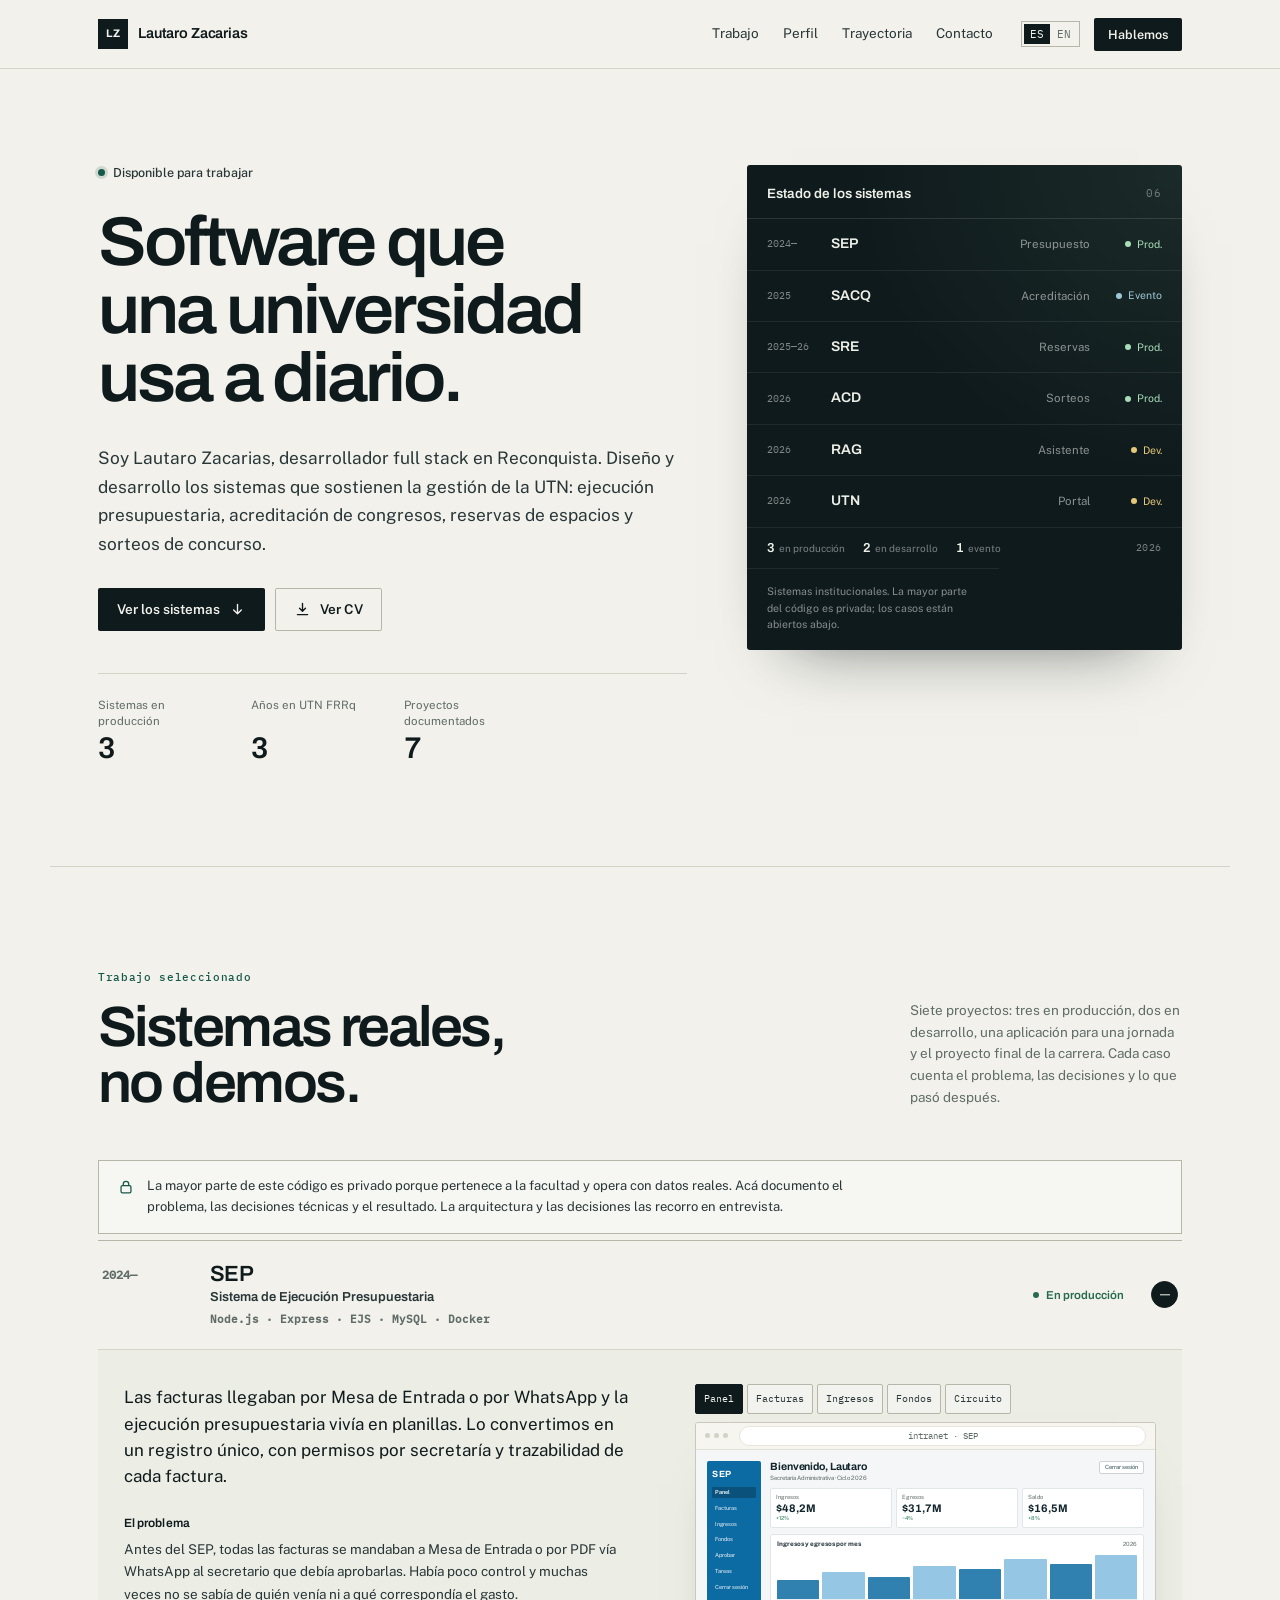
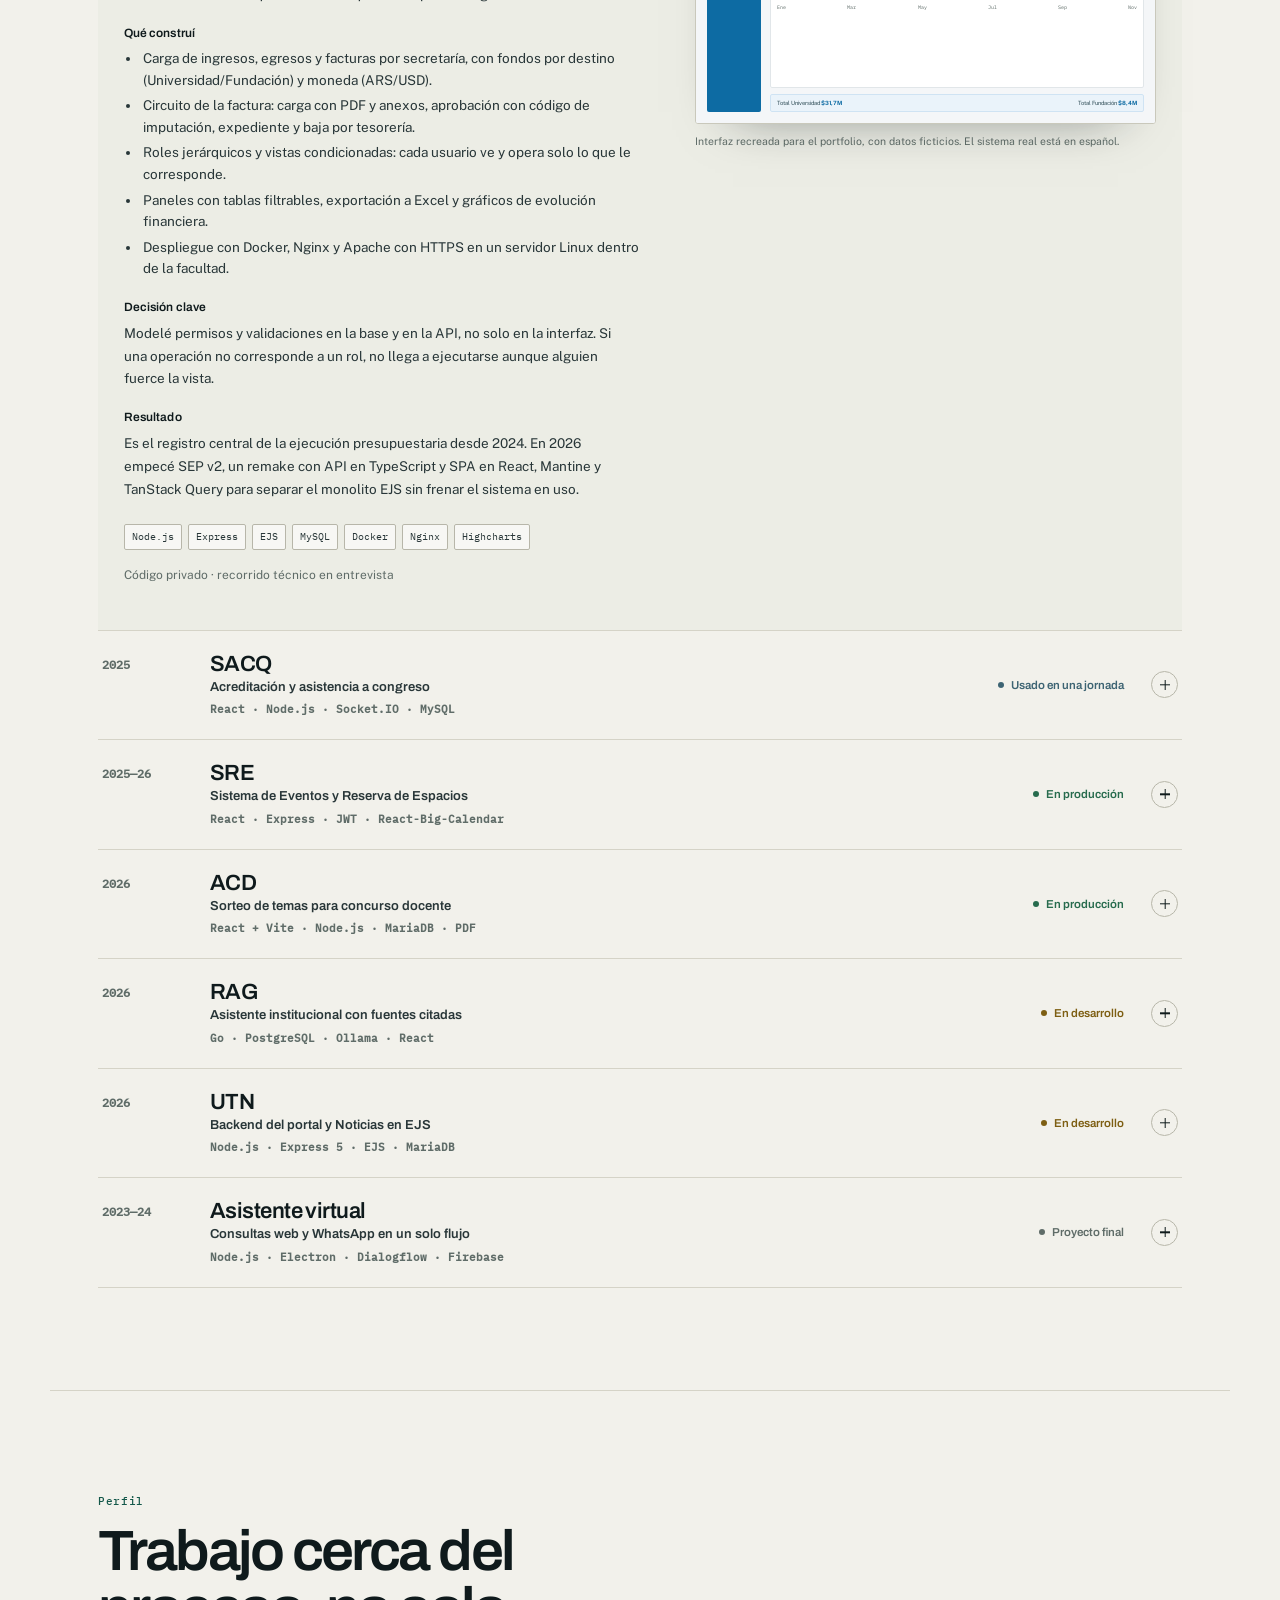
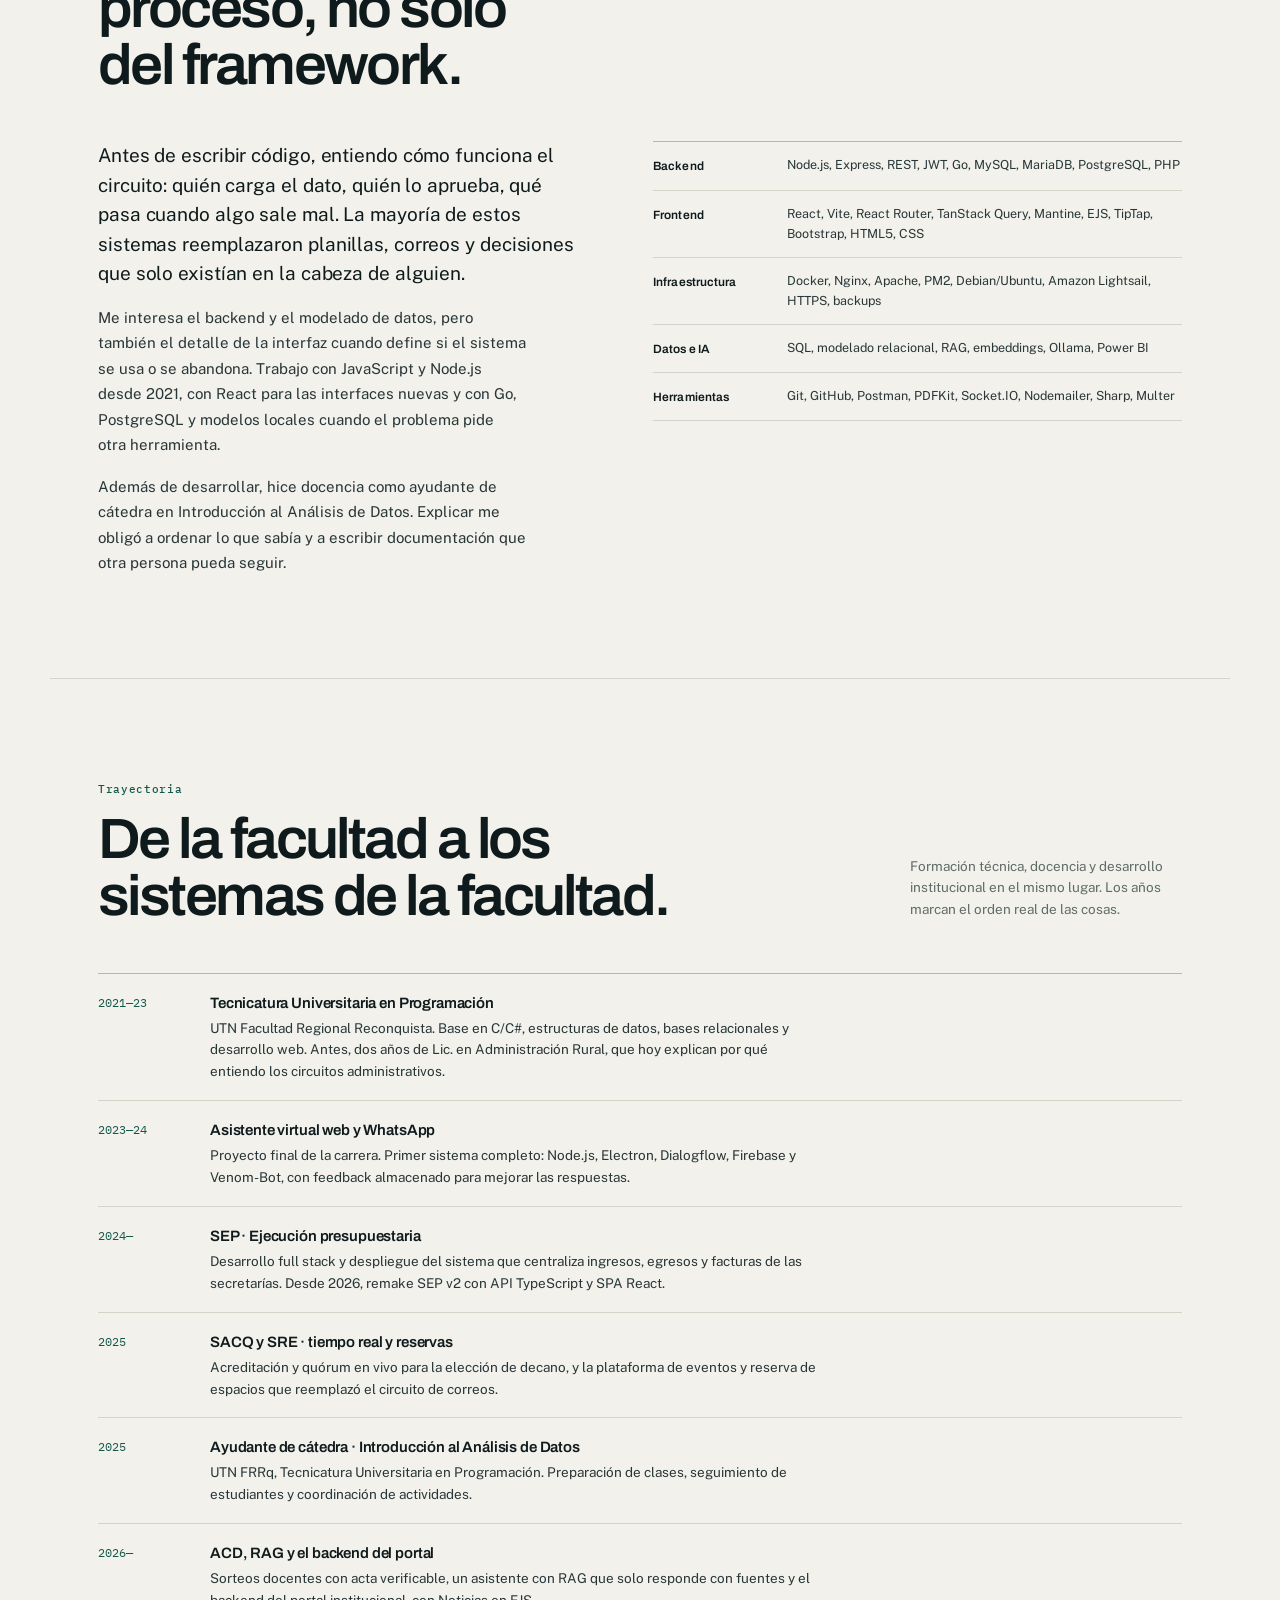
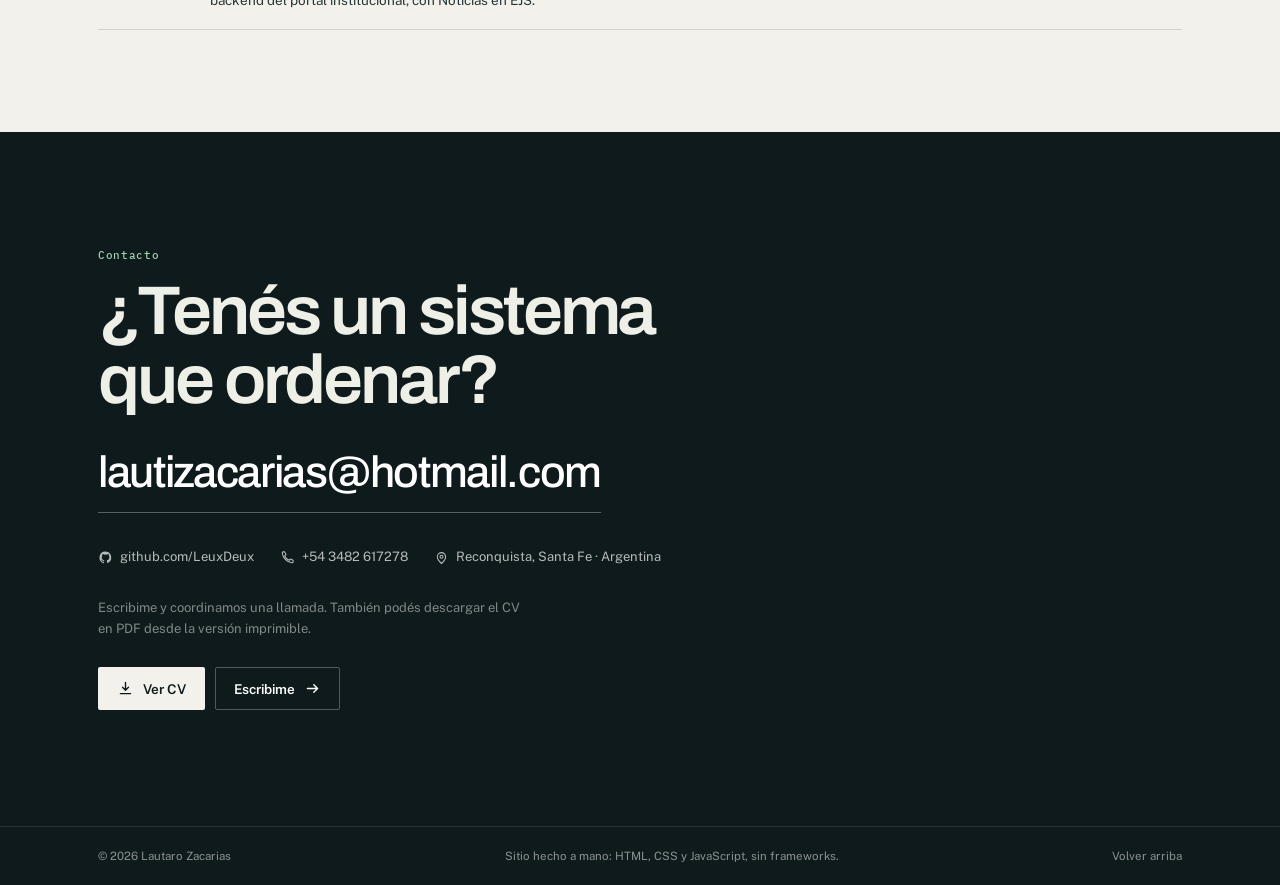
<file: index.html>
<!DOCTYPE html>
<html lang="es">
<head>
  <meta charset="utf-8">
  <meta name="viewport" content="width=device-width, initial-scale=1">
  <title>Lautaro Zacarias — Desarrollador full stack</title>
  <meta name="description" content="Desarrollador full stack en Reconquista, Argentina. Sistemas institucionales para la UTN: ejecución presupuestaria, reservas, sorteos, acreditación de congresos y un asistente con RAG.">
  <meta name="author" content="Lautaro Nahuel Zacarias">
  <meta name="theme-color" content="#f2f1eb">
  <meta property="og:type" content="website">
  <meta property="og:title" content="Lautaro Zacarias — Desarrollador full stack">
  <meta property="og:description" content="Sistemas institucionales: presupuesto, reservas, sorteos, acreditación de congresos y un asistente con RAG.">
  <meta property="og:locale" content="es_AR">
  <meta property="og:locale:alternate" content="en_US">
  <link rel="icon" href="assets/img/favicon.svg" type="image/svg+xml">
  <link rel="stylesheet" href="assets/css/fonts.css">
  <link rel="stylesheet" href="assets/css/styles.css">
  <noscript><style>.project__panel[hidden]{display:block}.project__toggle{display:none}</style></noscript>
  <script type="application/ld+json">
  {
    "@context": "https://schema.org",
    "@type": "Person",
    "name": "Lautaro Nahuel Zacarias",
    "jobTitle": "Desarrollador full stack",
    "email": "mailto:lautizacarias@hotmail.com",
    "telephone": "+54 3482 617278",
    "address": {
      "@type": "PostalAddress",
      "addressLocality": "Reconquista",
      "addressRegion": "Santa Fe",
      "addressCountry": "AR"
    },
    "sameAs": ["https://github.com/LeuxDeux"],
    "knowsAbout": ["Node.js", "React", "MySQL", "PostgreSQL", "Go", "Docker", "RAG"]
  }
  </script>
</head>
<body>
  <a class="skip-link" href="#trabajo" data-i18n="a11y.skip">Saltar al trabajo</a>

  <header class="site-header">
    <div class="wrap header__inner">
      <a class="brand" href="#top" aria-label="Lautaro Zacarias — inicio">
        <span class="brand__mark" aria-hidden="true">LZ</span>
        <span class="brand__name">Lautaro Zacarias</span>
      </a>

      <nav class="nav" aria-label="Secciones">
        <a href="#trabajo" data-i18n="nav.work">Trabajo</a>
        <a href="#perfil" data-i18n="nav.profile">Perfil</a>
        <a href="#trayectoria" data-i18n="nav.track">Trayectoria</a>
        <a href="#contacto" data-i18n="nav.contact">Contacto</a>
      </nav>

      <div class="header__tools">
        <div class="lang" role="group" aria-label="Idioma / Language">
          <button class="lang__btn is-active" type="button" data-lang="es" aria-pressed="true">ES</button>
          <button class="lang__btn" type="button" data-lang="en" aria-pressed="false">EN</button>
        </div>
        <a class="btn btn--small btn--dark" href="mailto:lautizacarias@hotmail.com">
          <span data-i18n="cta.talk">Hablemos</span>
        </a>
      </div>
    </div>
  </header>

  <main id="top">
    <section class="hero wrap">
      <div class="hero__copy">
        <p class="status">
          <span class="status__dot" aria-hidden="true"></span>
          <span data-i18n="hero.status">Disponible para trabajar</span>
        </p>

        <h1 data-i18n="hero.title">Software que una&nbsp;universidad usa a diario.</h1>

        <p class="hero__lead" data-i18n="hero.lead">Soy Lautaro Zacarias, desarrollador full stack en Reconquista. Diseño y desarrollo los sistemas que sostienen la gestión de la UTN: ejecución presupuestaria, acreditación de congresos, reservas de espacios y sorteos de concurso.</p>

        <div class="hero__actions">
          <a class="btn btn--dark" href="#trabajo">
            <span data-i18n="cta.work">Ver los sistemas</span>
            <svg class="icon" viewBox="0 0 20 20" aria-hidden="true"><path d="M10 4v11M5.5 10.5 10 15l4.5-4.5" fill="none" stroke="currentColor" stroke-width="1.6" stroke-linecap="round" stroke-linejoin="round"/></svg>
          </a>
          <a class="btn btn--ghost cv-link" href="cv/cv-es.html" target="_blank" rel="noopener noreferrer">
            <svg class="icon" viewBox="0 0 20 20" aria-hidden="true"><path d="M10 3v9m0 0 3.5-3.5M10 12 6.5 8.5M4 16h12" fill="none" stroke="currentColor" stroke-width="1.6" stroke-linecap="round" stroke-linejoin="round"/></svg>
            <span data-i18n="cta.cv">Ver CV</span>
          </a>
        </div>

        <dl class="hero__facts">
          <div>
            <dt data-i18n="fact.live.label">Sistemas en producción</dt>
            <dd>3</dd>
          </div>
          <div>
            <dt data-i18n="fact.years.label">Años en UTN FRRq</dt>
            <dd>3</dd>
          </div>
          <div>
            <dt data-i18n="fact.projects.label">Proyectos documentados</dt>
            <dd>7</dd>
          </div>
        </dl>
      </div>

      <aside class="board" aria-labelledby="board-title">
        <div class="board__head">
          <h2 class="board__title" id="board-title" data-i18n="board.title">Estado de los sistemas</h2>
          <span class="board__count" aria-hidden="true">06</span>
        </div>
        <ul class="board__list">
          <li>
            <a class="board__row" href="#sep">
              <span class="board__year">2024—</span>
              <span class="board__name">SEP</span>
              <span class="board__kind" data-i18n="board.sep">Presupuesto</span>
              <span class="board__state is-live"><i aria-hidden="true"></i><span data-i18n="state.live.short">Prod.</span></span>
            </a>
          </li>
          <li>
            <a class="board__row" href="#sacq">
              <span class="board__year">2025</span>
              <span class="board__name">SACQ</span>
              <span class="board__kind" data-i18n="board.sacq">Acreditación</span>
              <span class="board__state is-event"><i aria-hidden="true"></i><span data-i18n="state.event.short">Evento</span></span>
            </a>
          </li>
          <li>
            <a class="board__row" href="#sre">
              <span class="board__year">2025—26</span>
              <span class="board__name">SRE</span>
              <span class="board__kind" data-i18n="board.sre">Reservas</span>
              <span class="board__state is-live"><i aria-hidden="true"></i><span data-i18n="state.live.short">Prod.</span></span>
            </a>
          </li>
          <li>
            <a class="board__row" href="#acd">
              <span class="board__year">2026</span>
              <span class="board__name">ACD</span>
              <span class="board__kind" data-i18n="board.acd">Sorteos</span>
              <span class="board__state is-live"><i aria-hidden="true"></i><span data-i18n="state.live.short">Prod.</span></span>
            </a>
          </li>
          <li>
            <a class="board__row" href="#rag">
              <span class="board__year">2026</span>
              <span class="board__name">RAG</span>
              <span class="board__kind" data-i18n="board.rag">Asistente</span>
              <span class="board__state is-building"><i aria-hidden="true"></i><span data-i18n="state.dev.short">Dev.</span></span>
            </a>
          </li>
          <li>
            <a class="board__row" href="#portal">
              <span class="board__year">2026</span>
              <span class="board__name">UTN</span>
              <span class="board__kind" data-i18n="board.portal">Portal</span>
              <span class="board__state is-building"><i aria-hidden="true"></i><span data-i18n="state.dev.short">Dev.</span></span>
            </a>
          </li>
        </ul>
        <div class="board__stats">
          <span><b>3</b><span data-i18n="board.stats.live">en producción</span></span>
          <span><b>2</b><span data-i18n="board.stats.dev">en desarrollo</span></span>
          <span><b>1</b><span data-i18n="board.stats.event">evento</span></span>
          <span class="board__stamp" aria-hidden="true">2026</span>
        </div>
        <p class="board__note" data-i18n="board.note">Sistemas institucionales. La mayor parte del código es privada; los casos están abiertos abajo.</p>
      </aside>
    </section>

    <section class="section wrap" id="trabajo">
      <div class="section__head">
        <div>
          <p class="kicker" data-i18n="work.kicker">Trabajo seleccionado</p>
          <h2 data-i18n="work.title">Sistemas reales, no demos.</h2>
        </div>
        <p class="section__note" data-i18n="work.note">Siete proyectos: tres en producción, dos en desarrollo, una aplicación para una jornada y el proyecto final de la carrera. Cada caso cuenta el problema, las decisiones y lo que pasó después.</p>
      </div>

      <div class="privacy-note">
        <svg class="icon" viewBox="0 0 20 20" aria-hidden="true"><rect x="4.5" y="8.5" width="11" height="8" rx="1.5" fill="none" stroke="currentColor" stroke-width="1.4"/><path d="M7 8.5V6.8a3 3 0 0 1 6 0v1.7" fill="none" stroke="currentColor" stroke-width="1.4"/></svg>
        <p data-i18n="work.private">La mayor parte de este código es privado porque pertenece a la facultad y opera con datos reales. Acá documento el problema, las decisiones técnicas y el resultado. La arquitectura y las decisiones las recorro en entrevista.</p>
      </div>

      <div class="projects">
        <!-- SEP -->
        <article class="project" id="sep">
          <h3>
            <button class="project__trigger" type="button" aria-expanded="true" aria-controls="sep-panel">
              <span class="project__year">2024—</span>
              <span class="project__id">
                <span class="project__name">SEP</span>
                <span class="project__sub" data-i18n="p.sep.sub">Sistema de Ejecución Presupuestaria</span>
                <span class="project__meta">Node.js · Express · EJS · MySQL · Docker</span>
              </span>
              <span class="project__state is-live"><i aria-hidden="true"></i><span data-i18n="state.live">En producción</span></span>
              <span class="project__toggle" aria-hidden="true"></span>
            </button>
          </h3>
          <div class="project__panel" id="sep-panel">
            <div class="project__body">
              <div class="project__text">
                <p class="project__lead" data-i18n="p.sep.lead">Las facturas llegaban por Mesa de Entrada o por WhatsApp y la ejecución presupuestaria vivía en planillas. Lo convertimos en un registro único, con permisos por secretaría y trazabilidad de cada factura.</p>

                <div class="case">
                  <h4 data-i18n="case.problem">El problema</h4>
                  <p data-i18n="p.sep.problem">Antes del SEP, todas las facturas se mandaban a Mesa de Entrada o por PDF vía WhatsApp al secretario que debía aprobarlas. Había poco control y muchas veces no se sabía de quién venía ni a qué correspondía el gasto.</p>
                </div>

                <div class="case">
                  <h4 data-i18n="case.built">Qué construí</h4>
                  <ul>
                    <li data-i18n="p.sep.b1">Carga de ingresos, egresos y facturas por secretaría, con fondos por destino (Universidad/Fundación) y moneda (ARS/USD).</li>
                    <li data-i18n="p.sep.b2">Circuito de la factura: carga con PDF y anexos, aprobación con código de imputación, expediente y baja por tesorería.</li>
                    <li data-i18n="p.sep.b3">Roles jerárquicos y vistas condicionadas: cada usuario ve y opera solo lo que le corresponde.</li>
                    <li data-i18n="p.sep.b4">Paneles con tablas filtrables, exportación a Excel y gráficos de evolución financiera.</li>
                    <li data-i18n="p.sep.b5">Despliegue con Docker, Nginx y Apache con HTTPS en un servidor Linux dentro de la facultad.</li>
                  </ul>
                </div>

                <div class="case">
                  <h4 data-i18n="case.decision">Decisión clave</h4>
                  <p data-i18n="p.sep.decision">Modelé permisos y validaciones en la base y en la API, no solo en la interfaz. Si una operación no corresponde a un rol, no llega a ejecutarse aunque alguien fuerce la vista.</p>
                </div>

                <div class="case">
                  <h4 data-i18n="case.result">Resultado</h4>
                  <p data-i18n="p.sep.result">Es el registro central de la ejecución presupuestaria desde 2024. En 2026 empecé SEP v2, un remake con API en TypeScript y SPA en React, Mantine y TanStack Query para separar el monolito EJS sin frenar el sistema en uso.</p>
                </div>

                <ul class="tags">
                  <li>Node.js</li><li>Express</li><li>EJS</li><li>MySQL</li><li>Docker</li><li>Nginx</li><li>Highcharts</li>
                </ul>
                <p class="project__repo"><span class="lock" data-i18n="repo.private">Código privado · recorrido técnico en entrevista</span></p>
              </div>

              <figure class="project__visual">
                <div class="shots" data-shots>
                  <div class="shots__tabs" role="tablist" aria-label="Módulos del SEP">
                    <button class="shots__tab is-active" type="button" role="tab" id="sep-tab-overview" aria-selected="true" aria-controls="sep-shot-overview" tabindex="0" data-i18n="shots.sep.overview">Panel</button>
                    <button class="shots__tab" type="button" role="tab" id="sep-tab-invoices" aria-selected="false" aria-controls="sep-shot-invoices" tabindex="-1" data-i18n="shots.sep.invoices">Facturas</button>
                    <button class="shots__tab" type="button" role="tab" id="sep-tab-income" aria-selected="false" aria-controls="sep-shot-income" tabindex="-1" data-i18n="shots.sep.income">Ingresos</button>
                    <button class="shots__tab" type="button" role="tab" id="sep-tab-funds" aria-selected="false" aria-controls="sep-shot-funds" tabindex="-1" data-i18n="shots.sep.funds">Fondos</button>
                    <button class="shots__tab" type="button" role="tab" id="sep-tab-flow" aria-selected="false" aria-controls="sep-shot-flow" tabindex="-1" data-i18n="shots.sep.flow">Circuito</button>
                  </div>
                  <div class="shots__stage">
                    <div class="screen" id="sep-shot-overview" role="tabpanel" aria-labelledby="sep-tab-overview" aria-hidden="true">
                      <div class="screen__bar"><i></i><i></i><i></i><span class="screen__url">intranet · SEP</span></div>
                      <div class="m m--sep">
                        <aside class="m-side">
                          <b>SEP</b>
                          <span class="is-on">Panel</span>
                          <span>Facturas</span>
                          <span>Ingresos</span>
                          <span>Fondos</span>
                          <span>Aprobar</span>
                          <span>Tareas</span>
                          <span>Cerrar sesión</span>
                        </aside>
                        <div class="m-main">
                          <div class="m-head">
                            <div><b>Bienvenido, Lautaro</b><small>Secretaría Administrativa · Ciclo 2026</small></div>
                            <span class="m-btn">Cerrar sesión</span>
                          </div>
                          <div class="m-kpis">
                            <div><small>Ingresos</small><strong>$48,2M</strong><em>+12%</em></div>
                            <div><small>Egresos</small><strong>$31,7M</strong><em>−4%</em></div>
                            <div><small>Saldo</small><strong>$16,5M</strong><em>+8%</em></div>
                          </div>
                          <div class="m-chart">
                            <div class="m-chart__head"><b>Ingresos y egresos por mes</b><span>2026</span></div>
                            <div class="m-bars">
                              <span style="--h:42%"></span><span style="--h:58%"></span><span style="--h:48%"></span><span style="--h:72%"></span><span style="--h:64%"></span><span style="--h:86%"></span><span style="--h:76%"></span><span style="--h:94%"></span>
                            </div>
                            <div class="m-axis"><span>Ene</span><span>Mar</span><span>May</span><span>Jul</span><span>Sep</span><span>Nov</span></div>
                          </div>
                          <div class="m-totals"><span>Total Universidad <b>$31,7M</b></span><span>Total Fundación <b>$8,4M</b></span></div>
                        </div>
                      </div>
                    </div>

                    <div class="screen" id="sep-shot-invoices" role="tabpanel" aria-labelledby="sep-tab-invoices" aria-hidden="true" hidden>
                      <div class="screen__bar"><i></i><i></i><i></i><span class="screen__url">intranet · SEP</span></div>
                      <div class="m m--sep">
                        <aside class="m-side">
                          <b>SEP</b>
                          <span>Panel</span>
                          <span class="is-on">Facturas</span>
                          <span>Ingresos</span>
                          <span>Fondos</span>
                          <span>Aprobar</span>
                          <span>Tareas</span>
                          <span>Cerrar sesión</span>
                        </aside>
                        <div class="m-main">
                          <div class="m-head">
                            <div><b>Facturas</b><small>Carga y revisión de estados</small></div>
                            <span class="m-btn m-btn--primary">+ Cargar factura</span>
                          </div>
                          <div class="m-filters">
                            <span class="m-select">Estado: Todos</span>
                            <span class="m-search">Buscar factura…</span>
                            <span class="m-link">Aprobar / Rechazar</span>
                          </div>
                          <table class="m-table">
                            <thead><tr><th>Fecha de carga</th><th>Proveedor</th><th>N° Factura</th><th>Monto</th><th>Estado</th></tr></thead>
                            <tbody>
                              <tr><td>18/11</td><td>Gráfica Norte</td><td>0001-000124</td><td>$1.240.000</td><td><span class="m-chip m-chip--ok">Aceptada</span></td></tr>
                              <tr><td>18/11</td><td>Insumos Sur</td><td>0001-000125</td><td>$860.000</td><td><span class="m-chip m-chip--wait">En proceso</span></td></tr>
                              <tr><td>17/11</td><td>Office Total</td><td>0001-000123</td><td>$2.310.000</td><td><span class="m-chip m-chip--muted">Pagada</span></td></tr>
                              <tr><td>15/11</td><td>Servicios RQ</td><td>0001-000122</td><td>$390.000</td><td><span class="m-chip m-chip--bad">Denegada</span></td></tr>
                            </tbody>
                            <tfoot><tr><td colspan="3">Total general</td><td>$4.800.000</td><td></td></tr></tfoot>
                          </table>
                          <div class="m-foot"><span>Total Universidad $3,6M</span><span>Total Fundación $1,2M</span><span>12 facturas</span></div>
                        </div>
                      </div>
                    </div>

                    <div class="screen" id="sep-shot-income" role="tabpanel" aria-labelledby="sep-tab-income" aria-hidden="true" hidden>
                      <div class="screen__bar"><i></i><i></i><i></i><span class="screen__url">intranet · SEP</span></div>
                      <div class="m m--sep">
                        <aside class="m-side">
                          <b>SEP</b>
                          <span>Panel</span>
                          <span>Facturas</span>
                          <span class="is-on">Ingresos</span>
                          <span>Fondos</span>
                          <span>Aprobar</span>
                          <span>Tareas</span>
                          <span>Cerrar sesión</span>
                        </aside>
                        <div class="m-main">
                          <div class="m-head">
                            <div><b>Ingresos</b><small>Carga según categorías · Ciclo 2026</small></div>
                            <span class="m-btn m-btn--primary">+ Nuevo ingreso</span>
                          </div>
                          <div class="m-filters">
                            <span class="m-select">Categoría: Todas</span>
                            <span class="m-search">Buscar ingreso…</span>
                            <span class="m-link">Exportar</span>
                          </div>
                          <table class="m-table">
                            <thead><tr><th>Fecha de ingreso</th><th>Nombre del ingreso</th><th>Categoría</th><th>Monto</th></tr></thead>
                            <tbody>
                              <tr><td>04/11</td><td>Aportes provinciales</td><td>Transferencias</td><td>$12.000.000</td></tr>
                              <tr><td>12/11</td><td>Convenio municipio</td><td>Convenios</td><td>$8.500.000</td></tr>
                              <tr><td>18/11</td><td>Cursos y capacitaciones</td><td>Recursos propios</td><td>$3.200.000</td></tr>
                              <tr><td>20/11</td><td>Alquiler de auditorio</td><td>Servicios</td><td>$1.450.000</td></tr>
                            </tbody>
                            <tfoot><tr><td colspan="3">Total ingresos</td><td>$25.150.000</td></tr></tfoot>
                          </table>
                          <div class="m-foot"><span>5 ingresos cargados</span><span>Usuario: L. Zacarias</span><span>Ciclo 2026</span></div>
                        </div>
                      </div>
                    </div>

                    <div class="screen" id="sep-shot-funds" role="tabpanel" aria-labelledby="sep-tab-funds" aria-hidden="true" hidden>
                      <div class="screen__bar"><i></i><i></i><i></i><span class="screen__url">intranet · SEP</span></div>
                      <div class="m m--sep">
                        <aside class="m-side">
                          <b>SEP</b>
                          <span>Panel</span>
                          <span>Facturas</span>
                          <span>Ingresos</span>
                          <span class="is-on">Fondos</span>
                          <span>Aprobar</span>
                          <span>Tareas</span>
                          <span>Cerrar sesión</span>
                        </aside>
                        <div class="m-main">
                          <div class="m-head">
                            <div><b>Fondos disponibles</b><small>Semanales · actualizado 18/11/2026</small></div>
                            <span class="m-btn m-btn--primary">+ Cargar fondos</span>
                          </div>
                          <div class="m-funds">
                            <div><small>Universidad · ARS</small><strong>$12,4M</strong></div>
                            <div><small>Universidad · USD</small><strong>US$ 8.200</strong></div>
                            <div><small>Fundación · ARS</small><strong>$4,1M</strong></div>
                            <div><small>Fundación · USD</small><strong>US$ 2.400</strong></div>
                          </div>
                          <table class="m-table">
                            <thead><tr><th>Categoría</th><th>Universidad</th><th>Fundación</th><th>Fecha de carga</th></tr></thead>
                            <tbody>
                              <tr><td>Funcionamiento</td><td>$3.200.000</td><td>$1.100.000</td><td>18/11</td></tr>
                              <tr><td>Servicios</td><td>$2.400.000</td><td>$800.000</td><td>18/11</td></tr>
                              <tr><td>Mantenimiento</td><td>$1.800.000</td><td>$600.000</td><td>18/11</td></tr>
                            </tbody>
                          </table>
                          <div class="m-foot"><span>4 categorías de fondos</span><span>Moneda ARS + USD</span><span>Ciclo 2026</span></div>
                        </div>
                      </div>
                    </div>

                    <div class="screen" id="sep-shot-flow" role="tabpanel" aria-labelledby="sep-tab-flow" aria-hidden="true" hidden>
                      <div class="screen__bar"><i></i><i></i><i></i><span class="screen__url">intranet · SEP</span></div>
                      <div class="m m--flow">
                        <div class="m-head">
                          <div><b>Circuito de la factura</b><small>De la carga a la baja contable</small></div>
                          <span class="m-chip m-chip--info">5 etapas</span>
                        </div>
                        <div class="m-flow">
                          <div class="m-step"><span class="m-step__n">1</span><div><b>Carga</b><small>Secretaría · PDF + hasta 4 anexos</small></div><span class="m-chip m-chip--wait">en proceso</span></div>
                          <div class="m-step"><span class="m-step__n">2</span><div><b>Analíticas</b><small>Administración · revisa cada factura</small></div><span class="m-chip m-chip--wait">en proceso</span></div>
                          <div class="m-step"><span class="m-step__n">3</span><div><b>Decisión</b><small>Administración · código de imputación</small></div><span class="m-chip m-chip--ok">aceptada</span></div>
                          <div class="m-step"><span class="m-step__n">4</span><div><b>Expediente</b><small>Mesa de Entrada · número de 8 dígitos</small></div><span class="m-chip m-chip--info">asignado</span></div>
                          <div class="m-step"><span class="m-step__n">5</span><div><b>Baja</b><small>Tesorería · baja lógica de pago</small></div><span class="m-chip m-chip--muted">pagada</span></div>
                        </div>
                        <div class="m-decision">
                          <div class="m-decision__field"><small>Código de imputación</small><b>51702005</b></div>
                          <div class="m-decision__actions"><span class="m-btn m-btn--primary">Aceptar</span><span class="m-btn m-btn--danger">Rechazar</span></div>
                        </div>
                        <p class="m-rule">Sin código no se aprueba. Sin expediente no se paga. El rechazo es terminal.</p>
                      </div>
                    </div>
                  </div>
                </div>
                <figcaption data-i18n="mock.note">Interfaz recreada para el portfolio, con datos ficticios. El sistema real está en español.</figcaption>
</figure>
            </div>
          </div>
        </article>

        <!-- SACQ -->
        <article class="project" id="sacq">
          <h3>
            <button class="project__trigger" type="button" aria-expanded="false" aria-controls="sacq-panel">
              <span class="project__year">2025</span>
              <span class="project__id">
                <span class="project__name">SACQ</span>
                <span class="project__sub" data-i18n="p.sacq.sub">Acreditación y asistencia a congreso</span>
                <span class="project__meta">React · Node.js · Socket.IO · MySQL</span>
              </span>
              <span class="project__state is-event"><i aria-hidden="true"></i><span data-i18n="state.event">Usado en una jornada</span></span>
              <span class="project__toggle" aria-hidden="true"></span>
            </button>
          </h3>
          <div class="project__panel" id="sacq-panel" hidden>
            <div class="project__body">
              <div class="project__text">
                <p class="project__lead" data-i18n="p.sacq.lead">Una elección de decano y vicedecano se define en un día. El sistema tenía que acreditar consejeros, registrar entradas y salidas y mostrar el quórum en vivo sin margen para errores.</p>

                <div class="case">
                  <h4 data-i18n="case.problem">El problema</h4>
                  <p data-i18n="p.sacq.problem">La acreditación se hacía en papel y el conteo se actualizaba a mano. Autoridades, operadores y consejeros necesitaban mirar el mismo número al mismo tiempo.</p>
                </div>

                <div class="case">
                  <h4 data-i18n="case.built">Qué construí</h4>
                  <ul>
                    <li data-i18n="p.sacq.b1">Acceso por QR a la aplicación; acreditación por documento contra el padrón de participantes.</li>
                    <li data-i18n="p.sacq.b2">Registro de entrada y salida del recinto, con historial por consejero.</li>
                    <li data-i18n="p.sacq.b3">Dashboards públicos y privados que se actualizan por WebSockets en cuanto cambia la asistencia.</li>
                    <li data-i18n="p.sacq.b4">Roles operativos: carga de votos para el escrutinio y control de asistencia para el resto de los usuarios.</li>
                    <li data-i18n="p.sacq.b5">Registro de eventos del cliente y datos del dispositivo para trazabilidad.</li>
                  </ul>
                </div>

                <div class="case">
                  <h4 data-i18n="case.decision">Decisión clave</h4>
                  <p data-i18n="p.sacq.decision">El estado de asistencia se deriva del último registro, no de un contador que se pueda desincronizar. Cada movimiento emite un evento y todos los tableros recalculan desde la misma fuente.</p>
                </div>

                <div class="case">
                  <h4 data-i18n="case.result">Resultado</h4>
                  <p data-i18n="p.sacq.result">Se usó en la jornada electoral de septiembre de 2025. El quórum y la acreditación se siguieron en pantallas dentro del recinto, sin conteos paralelos.</p>
                </div>

                <ul class="tags">
                  <li>React</li><li>Node.js</li><li>Express</li><li>Socket.IO</li><li>MySQL</li><li>Apache</li><li>Lightsail</li>
                </ul>
                <p class="project__repo">
                  <a class="text-link" href="https://github.com/LeuxDeux/congreso-asistencia" target="_blank" rel="noopener noreferrer">
                    <span data-i18n="repo.public">Ver repositorio</span>
                    <svg class="icon" viewBox="0 0 20 20" aria-hidden="true"><path d="M7 13 13 7M8 7h5v5" fill="none" stroke="currentColor" stroke-width="1.5" stroke-linecap="round" stroke-linejoin="round"/></svg>
                  </a>
                </p>
              </div>

              <figure class="project__visual">
                <div class="screen" aria-hidden="true">
                  <div class="screen__bar"><i></i><i></i><i></i><span class="screen__url">intranet · SACQ</span></div>
                  <div class="ui ui--sacq" aria-hidden="true">
                    <div class="sacq__head">
                      <span>Acreditación · Congreso 2025</span>
                      <span class="sacq__meta">
                        <span class="sacq__qr">
                          <svg viewBox="0 0 9 9" aria-hidden="true">
                            <rect width="9" height="9" fill="#fff"/>
                            <g fill="#0f1a1c">
                              <path d="M0 0h3v3H0zm1 1v1h1V1zM6 0h3v3H6zm1 1v1h1V1zM0 6h3v3H0zm1 1v1h1V1z"/>
                              <path d="M4 1h1v1H4zM4 2h1v1H4zM4 4h1v1H4zM2 4h1v1H2zM6 4h1v1H6zM8 4h1v1H8zM4 6h1v1H4zM4 7h1v1H4zM7 6h1v1H7zM6 8h1v1H6zM8 7h1v1H8z"/>
                            </g>
                          </svg>
                          Acceso
                        </span>
                        <span class="live"><i></i>En vivo</span>
                      </span>
                    </div>
                    <div class="sacq__count">
                      <strong>412</strong><span>/ 480 consejeros</span>
                    </div>
                    <div class="progress"><span style="--w:86%"></span></div>
                    <div class="sacq__legend"><span>Presentes 412</span><span>Acreditados 428</span><span>Quórum 86%</span></div>
                    <div class="sacq__list">
                      <div class="scan"><span class="avatar">MR</span><span class="scan__name">M. Rodríguez<small>Acreditada 09:12</small></span><span class="chip chip--ok">Dentro</span></div>
                      <div class="scan"><span class="avatar">LG</span><span class="scan__name">L. Gómez<small>Salida 09:31</small></span><span class="chip chip--out">Fuera</span></div>
                      <div class="scan"><span class="avatar">AB</span><span class="scan__name">A. Benítez<small>Acreditado 09:34</small></span><span class="chip chip--ok">Dentro</span></div>
                    </div>
                  </div>
                </div>
                <figcaption data-i18n="mock.note">Interfaz recreada para el portfolio, con datos ficticios. El sistema real está en español.</figcaption>
              </figure>
            </div>
          </div>
        </article>

        <!-- SRE -->
        <article class="project" id="sre">
          <h3>
            <button class="project__trigger" type="button" aria-expanded="false" aria-controls="sre-panel">
              <span class="project__year">2025—26</span>
              <span class="project__id">
                <span class="project__name">SRE</span>
                <span class="project__sub" data-i18n="p.sre.sub">Sistema de Eventos y Reserva de Espacios</span>
                <span class="project__meta">React · Express · JWT · React-Big-Calendar</span>
              </span>
              <span class="project__state is-live"><i aria-hidden="true"></i><span data-i18n="state.live">En producción</span></span>
              <span class="project__toggle" aria-hidden="true"></span>
            </button>
          </h3>
          <div class="project__panel" id="sre-panel" hidden>
            <div class="project__body">
              <div class="project__text">
                <p class="project__lead" data-i18n="p.sre.lead">Reservar un aula o un laboratorio dependía de un Excel compartido y correos cruzados. SRE separó dos necesidades que se pisaban: comunicar eventos y reservar espacios con reglas claras.</p>

                <div class="case">
                  <h4 data-i18n="case.problem">El problema</h4>
                  <p data-i18n="p.sre.problem">Antes de SRE, las reservas se manejaban en un Excel compartido entre mucha gente que podía reservar espacios. Cualquiera podía editarlo y era difícil saber qué espacio estaba realmente libre.</p>
                </div>

                <div class="case">
                  <h4 data-i18n="case.built">Qué construí</h4>
                  <ul>
                    <li data-i18n="p.sre.b1">Módulos separados de eventos a comunicar y reservas de espacios, con calendario mensual, semanal y diario.</li>
                    <li data-i18n="p.sre.b2">Aprobación automática o condicional por espacio, con bandeja única de solicitudes de eventos y reservas.</li>
                    <li data-i18n="p.sre.b3">Gestión de espacios con capacidad, recursos asignados y disponibilidad en tiempo real.</li>
                    <li data-i18n="p.sre.b4">Auditoría de cada acción, notificaciones por correo y paneles de usuarios, categorías y recursos.</li>
                  </ul>
                </div>

                <div class="case">
                  <h4 data-i18n="case.decision">Decisión clave</h4>
                  <p data-i18n="p.sre.decision">La validación de superposición corre en el backend antes de confirmar, no solo en el calendario. La interfaz puede mostrarse desactualizada; la reserva no puede quedar duplicada.</p>
                </div>

                <div class="case">
                  <h4 data-i18n="case.result">Resultado</h4>
                  <p data-i18n="p.sre.result">Reemplazó el circuito de correos para reservas y eventos. Hoy se usa para asignar espacios y comunicar actividades, con historial y estados de aprobación.</p>
                </div>

                <ul class="tags">
                  <li>React 19</li><li>Express 5</li><li>JWT</li><li>MySQL</li><li>Nodemailer</li><li>Apache</li>
                </ul>
                <p class="project__repo">
                  <a class="text-link" href="https://github.com/LeuxDeux/SRE" target="_blank" rel="noopener noreferrer">
                    <span data-i18n="repo.public">Ver repositorio</span>
                    <svg class="icon" viewBox="0 0 20 20" aria-hidden="true"><path d="M7 13 13 7M8 7h5v5" fill="none" stroke="currentColor" stroke-width="1.5" stroke-linecap="round" stroke-linejoin="round"/></svg>
                  </a>
                </p>
              </div>

              <figure class="project__visual">
                <div class="shots" data-shots>
                  <div class="shots__tabs" role="tablist" aria-label="Módulos de SRE">
                    <button class="shots__tab is-active" type="button" role="tab" id="sre-tab-events" aria-selected="true" aria-controls="sre-shot-events" tabindex="0" data-i18n="shots.sre.events">Eventos</button>
                    <button class="shots__tab" type="button" role="tab" id="sre-tab-calendar" aria-selected="false" aria-controls="sre-shot-calendar" tabindex="-1" data-i18n="shots.sre.calendar">Reservas</button>
                    <button class="shots__tab" type="button" role="tab" id="sre-tab-approvals" aria-selected="false" aria-controls="sre-shot-approvals" tabindex="-1" data-i18n="shots.sre.approvals">Aprobaciones</button>
                    <button class="shots__tab" type="button" role="tab" id="sre-tab-spaces" aria-selected="false" aria-controls="sre-shot-spaces" tabindex="-1" data-i18n="shots.sre.spaces">Espacios</button>
                    <button class="shots__tab" type="button" role="tab" id="sre-tab-audit" aria-selected="false" aria-controls="sre-shot-audit" tabindex="-1" data-i18n="shots.sre.audit">Auditoría</button>
                  </div>
                  <div class="shots__stage">
                    <div class="screen" id="sre-shot-events" role="tabpanel" aria-labelledby="sre-tab-events" aria-hidden="true">
                      <div class="screen__bar"><i></i><i></i><i></i><span class="screen__url">intranet · SRE</span></div>
                      <div class="m m--sre">
                        <div class="m-topbar"><b>SRE <span>· UTN FRRq</span></b><span>Bienvenido, M. Gómez · Secretaría</span></div>
                        <div class="m-head">
                          <div><b>Gestión de Eventos</b><small>Eventos a comunicar</small></div>
                          <div class="m-head__actions"><span class="m-btn">Auditoría</span><span class="m-btn m-btn--primary">+ Nuevo evento</span></div>
                        </div>
                        <div class="m-filters"><span class="m-search">Buscar por nombre, categoría…</span><span class="m-link">5 eventos</span></div>
                        <table class="m-table">
                          <thead><tr><th>Nombre</th><th>Fecha</th><th>Categoría</th><th>Secretaría</th><th>Estado</th></tr></thead>
                          <tbody>
                            <tr><td>Charla de IA</td><td>28/11</td><td>Charla</td><td>Académica</td><td><span class="m-chip m-chip--wait">pendiente</span></td></tr>
                            <tr><td>Muestra de carreras</td><td>02/12</td><td>Difusión</td><td>General</td><td><span class="m-chip m-chip--ok">aprobado</span></td></tr>
                            <tr><td>Taller de robótica</td><td>05/12</td><td>Taller</td><td>Extensión</td><td><span class="m-chip m-chip--ok">aprobado</span></td></tr>
                            <tr><td>Concierto de fin de año</td><td>12/12</td><td>Cultural</td><td>Extensión</td><td><span class="m-chip m-chip--wait">pendiente</span></td></tr>
                          </tbody>
                        </table>
                        <div class="m-foot"><span>2 pendientes</span><span>2 aprobados</span><span>1 evento con archivos</span></div>
                      </div>
                    </div>

                    <div class="screen" id="sre-shot-calendar" role="tabpanel" aria-labelledby="sre-tab-calendar" aria-hidden="true" hidden>
                      <div class="screen__bar"><i></i><i></i><i></i><span class="screen__url">intranet · SRE</span></div>
                      <div class="m m--sre">
                        <div class="m-topbar"><b>SRE <span>· UTN FRRq</span></b><span>Bienvenido, M. Gómez · Secretaría</span></div>
                        <div class="m-head">
                          <div><b>Calendario de Reservas</b><small>Semana del 23 al 27 de noviembre</small></div>
                          <div class="m-head__actions">
                            <span class="m-seg"><span>Mes</span><span class="is-on">Semana</span><span>Día</span></span>
                            <span class="m-btn m-btn--primary">+ Nueva reserva</span>
                          </div>
                        </div>
                        <div class="cal">
                          <span class="cal__corner"></span>
                          <span class="cal__day">Lun 23</span><span class="cal__day">Mar 24</span><span class="cal__day">Mié 25</span><span class="cal__day">Jue 26</span><span class="cal__day">Vie 27</span>
                          <span class="cal__time">08:00</span><span class="cal__slot"></span><span class="cal__slot"></span><span class="ev ev--a">Aula 3<br>Física II</span><span class="cal__slot"></span><span class="cal__slot"></span>
                          <span class="cal__time">10:00</span><span class="ev ev--b">Lab. Redes<br>Práctica</span><span class="cal__slot"></span><span class="cal__slot"></span><span class="ev ev--a">Aula 7<br>Consejo</span><span class="cal__slot"></span>
                          <span class="cal__time">12:00</span><span class="cal__slot"></span><span class="ev ev--c">Sum<br>Charla</span><span class="cal__slot"></span><span class="cal__slot"></span><span class="ev ev--b">Aula 2<br>Examen</span>
                          <span class="cal__time">14:00</span><span class="cal__slot"></span><span class="cal__slot"></span><span class="ev ev--b">Lab. Info<br>Taller</span><span class="cal__slot"></span><span class="cal__slot"></span>
                        </div>
                        <div class="cal__foot"><span class="dot dot--a"></span>Confirmada <span class="dot dot--b"></span>Pendiente <span class="dot dot--c"></span>Evento</div>
                        <div class="m-foot"><span>8 confirmadas</span><span>3 pendientes</span><span>2 espacios</span></div>
                      </div>
                    </div>

                    <div class="screen" id="sre-shot-approvals" role="tabpanel" aria-labelledby="sre-tab-approvals" aria-hidden="true" hidden>
                      <div class="screen__bar"><i></i><i></i><i></i><span class="screen__url">intranet · SRE</span></div>
                      <div class="m m--sre">
                        <div class="m-topbar"><b>SRE <span>· UTN FRRq</span></b><span>Bienvenido, M. Gómez · Secretaría</span></div>
                        <div class="m-head">
                          <div><b>Solicitudes de aprobación</b><small>Eventos y reservas que esperan revisión</small></div>
                          <span class="m-chip m-chip--wait">4 pendientes</span>
                        </div>
                        <div class="m-seg"><span class="is-on">Todos</span><span>Eventos</span><span>Reservas</span></div>
                        <div class="m-approval">
                          <div class="m-approval__head"><b>RES-2026-038</b><span class="m-chip m-chip--wait">pendiente</span></div>
                          <div class="m-approval__meta">Aula 7 · 25/11 · 10:00–12:00 · M. Rodríguez</div>
                          <div class="m-approval__meta">Requiere aprobación · 2 recursos solicitados</div>
                          <div class="m-approval__actions"><span class="m-btn m-btn--primary">Aprobar</span><span class="m-btn m-btn--danger">Rechazar</span></div>
                        </div>
                        <div class="m-approval">
                          <div class="m-approval__head"><b>Evento #12</b><span class="m-chip m-chip--wait">pendiente</span></div>
                          <div class="m-approval__meta">Charla de IA · 28/11 · Auditorio · Secretaría Académica</div>
                          <div class="m-approval__meta">Evento a comunicar · archivos adjuntos: 2</div>
                          <div class="m-approval__actions"><span class="m-btn m-btn--primary">Aprobar y publicar</span><span class="m-btn m-btn--danger">Rechazar</span></div>
                        </div>
                        <p class="m-rule">Si el evento viene de una reserva, primero se aprueba la reserva.</p>
                      </div>
                    </div>

                    <div class="screen" id="sre-shot-spaces" role="tabpanel" aria-labelledby="sre-tab-spaces" aria-hidden="true" hidden>
                      <div class="screen__bar"><i></i><i></i><i></i><span class="screen__url">intranet · SRE</span></div>
                      <div class="m m--sre">
                        <div class="m-topbar"><b>SRE <span>· UTN FRRq</span></b><span>Bienvenido, M. Gómez · Secretaría</span></div>
                        <div class="m-head">
                          <div><b>Gestión de Espacios</b><small>Capacidad, aprobación y recursos</small></div>
                          <div class="m-head__actions"><span class="m-btn">Asignar recursos</span><span class="m-btn m-btn--primary">+ Nuevo espacio</span></div>
                        </div>
                        <table class="m-table m-table--spaces">
                          <thead><tr><th>Espacio</th><th>Capacidad</th><th>Aprobación</th><th>Recursos</th></tr></thead>
                          <tbody>
                            <tr><td>Aula 3</td><td>40</td><td><span class="m-chip m-chip--wait">requiere</span></td><td>Proyector + PC</td></tr>
                            <tr><td>Laboratorio de Redes</td><td>20</td><td><span class="m-chip m-chip--ok">automática</span></td><td>12 PC + switch</td></tr>
                            <tr><td>Auditorio</td><td>120</td><td><span class="m-chip m-chip--wait">requiere</span></td><td>Sonido + 4 micrófonos</td></tr>
                          </tbody>
                        </table>
                        <div class="m-foot"><span>3 espacios</span><span>17 recursos asignados</span><span>2 requieren aprobación</span></div>
                      </div>
                    </div>

                    <div class="screen" id="sre-shot-audit" role="tabpanel" aria-labelledby="sre-tab-audit" aria-hidden="true" hidden>
                      <div class="screen__bar"><i></i><i></i><i></i><span class="screen__url">intranet · SRE</span></div>
                      <div class="m m--sre">
                        <div class="m-topbar"><b>SRE <span>· UTN FRRq</span></b><span>Bienvenido, M. Gómez · Secretaría</span></div>
                        <div class="m-head">
                          <div><b>Auditoría del módulo</b><small>Reservas y eventos</small></div>
                          <span class="m-chip m-chip--info">18 acciones</span>
                        </div>
                        <div class="m-filters"><span class="m-select">Acción: Todas</span><span class="m-select">Desde 01/11</span><span class="m-select">Hasta 24/11</span></div>
                        <table class="m-table m-table--audit">
                          <thead><tr><th>Fecha y hora</th><th>Actor</th><th>Acción</th><th>Elemento</th><th>Detalle</th></tr></thead>
                          <tbody>
                            <tr><td>24/11 09:12</td><td>M. Gómez</td><td><span class="m-chip m-chip--ok">Aprobación</span></td><td>RES-2026-038</td><td>Reserva confirmada</td></tr>
                            <tr><td>24/11 08:55</td><td>Sistema</td><td><span class="m-chip m-chip--info">Automática</span></td><td>RES-2026-037</td><td>Sin aprobación</td></tr>
                            <tr><td>23/11 17:20</td><td>L. Zacarias</td><td><span class="m-chip m-chip--muted">Recursos</span></td><td>Lab. Redes</td><td>+2 micrófonos</td></tr>
                            <tr><td>23/11 16:04</td><td>M. Gómez</td><td><span class="m-chip m-chip--bad">Rechazo</span></td><td>Evento #11</td><td>Falta de espacio</td></tr>
                          </tbody>
                        </table>
                        <div class="m-foot"><span>Mostrando 1–4 de 18</span><span>‹ 1 2 3 ›</span></div>
                      </div>
                    </div>
                  </div>
                </div>
                <figcaption data-i18n="mock.note">Interfaz recreada para el portfolio, con datos ficticios. El sistema real está en español.</figcaption>
</figure>
            </div>
          </div>
        </article>

        <!-- ACD -->
        <article class="project" id="acd">
          <h3>
            <button class="project__trigger" type="button" aria-expanded="false" aria-controls="acd-panel">
              <span class="project__year">2026</span>
              <span class="project__id">
                <span class="project__name">ACD</span>
                <span class="project__sub" data-i18n="p.acd.sub">Sorteo de temas para concurso docente</span>
                <span class="project__meta">React + Vite · Node.js · MariaDB · PDF</span>
              </span>
              <span class="project__state is-live"><i aria-hidden="true"></i><span data-i18n="state.live">En producción</span></span>
              <span class="project__toggle" aria-hidden="true"></span>
            </button>
          </h3>
          <div class="project__panel" id="acd-panel" hidden>
            <div class="project__body">
              <div class="project__text">
                <p class="project__lead" data-i18n="p.acd.lead">El sorteo de temas de un concurso docente se hacía a mano y el acta dependía de los testigos. ACD lo hace reproducible: misma semilla, mismo resultado, acta verificable.</p>

                <div class="case">
                  <h4 data-i18n="case.problem">El problema</h4>
                  <p data-i18n="p.acd.problem">Había que garantizar que el sorteo fuera transparente y que el acta reflejara exactamente lo que pasó. Un sorteo manual no deja forma de reconstruirlo después.</p>
                </div>

                <div class="case">
                  <h4 data-i18n="case.built">Qué construí</h4>
                  <ul>
                    <li data-i18n="p.acd.b1">Carga de temas, postulantes y metadatos, con validación previa al sorteo.</li>
                    <li data-i18n="p.acd.b2">Sorteo con semilla reproducible y animación tipo ruleta para la instancia pública.</li>
                    <li data-i18n="p.acd.b3">Acta PDF con los datos del sorteo y un QR de verificación pública.</li>
                    <li data-i18n="p.acd.b4">Auditoría de cada acción y resguardo automático de las actas en el servidor.</li>
                  </ul>
                </div>

                <div class="case">
                  <h4 data-i18n="case.decision">Decisión clave</h4>
                  <p data-i18n="p.acd.decision">La semilla se guarda con el sorteo y alimenta el mismo algoritmo determinístico que la animación. Cualquiera puede repetir el cálculo y compararlo con el acta; la transparencia no depende de confiar en la pantalla.</p>
                </div>

                <div class="case">
                  <h4 data-i18n="case.result">Resultado</h4>
                  <p data-i18n="p.acd.result">Se usa en los concursos de la facultad. El acta se genera y verifica en el momento, y queda archivada con su traza de auditoría.</p>
                </div>

                <ul class="tags">
                  <li>React 18</li><li>Vite</li><li>Express</li><li>MariaDB</li><li>PDFKit</li><li>JWT</li><li>PM2</li>
                </ul>
                <p class="project__repo"><span class="lock" data-i18n="repo.private">Código privado · recorrido técnico en entrevista</span></p>
              </div>

              <figure class="project__visual">
                <div class="screen" aria-hidden="true">
                  <div class="screen__bar"><i></i><i></i><i></i><span class="screen__url">intranet · ACD</span></div>
                  <div class="ui ui--acd" aria-hidden="true">
                    <div class="acd__main">
                      <div class="acd__head"><b>Sorteo · Concurso docente</b><span class="pill">Acta 042/2026</span></div>
                      <div class="acd__grid">
                        <span class="tema">01</span><span class="tema">02</span><span class="tema">03</span>
                        <span class="tema">04</span><span class="tema is-drawn">05</span><span class="tema">06</span>
                        <span class="tema">07</span><span class="tema">08</span><span class="tema">09</span>
                        <span class="tema">10</span><span class="tema">11</span><span class="tema">12</span>
                      </div>
                      <p class="acd__seed">semilla <b>7f3a-91c2</b></p>
                    </div>
                    <div class="acta">
                      <span class="acta__tag">Acta</span>
                      <b>Tema 05</b>
                      <span class="acta__line"></span>
                      <span class="acta__line acta__line--short"></span>
                      <span class="acta__line"></span>
                      <div class="acta__foot">
                        <svg class="qr" viewBox="0 0 21 21" aria-hidden="true">
                          <rect width="21" height="21" fill="#fff"/>
                          <g fill="#0f1a1c">
                            <path d="M1 1h7v7H1zm2 2v3h3V3zM13 1h7v7h-7zm2 2v3h3V3zM1 13h7v7H1zm2 2v3h3v-3z"/>
                            <path d="M10 1h1v2h-1zM10 4h1v1h-1zM10 6h1v2h-1zM11 2h1v1h-1zM12 4h1v1h-1zM10 10h2v1h-2zM13 9h1v2h-1zM15 10h1v1h-1zM17 9h1v1h-1zM19 10h1v2h-1zM9 12h1v1H9zM11 12h2v1h-2zM14 12h1v1h-1zM16 12h1v1h-1zM18 12h1v1h-1zM10 14h1v1h-1zM12 14h1v2h-1zM14 14h2v1h-2zM17 14h1v1h-1zM19 14h1v1h-1zM10 16h1v2h-1zM12 17h1v1h-1zM14 16h1v1h-1zM16 16h1v2h-1zM18 17h2v1h-2zM10 19h2v1h-2zM14 19h1v1h-1zM17 19h1v1h-1z"/>
                          </g>
                        </svg>
                        <small>Verificar resultado</small>
                      </div>
                    </div>
                  </div>
                </div>
                <figcaption data-i18n="mock.note">Interfaz recreada para el portfolio, con datos ficticios. El sistema real está en español.</figcaption>
              </figure>
            </div>
          </div>
        </article>

        <!-- RAG -->
        <article class="project" id="rag">
          <h3>
            <button class="project__trigger" type="button" aria-expanded="false" aria-controls="rag-panel">
              <span class="project__year">2026</span>
              <span class="project__id">
                <span class="project__name">RAG</span>
                <span class="project__sub" data-i18n="p.rag.sub">Asistente institucional con fuentes citadas</span>
                <span class="project__meta">Go · PostgreSQL · Ollama · React</span>
              </span>
              <span class="project__state is-building"><i aria-hidden="true"></i><span data-i18n="state.dev">En desarrollo</span></span>
              <span class="project__toggle" aria-hidden="true"></span>
            </button>
          </h3>
          <div class="project__panel" id="rag-panel" hidden>
            <div class="project__body">
              <div class="project__text">
                <p class="project__lead" data-i18n="p.rag.lead">Un asistente que responde sobre carreras, trámites y calendario usando solo el corpus oficial, y cita la fuente de cada respuesta. Si no encuentra respaldo, no inventa.</p>

                <div class="case">
                  <h4 data-i18n="case.problem">El problema</h4>
                  <p data-i18n="p.rag.problem">La información estaba repartida entre el sitio, PDFs y normativa. Recepción respondía las mismas preguntas todo el día y cada respuesta dependía de quién atendiera.</p>
                </div>

                <div class="case">
                  <h4 data-i18n="case.built">Qué construí</h4>
                  <ul>
                    <li data-i18n="p.rag.b1">Motor en Go con búsqueda híbrida sobre ~4.000 fragmentos y generación con modelos locales de Ollama.</li>
                    <li data-i18n="p.rag.b2">Validación estricta de citas: una respuesta sin fuentes se descarta y se muestra como «sin respuesta».</li>
                    <li data-i18n="p.rag.b3">Panel de operación para probar, revisar conversaciones, aprobar correcciones y correr el set de evaluación.</li>
                    <li data-i18n="p.rag.b4">Widget embebible con autorización por origen y cupo diario de LLM.</li>
                  </ul>
                </div>

                <div class="case">
                  <h4 data-i18n="case.decision">Decisión clave</h4>
                  <p data-i18n="p.rag.decision">El contenido vive en Markdown y YAML, separado del código. Cambiar una respuesta no requiere un deploy: se reindexa el corpus. Las correcciones humanas solo reemplazan la respuesta si están aprobadas.</p>
                </div>

                <div class="case">
                  <h4 data-i18n="case.result">Resultado</h4>
                  <p data-i18n="p.rag.result">Está en desarrollo con un corpus curado y un set de evaluación propio. La prioridad no es que responda más, sino que no responda lo que no puede sostener.</p>
                </div>

                <ul class="tags">
                  <li>Go 1.27</li><li>PostgreSQL 18</li><li>Ollama</li><li>Embeddings</li><li>React + Mantine</li><li>Docker</li>
                </ul>
                <p class="project__repo"><span class="lock" data-i18n="repo.private">Código privado · recorrido técnico en entrevista</span></p>
              </div>

              <figure class="project__visual">
                <div class="screen" aria-hidden="true">
                  <div class="screen__bar"><i></i><i></i><i></i><span class="screen__url">asistente · interno</span></div>
                  <div class="ui ui--rag" aria-hidden="true">
                    <div class="rag__head"><b>Asistente FRRq</b><span class="live live--soft"><i></i>En línea</span></div>
                    <div class="bubble bubble--user">¿Hasta cuándo puedo inscribirme a las mesas de diciembre?</div>
                    <div class="bubble bubble--bot">
                      <p>La inscripción cierra el <b>28 de noviembre</b>. Después de esa fecha solo se aceptan cambios por error de carga.</p>
                      <span class="cite">[1] Calendario académico 2026</span>
                      <span class="cite">[2] Resolución 118/26</span>
                    </div>
                    <div class="rag__sources">
                      <span>Fuentes</span>
                      <small>Calendario académico · sitio institucional</small>
                      <small>Resolución 118/26 · normativa</small>
                    </div>
                    <div class="rag__input"><span>Escribí tu pregunta…</span><b>↑</b></div>
                  </div>
                </div>
                <figcaption data-i18n="mock.note">Interfaz recreada para el portfolio, con datos ficticios. El sistema real está en español.</figcaption>
              </figure>
            </div>
          </div>
        </article>

        <!-- Portal UTN -->
                <article class="project" id="portal">
          <h3>
            <button class="project__trigger" type="button" aria-expanded="false" aria-controls="portal-panel">
              <span class="project__year">2026</span>
              <span class="project__id">
                <span class="project__name">UTN</span>
                <span class="project__sub" data-i18n="p.portal.sub">Backend del portal y Noticias en EJS</span>
                <span class="project__meta">Node.js · Express 5 · EJS · MariaDB</span>
              </span>
              <span class="project__state is-building"><i aria-hidden="true"></i><span data-i18n="state.dev">En desarrollo</span></span>
              <span class="project__toggle" aria-hidden="true"></span>
            </button>
          </h3>
          <div class="project__panel" id="portal-panel" hidden>
            <div class="project__body">
              <div class="project__text">
                <p class="project__lead" data-i18n="p.portal.lead">El sitio público y el generador estático en Python fueron un entregable de otro integrante. Yo construí todo el backend del portal y las vistas EJS de Noticias, y tomé el HTML/CSS existente para integrarlo con Node.</p>

                <div class="case">
                  <h4 data-i18n="case.problem">El problema</h4>
                  <p data-i18n="p.portal.problem">El sitio era estático: publicar una noticia obligaba a editar datos y regenerar todo. El panel de demostración no guardaba nada. La facultad necesitaba publicar sin depender de un programador.</p>
                </div>

                <div class="case">
                  <h4 data-i18n="case.built">Qué construí</h4>
                  <ul>
                    <li data-i18n="p.portal.b1">Backend completo del portal en Node.js/Express 5 + MariaDB: noticias, oportunidades internacionales, búsqueda, imágenes y sesiones.</li>
                    <li data-i18n="p.portal.b2">Panel de administración con login, listado, borradores, publicación/despublicación y vista previa.</li>
                    <li data-i18n="p.portal.b3">Editor TipTap con cuerpo enriquecido, imágenes intercaladas y portada; HTML sanitizado y texto de búsqueda generados en el servidor.</li>
                    <li data-i18n="p.portal.b4">Vistas EJS públicas de listado y detalle con URL propia, filtros, paginación y galería.</li>
                    <li data-i18n="p.portal.b5">Pipeline de imágenes con Multer/Sharp (WebP, tamaños, metadatos) e integración con el diseño del sitio estático.</li>
                  </ul>
                </div>

                <div class="case">
                  <h4 data-i18n="case.decision">Decisión clave</h4>
                  <p data-i18n="p.portal.decision">El sitio público sigue estático; solo Noticias pasa por Node. La portada no se regenera en cada publicación y el módulo puede crecer sin rediseñar el HTML/CSS entregado.</p>
                </div>

                <div class="case">
                  <h4 data-i18n="case.result">Resultado</h4>
                  <p data-i18n="p.portal.result">Quedó desplegado en un VPS de prueba: el listado, las notas y las oportunidades se sirven desde Node, el panel queda en un acceso privado y las imágenes se sirven desde el backend. La portada sigue estática. Está en revisión antes de pasar al dominio institucional.</p>
                </div>

                <ul class="tags">
                  <li>Node.js</li><li>Express 5</li><li>EJS</li><li>MariaDB</li><li>TipTap</li><li>Sharp</li><li>PM2</li>
                </ul>
                <p class="project__repo"><span class="lock" data-i18n="repo.private">Código privado · recorrido técnico en entrevista</span></p>
              </div>

              <figure class="project__visual">
                <div class="shots" data-shots>
                  <p class="shots__credit" data-i18n="shots.utn.credit">Portal público y generador estático: otro integrante · Backend + EJS: noticias, panel y editor.</p>
                  <div class="shots__tabs" role="tablist" aria-label="Módulos del portal">
                    <button class="shots__tab is-active" type="button" role="tab" id="utn-tab-news" aria-selected="true" aria-controls="utn-shot-news" tabindex="0" data-i18n="shots.utn.news">Noticias</button>
                    <button class="shots__tab" type="button" role="tab" id="utn-tab-article" aria-selected="false" aria-controls="utn-shot-article" tabindex="-1" data-i18n="shots.utn.article">Nota</button>
                    <button class="shots__tab" type="button" role="tab" id="utn-tab-admin" aria-selected="false" aria-controls="utn-shot-admin" tabindex="-1" data-i18n="shots.utn.admin">Panel</button>
                    <button class="shots__tab" type="button" role="tab" id="utn-tab-editor" aria-selected="false" aria-controls="utn-shot-editor" tabindex="-1" data-i18n="shots.utn.editor">Editor</button>
                    <button class="shots__tab" type="button" role="tab" id="utn-tab-portal" aria-selected="false" aria-controls="utn-shot-portal" tabindex="-1" data-i18n="shots.utn.portal">Portal</button>
                  </div>
                  <div class="shots__stage">
                    <div class="screen" id="utn-shot-news" role="tabpanel" aria-labelledby="utn-tab-news" aria-hidden="true">
                      <div class="screen__bar"><i></i><i></i><i></i><span class="screen__url">sitio público · noticias</span></div>
                      <div class="m m--utn">
                        <div class="u-pagehero">
                          <small>Inicio / Noticias</small>
                          <h1>Noticias y agenda</h1>
                          <p>Novedades institucionales, académicas y de extensión, y las próximas fechas de la Facultad.</p>
                        </div>
                        <div class="u-filters">
                          <span class="u-filter-label">Mostrar</span>
                          <span class="u-filter is-on">Todo</span><span class="u-filter">Noticias</span><span class="u-filter">Agenda</span>
                          <span class="u-filter-label">Categoría</span><span class="u-select">Todas</span>
                          <span class="u-search">Buscar por título o copete</span>
                          <span class="u-btn u-btn--navy">Buscar</span>
                        </div>
                        <div class="u-list-meta"><span>9 publicaciones</span><span>Página 1 de 2</span></div>
                        <div class="u-news-grid">
                          <article class="u-card">
                            <div class="u-cover"><span class="u-chip">Institucional</span></div>
                            <div class="u-card__body"><span class="u-tag">Noticia</span><b>Seminario Universitario 2027</b><small>12/11/2026</small></div>
                          </article>
                          <article class="u-card">
                            <div class="u-cover u-cover--academica"><span class="u-chip">Académica</span></div>
                            <div class="u-card__body"><span class="u-tag">Noticia</span><b>Inscripción a las carreras 2027</b><small>08/11/2026</small></div>
                          </article>
                          <article class="u-card">
                            <div class="u-cover u-cover--extension"><span class="u-chip">Extensión</span></div>
                            <div class="u-card__body"><span class="u-tag">Noticia</span><b>La FRRq en la Expo Regional</b><small>03/11/2026</small></div>
                          </article>
                          <article class="u-card">
                            <div class="u-cover u-cover--agenda"><span class="u-chip">Comunidad</span></div>
                            <div class="u-card__body"><span class="u-tag">Agenda</span><b>Agenda de noviembre</b><small>01/11/2026</small></div>
                          </article>
                          <article class="u-card">
                            <div class="u-cover u-cover--academica"><span class="u-chip">Académica</span></div>
                            <div class="u-card__body"><span class="u-tag">Noticia</span><b>Becas 2027: convocatoria abierta</b><small>28/10/2026</small></div>
                          </article>
                          <article class="u-card">
                            <div class="u-cover u-cover--extension"><span class="u-chip">Extensión</span></div>
                            <div class="u-card__body"><span class="u-tag">Noticia</span><b>Taller de oficios para la comunidad</b><small>20/10/2026</small></div>
                          </article>
                        </div>
                        <div class="u-pagination">‹ 1 2 3 ›</div>
                      </div>
                    </div>

                    <div class="screen" id="utn-shot-article" role="tabpanel" aria-labelledby="utn-tab-article" aria-hidden="true" hidden>
                      <div class="screen__bar"><i></i><i></i><i></i><span class="screen__url">sitio público · nota</span></div>
                      <div class="m m--utn">
                        <div class="u-article">
                          <div class="u-breadcrumb">Inicio / Noticias / Seminario Universitario 2027</div>
                          <span class="u-tag">Noticia</span>
                          <h1>Inicia el Seminario Universitario 2027</h1>
                          <p class="u-lead">El Seminario Universitario comienza el 1 de febrero y acompaña a los ingresantes durante las primeras semanas.</p>
                          <div class="u-meta">12 de noviembre de 2026 · Prensa FRRq</div>
                          <div class="u-cover u-cover--wide"><span class="u-chip">Institucional</span></div>
                          <div class="u-body">
                            <p>La Facultad organiza una nueva edición del Seminario Universitario, el espacio de ingreso que articula matemática, lectura y orientación vocacional.</p>
                            <h2>Una instancia de acompañamiento</h2>
                            <p>El recorrido incluye encuentros presenciales, materiales de estudio y un equipo de tutores que sigue el avance de cada grupo.</p>
                            <blockquote>“Buscamos que cada ingresante llegue al primer día con herramientas y con un grupo.”</blockquote>
                          </div>
                          <div class="u-gallery"><b>Galería</b><div class="u-gallery__grid"><span></span><span></span><span></span></div></div>
                        </div>
                        <div class="u-latest">
                          <b>Últimas noticias</b>
                          <div class="u-latest__grid">
                            <div class="u-latest__card"><span></span><small>Inscripción a carreras 2027</small></div>
                            <div class="u-latest__card"><span></span><small>Agenda de noviembre</small></div>
                            <div class="u-latest__card"><span></span><small>Expo Regional 2026</small></div>
                            <div class="u-latest__card"><span></span><small>Becas y convocatorias</small></div>
                          </div>
                        </div>
                      </div>
                    </div>

                    <div class="screen" id="utn-shot-admin" role="tabpanel" aria-labelledby="utn-tab-admin" aria-hidden="true" hidden>
                      <div class="screen__bar"><i></i><i></i><i></i><span class="screen__url">acceso interno · noticias</span></div>
                      <div class="m m--utn">
                        <div class="u-admin-top"><b>UTN <span>FRRQ</span></b><span>Gestión de contenidos</span><span class="u-user">Lautaro · Salir</span></div>
                        <div class="u-admin-wrap">
                          <span class="u-kicker">CONTENIDO</span>
                          <div class="u-admin-head"><h1>Noticias</h1><span class="u-btn u-btn--navy">Nueva noticia</span></div>
                          <p class="u-admin-sub">Listado de todas las publicaciones cargadas.</p>
                          <table class="m-table u-table">
                            <thead><tr><th>Título</th><th>Tipo</th><th>Categoría</th><th>Estado</th><th>Publicación</th><th></th></tr></thead>
                            <tbody>
                              <tr><td>Seminario Universitario 2027</td><td>Noticia</td><td>Institucional</td><td><span class="u-badge u-badge--ok">Publicada</span></td><td>12/11/2026</td><td>Editar · Ver</td></tr>
                              <tr><td>Inscripción a carreras 2027</td><td>Noticia</td><td>Académica</td><td><span class="u-badge u-badge--wait">Borrador</span></td><td>—</td><td>Editar</td></tr>
                              <tr><td>Agenda de noviembre</td><td>Agenda</td><td>Comunidad</td><td><span class="u-badge u-badge--ok">Publicada</span></td><td>08/11/2026</td><td>Editar · Ver</td></tr>
                              <tr><td>Expo Regional 2026</td><td>Noticia</td><td>Extensión</td><td><span class="u-badge u-badge--muted">Despublicada</span></td><td>03/11/2026</td><td>Editar</td></tr>
                              <tr><td>Becas 2027: convocatoria abierta</td><td>Noticia</td><td>Comunidad</td><td><span class="u-badge u-badge--ok">Publicada</span></td><td>01/11/2026</td><td>Editar · Ver</td></tr>
                              <tr><td>Convocatoria docente 2027</td><td>Noticia</td><td>Académica</td><td><span class="u-badge u-badge--wait">Borrador</span></td><td>—</td><td>Editar</td></tr>
                              <tr><td>Taller de oficios</td><td>Noticia</td><td>Extensión</td><td><span class="u-badge u-badge--ok">Publicada</span></td><td>20/10/2026</td><td>Editar · Ver</td></tr>
                              <tr><td>Programa de movilidad</td><td>Noticia</td><td>Internacionales</td><td><span class="u-badge u-badge--ok">Publicada</span></td><td>18/10/2026</td><td>Editar · Ver</td></tr>
                            </tbody>
                          </table>
                          <div class="u-pagination">Anterior · Página 1 de 2 · Siguiente</div>
                        </div>
                      </div>
                    </div>

                    <div class="screen" id="utn-shot-editor" role="tabpanel" aria-labelledby="utn-tab-editor" aria-hidden="true" hidden>
                      <div class="screen__bar"><i></i><i></i><i></i><span class="screen__url">acceso interno · editor</span></div>
                      <div class="m m--utn">
                        <div class="u-admin-top"><b>UTN <span>FRRQ</span></b><span>Gestión de contenidos</span><span class="u-user">Lautaro · Salir</span></div>
                        <div class="u-editor-wrap">
                          <div class="u-editor-head">
                            <div><span class="u-kicker">NOTICIAS</span><h1>Editar noticia</h1></div>
                            <span class="u-btn">Volver al listado</span>
                          </div>
                          <div class="u-status">
                            <span class="u-badge u-badge--ok">Publicada</span>
                            <span class="u-btn">Despublicar</span><span class="u-btn">Vista previa</span><span class="u-btn">Ver en el sitio</span>
                          </div>
                          <div class="u-editor-grid">
                            <div class="u-form">
                              <div class="u-fields">
                                <label class="u-field">Tipo<span class="u-input">Noticia</span></label>
                                <label class="u-field">Categoría<span class="u-input">Institucional</span></label>
                              </div>
                              <label class="u-field">Título<span class="u-input">Inicia el Seminario Universitario 2027</span></label>
                              <label class="u-field">Copete<span class="u-textarea">El Seminario Universitario comienza el 1 de febrero y acompaña a los ingresantes.</span></label>
                              <span class="u-label">Cuerpo</span>
                              <div class="u-toolbar"><span>Párrafo ▾</span><b>N</b><i>I</i><span>Color ▾</span><span>Enlace</span><span>• Lista</span><span>Cita</span><span>Imagen</span></div>
                              <div class="u-editor-body"><p>La Facultad organiza una nueva edición del Seminario Universitario, el espacio de ingreso que articula matemática, lectura y orientación vocacional.</p></div>
                              <div class="u-fields">
                                <label class="u-field">Título SEO<span class="u-input">Seminario Universitario 2027</span></label>
                                <label class="u-field">Descripción SEO<span class="u-input">Inicio y acompañamiento para ingresantes.</span></label>
                              </div>
                              <label class="u-check"><span>✓</span> Destacar esta publicación</label>
                              <div class="u-actions"><span class="u-btn u-btn--teal">Guardar cambios</span><span class="u-btn">Cancelar</span></div>
                            </div>
                            <aside class="u-aside">
                              <div class="u-aside-card">
                                <b>Imagen de portada</b>
                                <div class="u-cover-preview"></div>
                                <span class="u-btn">Reemplazar portada</span>
                                <small>JPG, PNG o WebP · 8 MB</small>
                              </div>
                              <div class="u-aside-card">
                                <b>Imágenes adicionales</b>
                                <div class="u-thumbs"><span></span><span></span><span></span></div>
                                <span class="u-btn">Agregar imágenes</span>
                              </div>
                            </aside>
                          </div>
                        </div>
                      </div>
                    </div>

                    <div class="screen" id="utn-shot-portal" role="tabpanel" aria-labelledby="utn-tab-portal" aria-hidden="true" hidden>
                      <div class="screen__bar"><i></i><i></i><i></i><span class="screen__url">sitio público</span></div>
                      <div class="m m--utn">
                        <div class="u-topbar"><span>Ingresantes</span><span>Sistemas de Gestión</span><span>Campus Virtual</span><span>Contacto</span></div>
                        <div class="u-brand"><b>UTN <span>FRRq</span></b><span class="u-search">Buscar</span></div>
                        <div class="u-nav"><span>La Facultad</span><span>Estudiá en UTN</span><span>Comunidad</span><span>Ciencia y Tecnología</span><span>Extensión</span><span>Internacionales</span><span>Noticias</span><span>Contacto</span></div>
                        <div class="u-hero">
                          <div class="u-hero__copy">
                            <span class="u-kicker">Ingreso 2027</span>
                            <h1>Educación que impulsa el desarrollo</h1>
                            <p>Universidad pública, tecnología y oportunidades para transformar la región.</p>
                            <div class="u-cta"><span class="u-btn u-btn--teal">Conocé nuestras carreras</span><span class="u-btn u-btn--ghost">Ingreso 2027</span></div>
                          </div>
                          <div class="u-hero__mark">40</div>
                        </div>
                        <div class="u-section">
                          <div class="u-section__head"><b>Noticias y agenda</b><span>Ver todas →</span></div>
                          <div class="u-news">
                            <article class="u-card"><div class="u-cover"><span class="u-chip">Institucional</span></div><div class="u-card__body"><span class="u-tag">Noticia</span><b>Seminario Universitario 2027</b><small>12/11/2026</small></div></article>
                            <article class="u-card"><div class="u-cover u-cover--academica"><span class="u-chip">Académica</span></div><div class="u-card__body"><span class="u-tag">Noticia</span><b>Inscripción a las carreras 2027</b><small>08/11/2026</small></div></article>
                            <article class="u-card"><div class="u-cover u-cover--extension"><span class="u-chip">Extensión</span></div><div class="u-card__body"><span class="u-tag">Noticia</span><b>La FRRq en la Expo Regional</b><small>03/11/2026</small></div></article>
                          </div>
                        </div>
                        <div class="u-stats"><span>1.000+ estudiantes</span><span>600+ graduados</span><span>200+ docentes</span></div>
                      </div>
                    </div>
                  </div>
                </div>
                <figcaption data-i18n="mock.note">Interfaz recreada para el portfolio, con datos ficticios. El sistema real está en español.</figcaption>
              </figure>
            </div>
          </div>
        </article>

        <!-- Asistente final -->
        <article class="project" id="asistente">
          <h3>
            <button class="project__trigger" type="button" aria-expanded="false" aria-controls="asistente-panel">
              <span class="project__year">2023—24</span>
              <span class="project__id">
                <span class="project__name">Asistente virtual</span>
                <span class="project__sub" data-i18n="p.bot.sub">Consultas web y WhatsApp en un solo flujo</span>
                <span class="project__meta">Node.js · Electron · Dialogflow · Firebase</span>
              </span>
              <span class="project__state is-final"><i aria-hidden="true"></i><span data-i18n="state.final">Proyecto final</span></span>
              <span class="project__toggle" aria-hidden="true"></span>
            </button>
          </h3>
          <div class="project__panel" id="asistente-panel" hidden>
            <div class="project__body">
              <div class="project__text">
                <p class="project__lead" data-i18n="p.bot.lead">Mi proyecto final de la Tecnicatura: un asistente que unificó las consultas de la web y de WhatsApp, respondió con Dialogflow y guardó el feedback para mejorar el modelo.</p>

                <div class="case">
                  <h4 data-i18n="case.problem">El problema</h4>
                  <p data-i18n="p.bot.problem">Recepción respondía las mismas consultas básicas por dos canales distintos, sin registro de qué se preguntaba ni de qué respuestas servían.</p>
                </div>

                <div class="case">
                  <h4 data-i18n="case.built">Qué construí</h4>
                  <ul>
                    <li data-i18n="p.bot.b1">Backend con UI mínima en Electron que conecta la web, WhatsApp (Venom-Bot) y Dialogflow ES.</li>
                    <li data-i18n="p.bot.b2">Un único flujo de consultas con respuestas vía API y almacenamiento de archivos en Firebase Storage.</li>
                    <li data-i18n="p.bot.b3">Registro de conversaciones y feedback en MySQL para revisar y mejorar el asistente.</li>
                    <li data-i18n="p.bot.b4">Automatización de las consultas básicas para liberar tiempo de atención.</li>
                  </ul>
                </div>

                <div class="case">
                  <h4 data-i18n="case.decision">Decisión clave</h4>
                  <p data-i18n="p.bot.decision">Separé la lógica de conversación del canal. El mismo motor responde por web o WhatsApp, y cada conversación deja datos para evaluar la calidad de las respuestas.</p>
                </div>

                <div class="case">
                  <h4 data-i18n="case.result">Resultado</h4>
                  <p data-i18n="p.bot.result">Aprobado como proyecto final de la Tecnicatura Universitaria en Programación. Fue mi primer sistema completo en producción interna y el punto de partida para el asistente con RAG que desarrollo hoy.</p>
                </div>

                <ul class="tags">
                  <li>Node.js</li><li>Express</li><li>MySQL</li><li>Electron</li><li>Dialogflow</li><li>Firebase</li><li>Venom-Bot</li>
                </ul>
                <p class="project__repo"><span class="lock" data-i18n="repo.academic">Proyecto académico · código disponible a pedido</span></p>
              </div>

              <figure class="project__visual">
                <div class="screen" aria-hidden="true">
                  <div class="screen__bar"><i></i><i></i><i></i><span class="screen__url">asistente · WhatsApp</span></div>
                  <div class="ui ui--bot" aria-hidden="true">
                    <div class="bot__chat">
                      <div class="bot__head"><span class="avatar">FR</span><span><b>Asistente FRRq</b><small>en línea</small></span></div>
                      <div class="bubble bubble--user bubble--small">Hola, ¿cómo pido una constancia de alumno regular?</div>
                      <div class="bubble bubble--bot bubble--small">Podés pedirla en Autogestión → Trámites. Se genera al instante y queda en tu correo institucional.</div>
                      <div class="bubble bubble--user bubble--small">¿Y si no me aparece?</div>
                      <span class="typing"><i></i><i></i><i></i></span>
                    </div>
                    <div class="bot__flow">
                      <span class="node">WhatsApp</span>
                      <span class="node__line"></span>
                      <span class="node node--accent">Dialogflow</span>
                      <span class="node__line"></span>
                      <span class="node">MySQL</span>
                    </div>
                  </div>
                </div>
                <figcaption data-i18n="mock.note">Interfaz recreada para el portfolio, con datos ficticios. El sistema real está en español.</figcaption>
              </figure>
            </div>
          </div>
        </article>
      </div>
    </section>

    <section class="section wrap" id="perfil">
      <div class="section__head">
        <div>
          <p class="kicker" data-i18n="profile.kicker">Perfil</p>
          <h2 data-i18n="profile.title">Trabajo cerca del proceso, no solo del framework.</h2>
        </div>
      </div>

      <div class="profile">
        <div class="profile__prose">
          <p data-i18n="profile.p1">Antes de escribir código, entiendo cómo funciona el circuito: quién carga el dato, quién lo aprueba, qué pasa cuando algo sale mal. La mayoría de estos sistemas reemplazaron planillas, correos y decisiones que solo existían en la cabeza de alguien.</p>
          <p data-i18n="profile.p2">Me interesa el backend y el modelado de datos, pero también el detalle de la interfaz cuando define si el sistema se usa o se abandona. Trabajo con JavaScript y Node.js desde 2021, con React para las interfaces nuevas y con Go, PostgreSQL y modelos locales cuando el problema pide otra herramienta.</p>
          <p data-i18n="profile.p3">Además de desarrollar, hice docencia como ayudante de cátedra en Introducción al Análisis de Datos. Explicar me obligó a ordenar lo que sabía y a escribir documentación que otra persona pueda seguir.</p>
        </div>

        <div class="skills">
          <div class="skills__row">
            <h3 data-i18n="skills.backend">Backend</h3>
            <p>Node.js, Express, REST, JWT, Go, MySQL, MariaDB, PostgreSQL, PHP</p>
          </div>
          <div class="skills__row">
            <h3 data-i18n="skills.frontend">Frontend</h3>
            <p>React, Vite, React Router, TanStack Query, Mantine, EJS, TipTap, Bootstrap, HTML5, CSS</p>
          </div>
          <div class="skills__row">
            <h3 data-i18n="skills.infra">Infraestructura</h3>
            <p>Docker, Nginx, Apache, PM2, Debian/Ubuntu, Amazon Lightsail, HTTPS, backups</p>
          </div>
          <div class="skills__row">
            <h3 data-i18n="skills.data">Datos e IA</h3>
            <p>SQL, modelado relacional, RAG, embeddings, Ollama, Power BI</p>
          </div>
          <div class="skills__row">
            <h3 data-i18n="skills.tools">Herramientas</h3>
            <p>Git, GitHub, Postman, PDFKit, Socket.IO, Nodemailer, Sharp, Multer</p>
          </div>
        </div>
      </div>
    </section>

    <section class="section wrap" id="trayectoria">
      <div class="section__head">
        <div>
          <p class="kicker" data-i18n="track.kicker">Trayectoria</p>
          <h2 data-i18n="track.title">De la facultad a los sistemas de la facultad.</h2>
        </div>
        <p class="section__note" data-i18n="track.note">Formación técnica, docencia y desarrollo institucional en el mismo lugar. Los años marcan el orden real de las cosas.</p>
      </div>

      <ol class="timeline">
        <li class="timeline__item">
          <span class="timeline__year">2021—23</span>
          <div class="timeline__body">
            <h3 data-i18n="track.edu.title">Tecnicatura Universitaria en Programación</h3>
            <p data-i18n="track.edu.text">UTN Facultad Regional Reconquista. Base en C/C#, estructuras de datos, bases relacionales y desarrollo web. Antes, dos años de Lic. en Administración Rural, que hoy explican por qué entiendo los circuitos administrativos.</p>
          </div>
        </li>
        <li class="timeline__item">
          <span class="timeline__year">2023—24</span>
          <div class="timeline__body">
            <h3 data-i18n="track.bot.title">Asistente virtual web y WhatsApp</h3>
            <p data-i18n="track.bot.text">Proyecto final de la carrera. Primer sistema completo: Node.js, Electron, Dialogflow, Firebase y Venom-Bot, con feedback almacenado para mejorar las respuestas.</p>
          </div>
        </li>
        <li class="timeline__item">
          <span class="timeline__year">2024—</span>
          <div class="timeline__body">
            <h3 data-i18n="track.sep.title">SEP · Ejecución presupuestaria</h3>
            <p data-i18n="track.sep.text">Desarrollo full stack y despliegue del sistema que centraliza ingresos, egresos y facturas de las secretarías. Desde 2026, remake SEP v2 con API TypeScript y SPA React.</p>
          </div>
        </li>
        <li class="timeline__item">
          <span class="timeline__year">2025</span>
          <div class="timeline__body">
            <h3 data-i18n="track.sacq.title">SACQ y SRE · tiempo real y reservas</h3>
            <p data-i18n="track.sacq.text">Acreditación y quórum en vivo para la elección de decano, y la plataforma de eventos y reserva de espacios que reemplazó el circuito de correos.</p>
          </div>
        </li>
        <li class="timeline__item">
          <span class="timeline__year">2025</span>
          <div class="timeline__body">
            <h3 data-i18n="track.teach.title">Ayudante de cátedra · Introducción al Análisis de Datos</h3>
            <p data-i18n="track.teach.text">UTN FRRq, Tecnicatura Universitaria en Programación. Preparación de clases, seguimiento de estudiantes y coordinación de actividades.</p>
          </div>
        </li>
        <li class="timeline__item">
          <span class="timeline__year">2026—</span>
          <div class="timeline__body">
            <h3 data-i18n="track.now.title">ACD, RAG y el backend del portal</h3>
            <p data-i18n="track.now.text">Sorteos docentes con acta verificable, un asistente con RAG que solo responde con fuentes y el backend del portal institucional, con Noticias en EJS.</p>
          </div>
        </li>
      </ol>
    </section>

    <section class="contact" id="contacto">
      <div class="wrap">
        <p class="kicker kicker--light" data-i18n="contact.kicker">Contacto</p>
        <h2 data-i18n="contact.title">¿Tenés un sistema que ordenar?</h2>
        <a class="contact__mail" href="mailto:lautizacarias@hotmail.com">lautizacarias@hotmail.com</a>
        <div class="contact__links">
          <a href="https://github.com/LeuxDeux" target="_blank" rel="noopener noreferrer">
            <svg class="icon" viewBox="0 0 20 20" aria-hidden="true"><path d="M10 2a8 8 0 0 0-2.5 15.6c.4.1.5-.2.5-.4v-1.4c-2.2.5-2.7-1-2.7-1-.4-.9-.9-1.2-.9-1.2-.7-.5.1-.5.1-.5.8.1 1.3.9 1.3.9.7 1.2 1.9.9 2.3.7.1-.5.3-.9.5-1.1-1.8-.2-3.6-.9-3.6-3.9 0-.9.3-1.6.8-2.1-.1-.2-.4-1 .1-2.1 0 0 .7-.2 2.2.8a7.5 7.5 0 0 1 4 0c1.5-1 2.2-.8 2.2-.8.4 1.1.2 1.9.1 2.1.5.5.8 1.2.8 2.1 0 3-1.8 3.7-3.6 3.9.3.2.5.7.5 1.5V17c0 .2.1.5.5.4A8 8 0 0 0 10 2z" fill="currentColor"/></svg>
            <span>github.com/LeuxDeux</span>
          </a>
          <a href="tel:+543482617278">
            <svg class="icon" viewBox="0 0 20 20" aria-hidden="true"><path d="M6.3 2.5 8 6.1 6.2 7.7a10 10 0 0 0 6.1 6.1l1.6-1.8 3.6 1.7v2.1c0 .8-.7 1.4-1.5 1.3C9.3 16.2 3.8 10.7 3 4c-.1-.8.5-1.5 1.3-1.5h2z" fill="none" stroke="currentColor" stroke-width="1.4" stroke-linejoin="round"/></svg>
            <span>+54 3482 617278</span>
          </a>
          <span class="contact__place">
            <svg class="icon" viewBox="0 0 20 20" aria-hidden="true"><path d="M10 18s5.5-5 5.5-9a5.5 5.5 0 0 0-11 0c0 4 5.5 9 5.5 9z" fill="none" stroke="currentColor" stroke-width="1.4"/><circle cx="10" cy="9" r="2" fill="none" stroke="currentColor" stroke-width="1.4"/></svg>
            <span data-i18n="contact.place">Reconquista, Santa Fe · Argentina</span>
          </span>
        </div>
        <p class="contact__note" data-i18n="contact.note">Escribime y coordinamos una llamada. También podés descargar el CV en PDF desde la versión imprimible.</p>
        <div class="contact__actions">
          <a class="btn btn--light cv-link" href="cv/cv-es.html" target="_blank" rel="noopener noreferrer">
            <svg class="icon" viewBox="0 0 20 20" aria-hidden="true"><path d="M10 3v9m0 0 3.5-3.5M10 12 6.5 8.5M4 16h12" fill="none" stroke="currentColor" stroke-width="1.6" stroke-linecap="round" stroke-linejoin="round"/></svg>
            <span data-i18n="cta.cv">Ver CV</span>
          </a>
          <a class="btn btn--outline-light" href="mailto:lautizacarias@hotmail.com">
            <span data-i18n="cta.mail">Escribime</span>
            <svg class="icon" viewBox="0 0 20 20" aria-hidden="true"><path d="M4 10h12M11.5 5.5 16 10l-4.5 4.5" fill="none" stroke="currentColor" stroke-width="1.6" stroke-linecap="round" stroke-linejoin="round"/></svg>
          </a>
        </div>
      </div>
    </section>
  </main>

  <footer class="site-footer">
    <div class="wrap footer__inner">
      <p>© <span id="year">2026</span> Lautaro Zacarias</p>
      <p data-i18n="footer.note">Sitio hecho a mano: HTML, CSS y JavaScript, sin frameworks.</p>
      <a href="#top" data-i18n="footer.top">Volver arriba</a>
    </div>
  </footer>

  <script src="assets/js/i18n.js"></script>
  <script src="assets/js/app.js"></script>
</body>
</html>
</file>
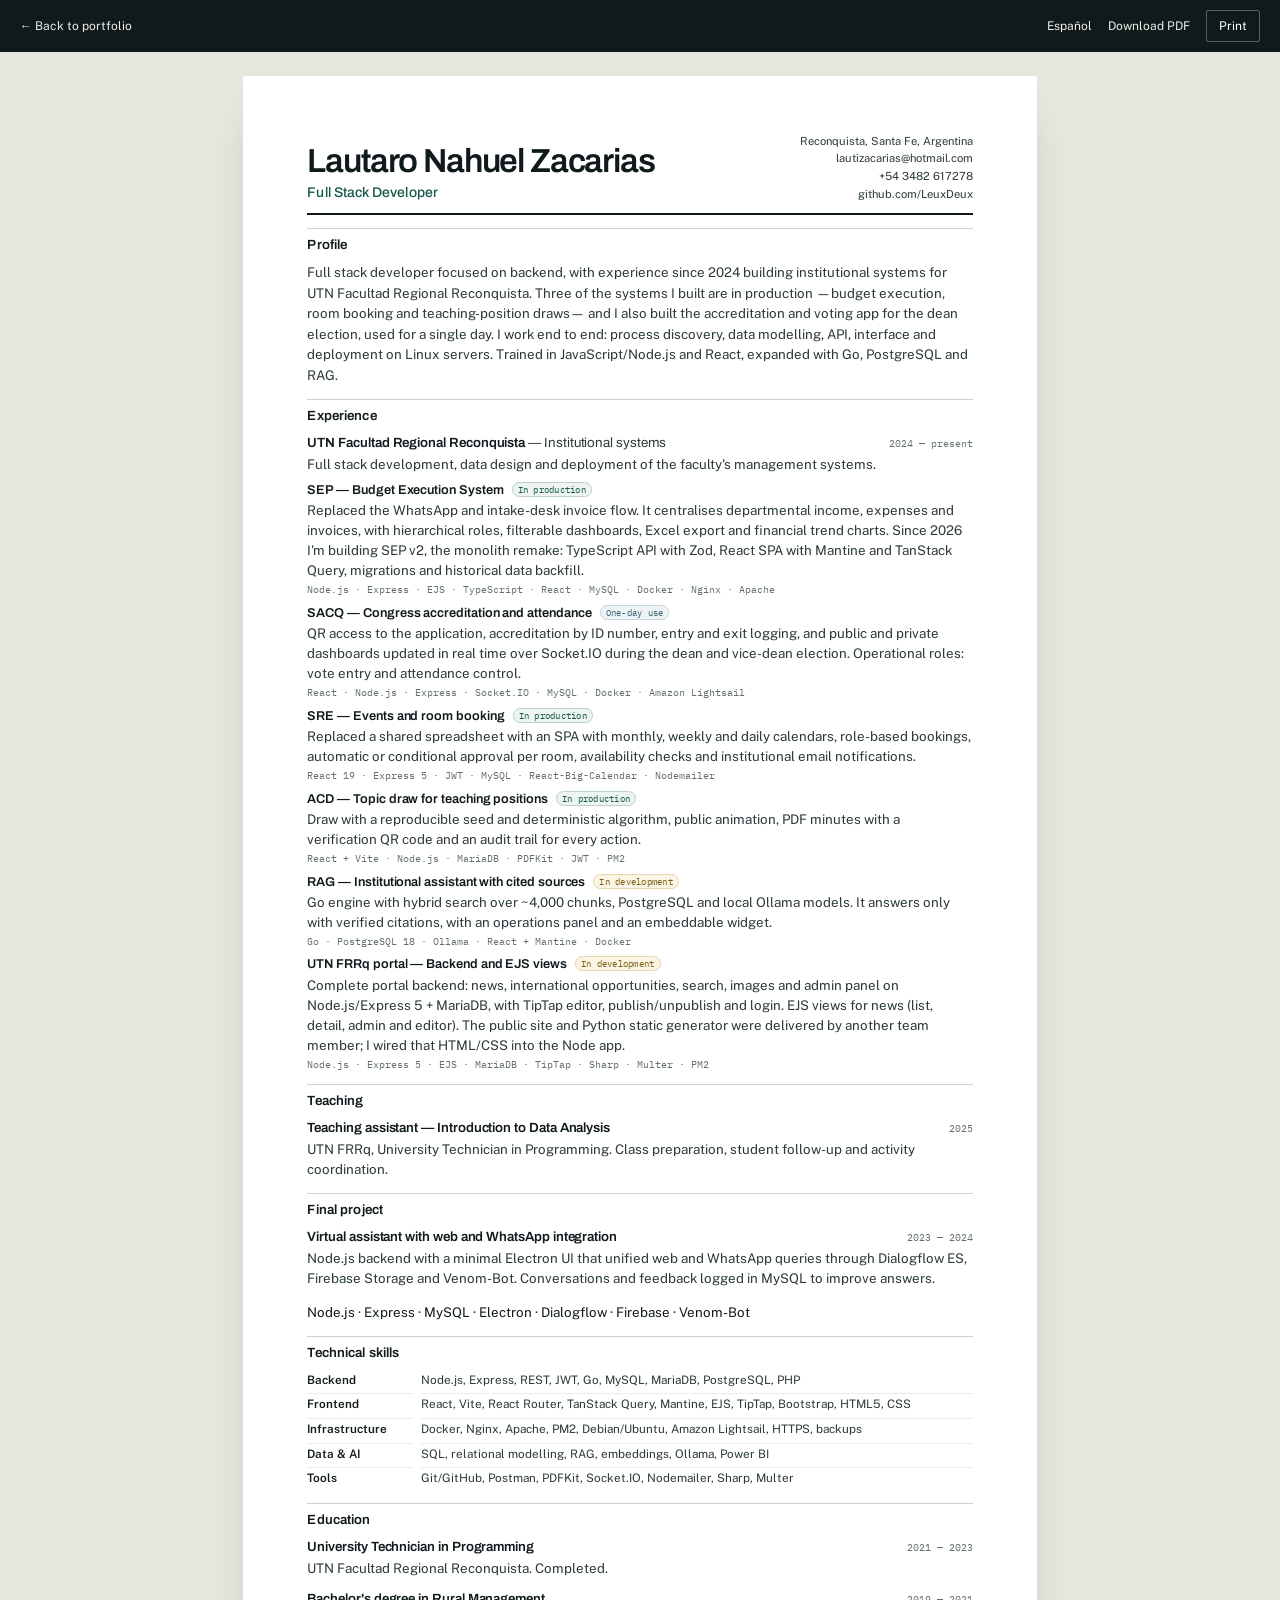
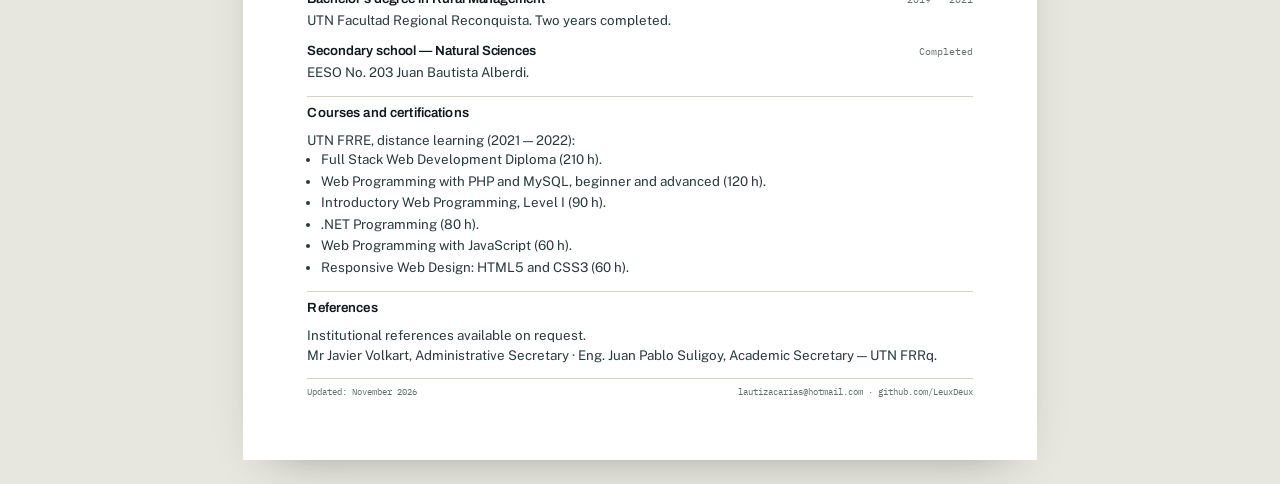
<file: cv/cv-en.html>
<!DOCTYPE html>
<html lang="en">
<head>
  <meta charset="utf-8">
  <meta name="viewport" content="width=device-width, initial-scale=1">
  <title>CV — Lautaro Zacarias · Full Stack Developer</title>
  <meta name="description" content="CV of Lautaro Nahuel Zacarias, full stack developer based in Reconquista, Argentina.">
  <link rel="icon" href="../assets/img/favicon.svg" type="image/svg+xml">
  <link rel="stylesheet" href="../assets/css/fonts.css">
  <link rel="stylesheet" href="cv.css">
</head>
<body>
  <div class="toolbar">
    <a href="../index.html">← Back to portfolio</a>
    <div class="toolbar__group">
      <a href="cv-es.html">Español</a>
      <a href="CV-Lautaro-Zacarias-EN.pdf" download>Download PDF</a>
      <button type="button" onclick="window.print()">Print</button>
    </div>
  </div>

  <main class="page">
    <header class="cv-head">
      <div>
        <h1 class="cv-name">Lautaro Nahuel Zacarias</h1>
        <p class="cv-role">Full Stack Developer</p>
      </div>
      <ul class="cv-contact">
        <li>Reconquista, Santa Fe, Argentina</li>
        <li><a href="mailto:lautizacarias@hotmail.com">lautizacarias@hotmail.com</a></li>
        <li><a href="tel:+543482617278">+54 3482 617278</a></li>
        <li><a href="https://github.com/LeuxDeux" target="_blank" rel="noopener noreferrer">github.com/LeuxDeux</a></li>
      </ul>
    </header>

    <section class="cv-section">
      <h2>Profile</h2>
      <p class="cv-lead">Full stack developer focused on backend, with experience since 2024 building institutional systems for UTN Facultad Regional Reconquista. Three of the systems I built are in production —budget execution, room booking and teaching-position draws— and I also built the accreditation and voting app for the dean election, used for a single day. I work end to end: process discovery, data modelling, API, interface and deployment on Linux servers. Trained in JavaScript/Node.js and React, expanded with Go, PostgreSQL and RAG.</p>
    </section>

    <section class="cv-section">
      <h2>Experience</h2>

      <div class="entry">
        <div class="entry__head">
          <h3 class="entry__title">UTN Facultad Regional Reconquista <span>— Institutional systems</span></h3>
          <span class="entry__date">2024 — present</span>
        </div>
        <p class="entry__intro">Full stack development, data design and deployment of the faculty's management systems.</p>

        <div class="project-cv">
          <h3>SEP — Budget Execution System <span class="badge">In production</span></h3>
          <p>Replaced the WhatsApp and intake-desk invoice flow. It centralises departmental income, expenses and invoices, with hierarchical roles, filterable dashboards, Excel export and financial trend charts. Since 2026 I'm building SEP v2, the monolith remake: TypeScript API with Zod, React SPA with Mantine and TanStack Query, migrations and historical data backfill.</p>
          <p class="stack">Node.js · Express · EJS · TypeScript · React · MySQL · Docker · Nginx · Apache</p>
        </div>

        <div class="project-cv">
          <h3>SACQ — Congress accreditation and attendance <span class="badge badge--event">One-day use</span></h3>
          <p>QR access to the application, accreditation by ID number, entry and exit logging, and public and private dashboards updated in real time over Socket.IO during the dean and vice-dean election. Operational roles: vote entry and attendance control.</p>
          <p class="stack">React · Node.js · Express · Socket.IO · MySQL · Docker · Amazon Lightsail</p>
        </div>

        <div class="project-cv">
          <h3>SRE — Events and room booking <span class="badge">In production</span></h3>
          <p>Replaced a shared spreadsheet with an SPA with monthly, weekly and daily calendars, role-based bookings, automatic or conditional approval per room, availability checks and institutional email notifications.</p>
          <p class="stack">React 19 · Express 5 · JWT · MySQL · React-Big-Calendar · Nodemailer</p>
        </div>

        <div class="project-cv">
          <h3>ACD — Topic draw for teaching positions <span class="badge">In production</span></h3>
          <p>Draw with a reproducible seed and deterministic algorithm, public animation, PDF minutes with a verification QR code and an audit trail for every action.</p>
          <p class="stack">React + Vite · Node.js · MariaDB · PDFKit · JWT · PM2</p>
        </div>

        <div class="project-cv">
          <h3>RAG — Institutional assistant with cited sources <span class="badge badge--dev">In development</span></h3>
          <p>Go engine with hybrid search over ~4,000 chunks, PostgreSQL and local Ollama models. It answers only with verified citations, with an operations panel and an embeddable widget.</p>
          <p class="stack">Go · PostgreSQL 18 · Ollama · React + Mantine · Docker</p>
        </div>

        <div class="project-cv">
          <h3>UTN FRRq portal — Backend and EJS views <span class="badge badge--dev">In development</span></h3>
          <p>Complete portal backend: news, international opportunities, search, images and admin panel on Node.js/Express 5 + MariaDB, with TipTap editor, publish/unpublish and login. EJS views for news (list, detail, admin and editor). The public site and Python static generator were delivered by another team member; I wired that HTML/CSS into the Node app.</p>
          <p class="stack">Node.js · Express 5 · EJS · MariaDB · TipTap · Sharp · Multer · PM2</p>
        </div>
      </div>
    </section>

    <section class="cv-section">
      <h2>Teaching</h2>
      <div class="entry">
        <div class="entry__head">
          <h3 class="entry__title">Teaching assistant — Introduction to Data Analysis</h3>
          <span class="entry__date">2025</span>
        </div>
        <p class="entry__intro">UTN FRRq, University Technician in Programming. Class preparation, student follow-up and activity coordination.</p>
      </div>
    </section>

    <section class="cv-section">
      <h2>Final project</h2>
      <div class="entry">
        <div class="entry__head">
          <h3 class="entry__title">Virtual assistant with web and WhatsApp integration</h3>
          <span class="entry__date">2023 — 2024</span>
        </div>
        <p class="entry__intro">Node.js backend with a minimal Electron UI that unified web and WhatsApp queries through Dialogflow ES, Firebase Storage and Venom-Bot. Conversations and feedback logged in MySQL to improve answers.</p>
        <p class="stack">Node.js · Express · MySQL · Electron · Dialogflow · Firebase · Venom-Bot</p>
      </div>
    </section>

    <section class="cv-section">
      <h2>Technical skills</h2>
      <dl class="skills">
        <dt>Backend</dt>
        <dd>Node.js, Express, REST, JWT, Go, MySQL, MariaDB, PostgreSQL, PHP</dd>
        <dt>Frontend</dt>
        <dd>React, Vite, React Router, TanStack Query, Mantine, EJS, TipTap, Bootstrap, HTML5, CSS</dd>
        <dt>Infrastructure</dt>
        <dd>Docker, Nginx, Apache, PM2, Debian/Ubuntu, Amazon Lightsail, HTTPS, backups</dd>
        <dt>Data &amp; AI</dt>
        <dd>SQL, relational modelling, RAG, embeddings, Ollama, Power BI</dd>
        <dt>Tools</dt>
        <dd>Git/GitHub, Postman, PDFKit, Socket.IO, Nodemailer, Sharp, Multer</dd>
      </dl>
    </section>

    <section class="cv-section">
      <h2>Education</h2>
      <div class="entry">
        <div class="entry__head">
          <h3 class="entry__title">University Technician in Programming</h3>
          <span class="entry__date">2021 — 2023</span>
        </div>
        <p class="entry__intro">UTN Facultad Regional Reconquista. Completed.</p>
      </div>
      <div class="entry">
        <div class="entry__head">
          <h3 class="entry__title">Bachelor's degree in Rural Management</h3>
          <span class="entry__date">2019 — 2021</span>
        </div>
        <p class="entry__intro">UTN Facultad Regional Reconquista. Two years completed.</p>
      </div>
      <div class="entry">
        <div class="entry__head">
          <h3 class="entry__title">Secondary school — Natural Sciences</h3>
          <span class="entry__date">Completed</span>
        </div>
        <p class="entry__intro">EESO No. 203 Juan Bautista Alberdi.</p>
      </div>
    </section>

    <section class="cv-section">
      <h2>Courses and certifications</h2>
      <p class="cv-lead">UTN FRRE, distance learning (2021 — 2022):</p>
      <ul class="plain">
        <li>Full Stack Web Development Diploma (210 h).</li>
        <li>Web Programming with PHP and MySQL, beginner and advanced (120 h).</li>
        <li>Introductory Web Programming, Level I (90 h).</li>
        <li>.NET Programming (80 h).</li>
        <li>Web Programming with JavaScript (60 h).</li>
        <li>Responsive Web Design: HTML5 and CSS3 (60 h).</li>
      </ul>
    </section>

    <section class="cv-section">
      <h2>References</h2>
      <p class="cv-lead">Institutional references available on request.<br>
      Mr Javier Volkart, Administrative Secretary · Eng. Juan Pablo Suligoy, Academic Secretary — UTN FRRq.</p>
    </section>

    <footer class="cv-foot">
      <span>Updated: November 2026</span>
      <span>lautizacarias@hotmail.com · github.com/LeuxDeux</span>
    </footer>
  </main>
</body>
</html>
</file>
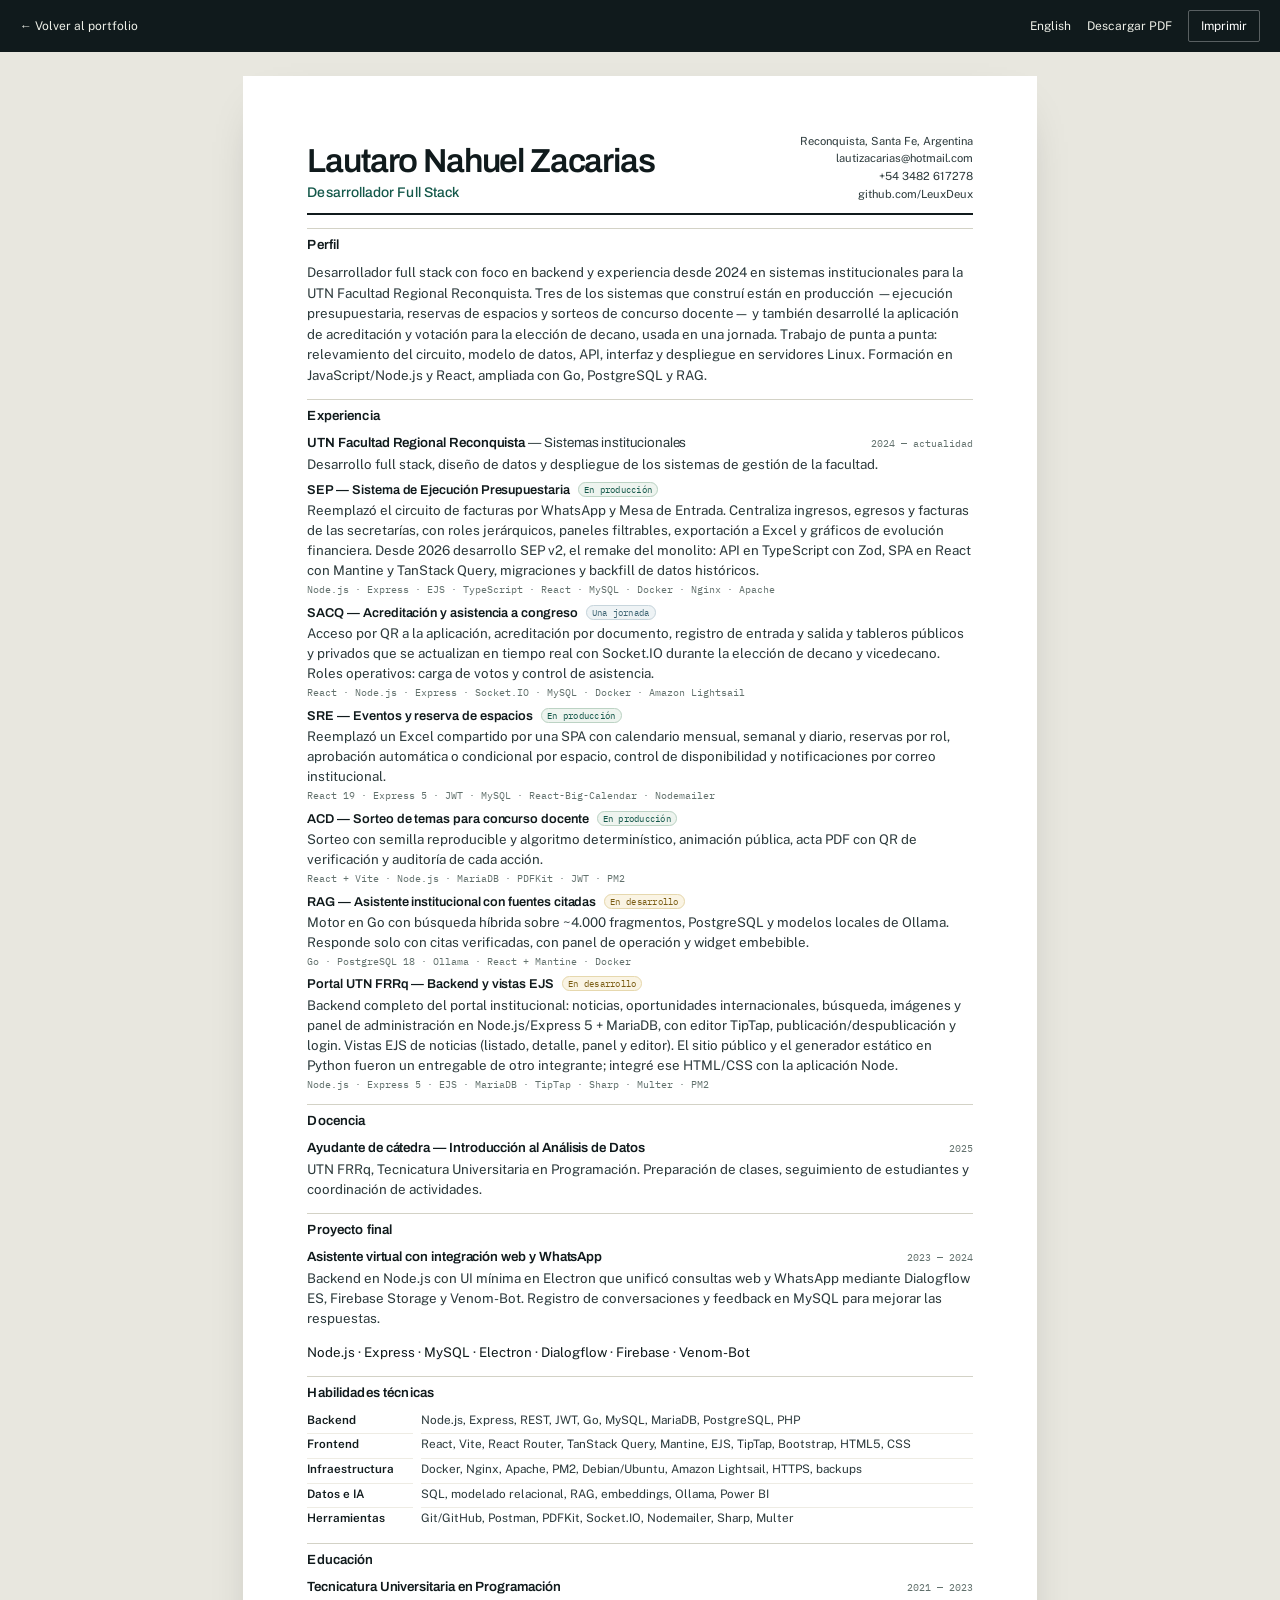
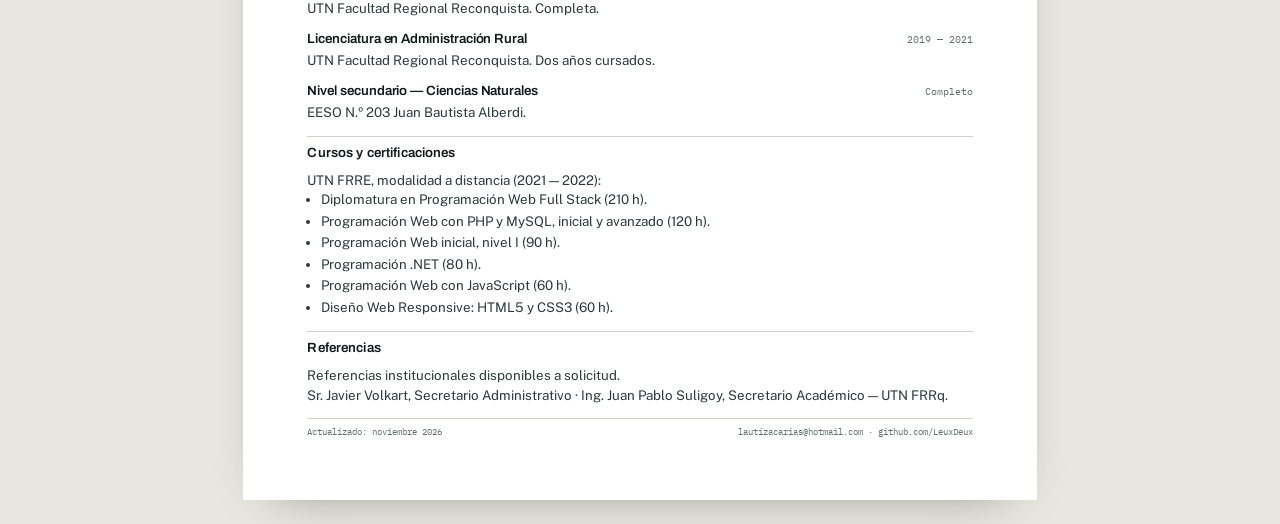
<file: cv/cv-es.html>
<!DOCTYPE html>
<html lang="es">
<head>
  <meta charset="utf-8">
  <meta name="viewport" content="width=device-width, initial-scale=1">
  <title>CV — Lautaro Zacarias · Desarrollador Full Stack</title>
  <meta name="description" content="CV de Lautaro Nahuel Zacarias, desarrollador full stack en Reconquista, Argentina.">
  <link rel="icon" href="../assets/img/favicon.svg" type="image/svg+xml">
  <link rel="stylesheet" href="../assets/css/fonts.css">
  <link rel="stylesheet" href="cv.css">
</head>
<body>
  <div class="toolbar">
    <a href="../index.html">← Volver al portfolio</a>
    <div class="toolbar__group">
      <a href="cv-en.html">English</a>
      <a href="CV-Lautaro-Zacarias-ES.pdf" download>Descargar PDF</a>
      <button type="button" onclick="window.print()">Imprimir</button>
    </div>
  </div>

  <main class="page">
    <header class="cv-head">
      <div>
        <h1 class="cv-name">Lautaro Nahuel Zacarias</h1>
        <p class="cv-role">Desarrollador Full Stack</p>
      </div>
      <ul class="cv-contact">
        <li>Reconquista, Santa Fe, Argentina</li>
        <li><a href="mailto:lautizacarias@hotmail.com">lautizacarias@hotmail.com</a></li>
        <li><a href="tel:+543482617278">+54 3482 617278</a></li>
        <li><a href="https://github.com/LeuxDeux" target="_blank" rel="noopener noreferrer">github.com/LeuxDeux</a></li>
      </ul>
    </header>

    <section class="cv-section">
      <h2>Perfil</h2>
      <p class="cv-lead">Desarrollador full stack con foco en backend y experiencia desde 2024 en sistemas institucionales para la UTN Facultad Regional Reconquista. Tres de los sistemas que construí están en producción —ejecución presupuestaria, reservas de espacios y sorteos de concurso docente— y también desarrollé la aplicación de acreditación y votación para la elección de decano, usada en una jornada. Trabajo de punta a punta: relevamiento del circuito, modelo de datos, API, interfaz y despliegue en servidores Linux. Formación en JavaScript/Node.js y React, ampliada con Go, PostgreSQL y RAG.</p>
    </section>

    <section class="cv-section">
      <h2>Experiencia</h2>

      <div class="entry">
        <div class="entry__head">
          <h3 class="entry__title">UTN Facultad Regional Reconquista <span>— Sistemas institucionales</span></h3>
          <span class="entry__date">2024 — actualidad</span>
        </div>
        <p class="entry__intro">Desarrollo full stack, diseño de datos y despliegue de los sistemas de gestión de la facultad.</p>

        <div class="project-cv">
          <h3>SEP — Sistema de Ejecución Presupuestaria <span class="badge">En producción</span></h3>
          <p>Reemplazó el circuito de facturas por WhatsApp y Mesa de Entrada. Centraliza ingresos, egresos y facturas de las secretarías, con roles jerárquicos, paneles filtrables, exportación a Excel y gráficos de evolución financiera. Desde 2026 desarrollo SEP v2, el remake del monolito: API en TypeScript con Zod, SPA en React con Mantine y TanStack Query, migraciones y backfill de datos históricos.</p>
          <p class="stack">Node.js · Express · EJS · TypeScript · React · MySQL · Docker · Nginx · Apache</p>
        </div>

        <div class="project-cv">
          <h3>SACQ — Acreditación y asistencia a congreso <span class="badge badge--event">Una jornada</span></h3>
          <p>Acceso por QR a la aplicación, acreditación por documento, registro de entrada y salida y tableros públicos y privados que se actualizan en tiempo real con Socket.IO durante la elección de decano y vicedecano. Roles operativos: carga de votos y control de asistencia.</p>
          <p class="stack">React · Node.js · Express · Socket.IO · MySQL · Docker · Amazon Lightsail</p>
        </div>

        <div class="project-cv">
          <h3>SRE — Eventos y reserva de espacios <span class="badge">En producción</span></h3>
          <p>Reemplazó un Excel compartido por una SPA con calendario mensual, semanal y diario, reservas por rol, aprobación automática o condicional por espacio, control de disponibilidad y notificaciones por correo institucional.</p>
          <p class="stack">React 19 · Express 5 · JWT · MySQL · React-Big-Calendar · Nodemailer</p>
        </div>

        <div class="project-cv">
          <h3>ACD — Sorteo de temas para concurso docente <span class="badge">En producción</span></h3>
          <p>Sorteo con semilla reproducible y algoritmo determinístico, animación pública, acta PDF con QR de verificación y auditoría de cada acción.</p>
          <p class="stack">React + Vite · Node.js · MariaDB · PDFKit · JWT · PM2</p>
        </div>

        <div class="project-cv">
          <h3>RAG — Asistente institucional con fuentes citadas <span class="badge badge--dev">En desarrollo</span></h3>
          <p>Motor en Go con búsqueda híbrida sobre ~4.000 fragmentos, PostgreSQL y modelos locales de Ollama. Responde solo con citas verificadas, con panel de operación y widget embebible.</p>
          <p class="stack">Go · PostgreSQL 18 · Ollama · React + Mantine · Docker</p>
        </div>

        <div class="project-cv">
          <h3>Portal UTN FRRq — Backend y vistas EJS <span class="badge badge--dev">En desarrollo</span></h3>
          <p>Backend completo del portal institucional: noticias, oportunidades internacionales, búsqueda, imágenes y panel de administración en Node.js/Express 5 + MariaDB, con editor TipTap, publicación/despublicación y login. Vistas EJS de noticias (listado, detalle, panel y editor). El sitio público y el generador estático en Python fueron un entregable de otro integrante; integré ese HTML/CSS con la aplicación Node.</p>
          <p class="stack">Node.js · Express 5 · EJS · MariaDB · TipTap · Sharp · Multer · PM2</p>
        </div>
      </div>
    </section>

    <section class="cv-section">
      <h2>Docencia</h2>
      <div class="entry">
        <div class="entry__head">
          <h3 class="entry__title">Ayudante de cátedra — Introducción al Análisis de Datos</h3>
          <span class="entry__date">2025</span>
        </div>
        <p class="entry__intro">UTN FRRq, Tecnicatura Universitaria en Programación. Preparación de clases, seguimiento de estudiantes y coordinación de actividades.</p>
      </div>
    </section>

    <section class="cv-section">
      <h2>Proyecto final</h2>
      <div class="entry">
        <div class="entry__head">
          <h3 class="entry__title">Asistente virtual con integración web y WhatsApp</h3>
          <span class="entry__date">2023 — 2024</span>
        </div>
        <p class="entry__intro">Backend en Node.js con UI mínima en Electron que unificó consultas web y WhatsApp mediante Dialogflow ES, Firebase Storage y Venom-Bot. Registro de conversaciones y feedback en MySQL para mejorar las respuestas.</p>
        <p class="stack">Node.js · Express · MySQL · Electron · Dialogflow · Firebase · Venom-Bot</p>
      </div>
    </section>

    <section class="cv-section">
      <h2>Habilidades técnicas</h2>
      <dl class="skills">
        <dt>Backend</dt>
        <dd>Node.js, Express, REST, JWT, Go, MySQL, MariaDB, PostgreSQL, PHP</dd>
        <dt>Frontend</dt>
        <dd>React, Vite, React Router, TanStack Query, Mantine, EJS, TipTap, Bootstrap, HTML5, CSS</dd>
        <dt>Infraestructura</dt>
        <dd>Docker, Nginx, Apache, PM2, Debian/Ubuntu, Amazon Lightsail, HTTPS, backups</dd>
        <dt>Datos e IA</dt>
        <dd>SQL, modelado relacional, RAG, embeddings, Ollama, Power BI</dd>
        <dt>Herramientas</dt>
        <dd>Git/GitHub, Postman, PDFKit, Socket.IO, Nodemailer, Sharp, Multer</dd>
      </dl>
    </section>

    <section class="cv-section">
      <h2>Educación</h2>
      <div class="entry">
        <div class="entry__head">
          <h3 class="entry__title">Tecnicatura Universitaria en Programación</h3>
          <span class="entry__date">2021 — 2023</span>
        </div>
        <p class="entry__intro">UTN Facultad Regional Reconquista. Completa.</p>
      </div>
      <div class="entry">
        <div class="entry__head">
          <h3 class="entry__title">Licenciatura en Administración Rural</h3>
          <span class="entry__date">2019 — 2021</span>
        </div>
        <p class="entry__intro">UTN Facultad Regional Reconquista. Dos años cursados.</p>
      </div>
      <div class="entry">
        <div class="entry__head">
          <h3 class="entry__title">Nivel secundario — Ciencias Naturales</h3>
          <span class="entry__date">Completo</span>
        </div>
        <p class="entry__intro">EESO N.º 203 Juan Bautista Alberdi.</p>
      </div>
    </section>

    <section class="cv-section">
      <h2>Cursos y certificaciones</h2>
      <p class="cv-lead">UTN FRRE, modalidad a distancia (2021 — 2022):</p>
      <ul class="plain">
        <li>Diplomatura en Programación Web Full Stack (210 h).</li>
        <li>Programación Web con PHP y MySQL, inicial y avanzado (120 h).</li>
        <li>Programación Web inicial, nivel I (90 h).</li>
        <li>Programación .NET (80 h).</li>
        <li>Programación Web con JavaScript (60 h).</li>
        <li>Diseño Web Responsive: HTML5 y CSS3 (60 h).</li>
      </ul>
    </section>

    <section class="cv-section">
      <h2>Referencias</h2>
      <p class="cv-lead">Referencias institucionales disponibles a solicitud.<br>
      Sr. Javier Volkart, Secretario Administrativo · Ing. Juan Pablo Suligoy, Secretario Académico — UTN FRRq.</p>
    </section>

    <footer class="cv-foot">
      <span>Actualizado: noviembre 2026</span>
      <span>lautizacarias@hotmail.com · github.com/LeuxDeux</span>
    </footer>
  </main>
</body>
</html>
</file>
<file: assets/css/fonts.css>
/* Tipografías OFL alojadas localmente. Origen: Google Fonts.
   Archivo, Public Sans e IBM Plex Mono. Licencias en esta carpeta. */

@font-face {
  font-family: "Archivo";
  font-style: normal;
  font-weight: 400 700;
  font-stretch: 75% 125%;
  font-display: swap;
  src: url("../fonts/archivo-400-700-latin-ext.woff2") format("woff2");
  unicode-range: U+0100-02BA, U+02BD-02C5, U+02C7-02CC, U+02CE-02D7, U+02DD-02FF, U+0304, U+0308, U+0329, U+1D00-1DBF, U+1E00-1E9F, U+1EF2-1EFF, U+2020, U+20A0-20AB, U+20AD-20C4, U+2113, U+2C60-2C7F, U+A720-A7FF;
}

@font-face {
  font-family: "Archivo";
  font-style: normal;
  font-weight: 400 700;
  font-stretch: 75% 125%;
  font-display: swap;
  src: url("../fonts/archivo-400-700-latin.woff2") format("woff2");
  unicode-range: U+0000-00FF, U+0131, U+0152-0153, U+02BB-02BC, U+02C6, U+02DA, U+02DC, U+0304, U+0308, U+0329, U+2000-206F, U+20AC, U+2122, U+2191, U+2193, U+2212, U+2215, U+FEFF, U+FFFD;
}

@font-face {
  font-family: "IBM Plex Mono";
  font-style: normal;
  font-weight: 400;
  font-display: swap;
  src: url("../fonts/ibm-plex-mono-400-latin-ext.woff2") format("woff2");
  unicode-range: U+0100-02BA, U+02BD-02C5, U+02C7-02CC, U+02CE-02D7, U+02DD-02FF, U+0304, U+0308, U+0329, U+1D00-1DBF, U+1E00-1E9F, U+1EF2-1EFF, U+2020, U+20A0-20AB, U+20AD-20C4, U+2113, U+2C60-2C7F, U+A720-A7FF;
}

@font-face {
  font-family: "IBM Plex Mono";
  font-style: normal;
  font-weight: 400;
  font-display: swap;
  src: url("../fonts/ibm-plex-mono-400-latin.woff2") format("woff2");
  unicode-range: U+0000-00FF, U+0131, U+0152-0153, U+02BB-02BC, U+02C6, U+02DA, U+02DC, U+0304, U+0308, U+0329, U+2000-206F, U+20AC, U+2122, U+2191, U+2193, U+2212, U+2215, U+FEFF, U+FFFD;
}

@font-face {
  font-family: "IBM Plex Mono";
  font-style: normal;
  font-weight: 500;
  font-display: swap;
  src: url("../fonts/ibm-plex-mono-500-latin-ext.woff2") format("woff2");
  unicode-range: U+0100-02BA, U+02BD-02C5, U+02C7-02CC, U+02CE-02D7, U+02DD-02FF, U+0304, U+0308, U+0329, U+1D00-1DBF, U+1E00-1E9F, U+1EF2-1EFF, U+2020, U+20A0-20AB, U+20AD-20C4, U+2113, U+2C60-2C7F, U+A720-A7FF;
}

@font-face {
  font-family: "IBM Plex Mono";
  font-style: normal;
  font-weight: 500;
  font-display: swap;
  src: url("../fonts/ibm-plex-mono-500-latin.woff2") format("woff2");
  unicode-range: U+0000-00FF, U+0131, U+0152-0153, U+02BB-02BC, U+02C6, U+02DA, U+02DC, U+0304, U+0308, U+0329, U+2000-206F, U+20AC, U+2122, U+2191, U+2193, U+2212, U+2215, U+FEFF, U+FFFD;
}

@font-face {
  font-family: "Public Sans";
  font-style: normal;
  font-weight: 300 700;
  font-display: swap;
  src: url("../fonts/public-sans-300-700-latin-ext.woff2") format("woff2");
  unicode-range: U+0100-02BA, U+02BD-02C5, U+02C7-02CC, U+02CE-02D7, U+02DD-02FF, U+0304, U+0308, U+0329, U+1D00-1DBF, U+1E00-1E9F, U+1EF2-1EFF, U+2020, U+20A0-20AB, U+20AD-20C4, U+2113, U+2C60-2C7F, U+A720-A7FF;
}

@font-face {
  font-family: "Public Sans";
  font-style: normal;
  font-weight: 300 700;
  font-display: swap;
  src: url("../fonts/public-sans-300-700-latin.woff2") format("woff2");
  unicode-range: U+0000-00FF, U+0131, U+0152-0153, U+02BB-02BC, U+02C6, U+02DA, U+02DC, U+0304, U+0308, U+0329, U+2000-206F, U+20AC, U+2122, U+2191, U+2193, U+2212, U+2215, U+FEFF, U+FFFD;
}

@font-face {
  font-family: "Fraunces";
  font-style: normal;
  font-weight: 400 700;
  font-display: swap;
  src: url("../fonts/fraunces-400-700-latin-ext.woff2") format("woff2");
  unicode-range: U+0100-02BA, U+02BD-02C5, U+02C7-02CC, U+02CE-02D7, U+02DD-02FF, U+0304, U+0308, U+0329, U+1D00-1DBF, U+1E00-1E9F, U+1EF2-1EFF, U+2020, U+20A0-20AB, U+20AD-20C4, U+2113, U+2C60-2C7F, U+A720-A7FF;
}

@font-face {
  font-family: "Fraunces";
  font-style: normal;
  font-weight: 400 700;
  font-display: swap;
  src: url("../fonts/fraunces-400-700-latin.woff2") format("woff2");
  unicode-range: U+0000-00FF, U+0131, U+0152-0153, U+02BB-02BC, U+02C6, U+02DA, U+02DC, U+0304, U+0308, U+0329, U+2000-206F, U+20AC, U+2122, U+2191, U+2193, U+2212, U+2215, U+FEFF, U+FFFD;
}

@font-face {
  font-family: "Inter";
  font-style: normal;
  font-weight: 400 700;
  font-display: swap;
  src: url("../fonts/inter-400-700-latin-ext.woff2") format("woff2");
  unicode-range: U+0100-02BA, U+02BD-02C5, U+02C7-02CC, U+02CE-02D7, U+02DD-02FF, U+0304, U+0308, U+0329, U+1D00-1DBF, U+1E00-1E9F, U+1EF2-1EFF, U+2020, U+20A0-20AB, U+20AD-20C4, U+2113, U+2C60-2C7F, U+A720-A7FF;
}

@font-face {
  font-family: "Inter";
  font-style: normal;
  font-weight: 400 700;
  font-display: swap;
  src: url("../fonts/inter-400-700-latin.woff2") format("woff2");
  unicode-range: U+0000-00FF, U+0131, U+0152-0153, U+02BB-02BC, U+02C6, U+02DA, U+02DC, U+0304, U+0308, U+0329, U+2000-206F, U+20AC, U+2122, U+2191, U+2193, U+2212, U+2215, U+FEFF, U+FFFD;
}
</file>
<file: assets/css/styles.css>
/* ==========================================================================
   Lautaro Zacarias — portfolio
   Un solo archivo, sin frameworks. Tema claro, tipografía Archivo / Public Sans.
   ========================================================================== */

:root {
  --paper: #f2f1eb;
  --paper-2: #e9e8e0;
  --panel: #ecede5;
  --ink: #0f1a1c;
  --ink-2: #283638;
  --muted: #5f6c68;
  --line: #d5d3c7;
  --line-strong: #b7b6a9;
  --accent: #14584a;
  --accent-2: #1d6b5b;
  --tint: #dfe8e1;
  --light: #fbfbf7;
  --signal: #7fe0a1;
  --warn: #c99f2e;
  --max: 1180px;
  --pad: clamp(20px, 4.5vw, 48px);
  --sans: "Public Sans", -apple-system, BlinkMacSystemFont, "Segoe UI", sans-serif;
  --display: "Archivo", "Public Sans", -apple-system, sans-serif;
  --mono: "IBM Plex Mono", ui-monospace, "SFMono-Regular", Consolas, monospace;
}

*,
*::before,
*::after { box-sizing: border-box; }

html {
  scroll-behavior: smooth;
  scroll-padding-top: 88px;
  -webkit-text-size-adjust: 100%;
}

body {
  margin: 0;
  background: var(--paper);
  color: var(--ink);
  font-family: var(--sans);
  font-size: 16px;
  line-height: 1.6;
  -webkit-font-smoothing: antialiased;
  text-rendering: optimizeLegibility;
}

::selection { background: var(--accent); color: var(--paper); }

img, svg { max-width: 100%; }

a { color: inherit; text-decoration: none; }

button { font: inherit; color: inherit; }

h1, h2, h3, h4 {
  font-family: var(--display);
  font-weight: 600;
  margin: 0;
  text-wrap: balance;
}

p { text-wrap: pretty; }

:focus-visible {
  outline: 2px solid var(--accent);
  outline-offset: 3px;
  border-radius: 2px;
}

.contact :focus-visible { outline-color: var(--signal); }

.wrap {
  width: 100%;
  max-width: var(--max);
  margin-inline: auto;
  padding-inline: var(--pad);
}

.skip-link {
  position: absolute;
  left: 16px;
  top: -60px;
  z-index: 100;
  background: var(--ink);
  color: var(--paper);
  padding: 10px 16px;
  font-size: 13px;
  transition: top .2s;
}
.skip-link:focus { top: 12px; }

.icon {
  width: 18px;
  height: 18px;
  flex: none;
}

/* --------------------------------------------------------------------------
   Header
   -------------------------------------------------------------------------- */

.site-header {
  position: sticky;
  top: 0;
  z-index: 50;
  background: rgba(242, 241, 235, .92);
  backdrop-filter: blur(12px);
  -webkit-backdrop-filter: blur(12px);
  border-bottom: 1px solid var(--line);
}

.header__inner {
  display: flex;
  align-items: center;
  gap: 28px;
  min-height: 68px;
}

.brand {
  display: inline-flex;
  align-items: center;
  gap: 10px;
  flex: none;
}

.brand__mark {
  width: 30px;
  height: 30px;
  display: grid;
  place-items: center;
  background: var(--ink);
  color: var(--paper);
  font-family: var(--display);
  font-size: 11px;
  font-weight: 700;
  letter-spacing: .02em;
}

.brand__name {
  font-family: var(--display);
  font-size: 14.5px;
  font-weight: 600;
  letter-spacing: -.01em;
}

.nav {
  margin-left: auto;
  display: flex;
  align-items: center;
  gap: 24px;
}

.nav a {
  font-size: 13.5px;
  color: var(--ink-2);
  padding-block: 4px;
  border-bottom: 1px solid transparent;
  transition: color .18s, border-color .18s;
}
.nav a:hover { color: var(--accent); border-bottom-color: var(--accent); }

.header__tools {
  display: flex;
  align-items: center;
  gap: 14px;
  flex: none;
}

.lang {
  display: inline-flex;
  border: 1px solid var(--line-strong);
  padding: 2px;
  gap: 1px;
}

.lang__btn {
  border: 0;
  background: transparent;
  font-family: var(--mono);
  font-size: 10.5px;
  line-height: 1;
  padding: 5px 6px;
  cursor: pointer;
  color: var(--muted);
  transition: background .15s, color .15s;
}
.lang__btn:hover { color: var(--ink); }
.lang__btn.is-active { background: var(--ink); color: var(--paper); }

/* --------------------------------------------------------------------------
   Buttons
   -------------------------------------------------------------------------- */

.btn {
  display: inline-flex;
  align-items: center;
  justify-content: center;
  gap: 9px;
  padding: 12px 18px;
  font-size: 13.5px;
  font-weight: 600;
  line-height: 1.2;
  border: 1px solid transparent;
  border-radius: 2px;
  cursor: pointer;
  transition: background .18s, color .18s, border-color .18s;
}
.btn .icon { width: 17px; height: 17px; }

.btn--dark { background: var(--ink); color: var(--paper); }
.btn--dark:hover { background: var(--accent); }

.btn--ghost { border-color: var(--line-strong); color: var(--ink); }
.btn--ghost:hover { border-color: var(--ink); background: rgba(255, 255, 255, .35); }

.btn--small { padding: 8px 13px; font-size: 12.5px; }

.btn--light { background: var(--paper); color: var(--ink); }
.btn--light:hover { background: #fff; }

.btn--outline-light { border-color: rgba(255, 255, 255, .28); color: #fff; }
.btn--outline-light:hover { border-color: #fff; background: rgba(255, 255, 255, .07); }

/* --------------------------------------------------------------------------
   Hero
   -------------------------------------------------------------------------- */

.hero {
  display: grid;
  grid-template-columns: minmax(0, 1.15fr) minmax(350px, .85fr);
  gap: clamp(32px, 5vw, 60px);
  align-items: start;
  padding-top: clamp(48px, 7vw, 92px);
  padding-bottom: clamp(56px, 8vw, 108px);
}

.status {
  display: inline-flex;
  align-items: center;
  gap: 8px;
  margin: 0 0 26px;
  font-size: 12.5px;
  font-weight: 500;
  color: var(--ink-2);
}

.status__dot {
  width: 7px;
  height: 7px;
  border-radius: 50%;
  background: var(--accent);
  box-shadow: 0 0 0 3px rgba(20, 88, 74, .16);
}

.hero h1 {
  font-size: clamp(2.6rem, 5.4vw, 4.7rem);
  line-height: .98;
  letter-spacing: -.045em;
  font-stretch: 105%;
  max-width: 14ch;
  margin: 0 0 .46em;
}

.hero__lead {
  max-width: 54ch;
  margin: 0;
  font-size: clamp(1rem, 1.35vw, 1.115rem);
  line-height: 1.65;
  color: var(--ink-2);
}

.hero__actions {
  display: flex;
  flex-wrap: wrap;
  gap: 10px;
  margin-top: 30px;
}

.hero__facts {
  display: grid;
  grid-template-columns: repeat(3, auto);
  justify-content: start;
  gap: clamp(24px, 4vw, 48px);
  margin: 42px 0 0;
  padding-top: 24px;
  border-top: 1px solid var(--line);
}

.hero__facts div { min-width: 88px; }

.hero__facts dt {
  font-size: 11.5px;
  line-height: 1.35;
  color: var(--muted);
  max-width: 15ch;
  min-height: 2.7em;
}

.hero__facts dd {
  margin: 4px 0 0;
  font-family: var(--display);
  font-size: 30px;
  font-weight: 600;
  line-height: 1;
  letter-spacing: -.03em;
  font-variant-numeric: tabular-nums;
}

/* Board ------------------------------------------------------------------ */

.board {
  background:
    radial-gradient(130% 110% at 100% 0%, #1b2b29 0%, #0f1a1c 58%);
  color: #eef0e8;
  border-radius: 3px;
  box-shadow: 0 34px 64px -44px rgba(15, 26, 28, .65);
  overflow: hidden;
  margin-top: 6px;
}

.board__head {
  display: flex;
  align-items: center;
  justify-content: space-between;
  gap: 16px;
  padding: 18px 20px 14px;
  border-bottom: 1px solid rgba(255, 255, 255, .12);
}

.board__title {
  font-family: var(--display);
  font-size: 13.5px;
  font-weight: 600;
  letter-spacing: .005em;
}

.board__count {
  font-family: var(--mono);
  font-size: 10.5px;
  color: rgba(255, 255, 255, .4);
  letter-spacing: .08em;
}

.board__list {
  list-style: none;
  margin: 0;
  padding: 0;
}

.board__row {
  display: grid;
  grid-template-columns: 54px minmax(48px, 1fr) auto 62px;
  align-items: center;
  gap: 10px;
  padding: 14px 20px;
  border-top: 1px solid rgba(255, 255, 255, .075);
  transition: background .16s;
}
.board__list li:first-child .board__row { border-top: 0; }
.board__row:hover { background: rgba(255, 255, 255, .055); }
.board__row:hover .board__name { color: #fff; }

.board__year {
  font-family: var(--mono);
  font-size: 10px;
  color: rgba(255, 255, 255, .48);
  letter-spacing: .01em;
}

.board__name {
  font-family: var(--display);
  font-size: 14px;
  font-weight: 600;
  letter-spacing: .01em;
  transition: color .16s;
}

.board__kind {
  font-size: 11.5px;
  color: rgba(255, 255, 255, .52);
  text-align: right;
  white-space: nowrap;
}

.board__state {
  display: inline-flex;
  align-items: center;
  justify-content: flex-end;
  gap: 6px;
  font-size: 10.5px;
  white-space: nowrap;
}
.board__state i {
  width: 6px;
  height: 6px;
  border-radius: 50%;
  background: currentColor;
  flex: none;
}
.is-live { color: #276b4d; }
.is-building { color: #7d5e12; }
.is-final { color: #5f6c68; }
.is-event { color: #3d6473; }
.board .is-live { color: #a9dcb8; }
.board .is-building { color: #e6c879; }
.board .is-final { color: #a9b3ae; }
.board .is-event { color: #9fc7d6; }

.board__stats {
  display: flex;
  align-items: center;
  gap: 18px;
  padding: 10px 20px;
  border-top: 1px solid rgba(255, 255, 255, .075);
  font-size: 10px;
  color: rgba(255, 255, 255, .45);
}
.board__stats > span {
  display: inline-flex;
  align-items: baseline;
  gap: 5px;
}
.board__stats b {
  font-family: var(--display);
  font-size: 13px;
  font-weight: 600;
  color: #eef0e8;
}
.board__stamp {
  margin-left: auto;
  font-family: var(--mono);
  font-size: 9.5px;
  letter-spacing: .06em;
}

.board__note {
  margin: 0;
  padding: 14px 20px 18px;
  border-top: 1px solid rgba(255, 255, 255, .075);
  font-size: 10.5px;
  line-height: 1.55;
  color: rgba(255, 255, 255, .5);
  max-width: 42ch;
}

/* --------------------------------------------------------------------------
   Sections
   -------------------------------------------------------------------------- */

.section {
  border-top: 1px solid var(--line);
  padding-block: clamp(56px, 8vw, 106px);
}

.section__head {
  display: flex;
  align-items: flex-end;
  justify-content: space-between;
  gap: 40px;
  margin-bottom: clamp(28px, 4vw, 48px);
}

.section__head h2 {
  font-size: clamp(2rem, 4.6vw, 3.55rem);
  line-height: 1;
  letter-spacing: -.045em;
  font-stretch: 103%;
  max-width: 17ch;
}

.section__note {
  max-width: 34ch;
  margin: 0 0 4px;
  font-size: 13.5px;
  line-height: 1.6;
  color: var(--muted);
}

.kicker {
  margin: 0 0 12px;
  font-family: var(--mono);
  font-size: 11px;
  font-weight: 500;
  letter-spacing: .06em;
  color: var(--accent);
}

.privacy-note {
  display: flex;
  align-items: flex-start;
  gap: 12px;
  padding: 15px 18px;
  margin-bottom: 6px;
  border: 1px solid var(--line-strong);
  background: rgba(255, 255, 255, .32);
}

.privacy-note .icon {
  color: var(--accent);
  margin-top: 2px;
}

.privacy-note p {
  margin: 0;
  font-size: 13px;
  line-height: 1.6;
  color: var(--ink-2);
  max-width: 88ch;
}

/* --------------------------------------------------------------------------
   Projects
   -------------------------------------------------------------------------- */

.projects {
  border-top: 1px solid var(--line-strong);
}

.project {
  border-bottom: 1px solid var(--line);
}

.project h3 { font-size: inherit; }

.project__trigger {
  width: 100%;
  display: grid;
  grid-template-columns: 84px minmax(0, 1fr) auto 30px;
  gap: 24px;
  align-items: center;
  padding: 21px 4px;
  background: transparent;
  border: 0;
  text-align: left;
  cursor: pointer;
  transition: background .16s;
}
.project__trigger:hover { background: rgba(20, 88, 74, .045); }
.project__trigger:hover .project__name { color: var(--accent); }

.project__year {
  font-family: var(--mono);
  font-size: 11.5px;
  color: var(--muted);
  align-self: start;
  padding-top: 4px;
}

.project__id {
  display: flex;
  flex-direction: column;
  gap: 3px;
  min-width: 0;
}

.project__name {
  font-family: var(--display);
  font-size: 22px;
  font-weight: 600;
  line-height: 1.1;
  letter-spacing: -.025em;
  transition: color .16s;
}

.project__sub {
  font-size: 13px;
  line-height: 1.35;
  color: var(--ink-2);
}

.project__meta {
  font-family: var(--mono);
  font-size: 10.5px;
  color: var(--muted);
  margin-top: 2px;
}

.project__state {
  display: inline-flex;
  align-items: center;
  gap: 7px;
  justify-self: end;
  font-size: 11.5px;
  white-space: nowrap;
}
.project__state i {
  width: 6px;
  height: 6px;
  border-radius: 50%;
  background: currentColor;
  flex: none;
}

.project__toggle {
  width: 27px;
  height: 27px;
  border: 1px solid var(--line-strong);
  border-radius: 50%;
  position: relative;
  justify-self: end;
  flex: none;
  transition: background .18s, border-color .18s;
}
.project__toggle::before,
.project__toggle::after {
  content: "";
  position: absolute;
  left: 50%;
  top: 50%;
  width: 10px;
  height: 1.4px;
  background: var(--ink);
  transform: translate(-50%, -50%);
  transition: transform .2s, opacity .2s, background .18s;
}
.project__toggle::after { transform: translate(-50%, -50%) rotate(90deg); }

.project__trigger[aria-expanded="true"] .project__toggle {
  background: var(--ink);
  border-color: var(--ink);
}
.project__trigger[aria-expanded="true"] .project__toggle::before { background: var(--paper); }
.project__trigger[aria-expanded="true"] .project__toggle::after { opacity: 0; }

.project__panel { background: var(--panel); border-top: 1px solid var(--line); }

.project__body {
  display: grid;
  grid-template-columns: minmax(0, 1.06fr) minmax(0, .94fr);
  gap: clamp(28px, 4vw, 60px);
  padding: 34px clamp(4px, 2vw, 26px) 44px;
  animation: panelIn .34s cubic-bezier(.2, .7, .2, 1) both;
}

@keyframes panelIn {
  from { opacity: 0; transform: translateY(-5px); }
  to { opacity: 1; transform: none; }
}

.project__lead {
  margin: 0 0 24px;
  font-size: 17px;
  line-height: 1.55;
  color: var(--ink);
  max-width: 54ch;
}

.case h4 {
  margin: 18px 0 5px;
  font-family: var(--display);
  font-size: 12px;
  font-weight: 600;
  letter-spacing: .01em;
  color: var(--ink);
}

.case p {
  margin: 0;
  font-size: 13.5px;
  line-height: 1.68;
  color: var(--ink-2);
  max-width: 62ch;
}

.case ul {
  margin: 0;
  padding-left: 17px;
  max-width: 62ch;
}

.case li {
  font-size: 13.5px;
  line-height: 1.6;
  color: var(--ink-2);
  padding-left: 2px;
  margin-bottom: 4px;
}

.case code {
  font-family: var(--mono);
  font-size: .92em;
  background: rgba(15, 26, 28, .06);
  padding: 1px 4px;
  border-radius: 2px;
}

.tags {
  display: flex;
  flex-wrap: wrap;
  gap: 6px;
  list-style: none;
  margin: 24px 0 0;
  padding: 0;
}

.tags li {
  font-family: var(--mono);
  font-size: 10px;
  color: var(--ink-2);
  border: 1px solid var(--line-strong);
  background: rgba(255, 255, 255, .56);
  padding: 4px 7px;
  border-radius: 2px;
}

.project__repo {
  margin: 16px 0 0;
  font-size: 12px;
  color: var(--muted);
  display: flex;
  align-items: center;
  gap: 8px;
}

.text-link {
  display: inline-flex;
  align-items: center;
  gap: 5px;
  color: var(--accent);
  font-size: 13px;
  font-weight: 600;
  border-bottom: 1px solid currentColor;
  padding-bottom: 1px;
  transition: color .16s;
}
.text-link:hover { color: var(--ink); }
.text-link .icon { width: 14px; height: 14px; }

.project__visual { margin: 0; align-self: start; }

/* --------------------------------------------------------------------------
   Browser screen frame
   -------------------------------------------------------------------------- */

.screen {
  background: #fff;
  border: 1px solid #c9c8bb;
  border-radius: 3px;
  overflow: hidden;
  box-shadow:
    0 26px 50px -38px rgba(15, 26, 28, .55),
    inset 0 1px 0 rgba(255, 255, 255, .7);
}

.screen__bar {
  display: flex;
  align-items: center;
  gap: 4px;
  height: 27px;
  padding: 0 9px;
  background: #f6f5ef;
  border-bottom: 1px solid #e2e1d6;
}

.screen__bar i {
  width: 5px;
  height: 5px;
  border-radius: 50%;
  background: #d3d2c6;
  flex: none;
}

.screen__url {
  flex: 1;
  margin-left: 7px;
  font-family: var(--mono);
  font-size: 8.5px;
  color: #5f6c68;
  text-align: center;
  background: #fff;
  border: 1px solid #e6e5dc;
  border-radius: 99px;
  padding: 2px 8px;
}

.project__visual figcaption {
  margin-top: 10px;
  font-size: 10.5px;
  line-height: 1.45;
  color: var(--muted);
}

.ui {
  padding: 13px;
  font-size: 9px;
  line-height: 1.35;
  color: var(--ink-2);
  background: #f8f7f2;
}

.pill {
  font-size: 7px;
  color: #6a7672;
  background: #fff;
  border: 1px solid #dcdad0;
  border-radius: 99px;
  padding: 2px 6px;
  white-space: nowrap;
}


/* --------------------------------------------------------------------------
   Project galleries (SEP / SRE)
   -------------------------------------------------------------------------- */

.shots__tabs {
  display: flex;
  flex-wrap: wrap;
  gap: 4px;
  margin-bottom: 8px;
}

.shots__tab {
  display: inline-flex;
  align-items: center;
  justify-content: center;
  min-height: 30px;
  border: 1px solid var(--line-strong);
  background: rgba(255, 255, 255, .35);
  color: var(--ink-2);
  font-family: var(--mono);
  font-size: 9.5px;
  line-height: 1;
  padding: 5px 8px;
  border-radius: 2px;
  cursor: pointer;
  transition: background .16s, color .16s, border-color .16s;
}
.shots__tab:hover { border-color: var(--ink); color: var(--ink); }
.shots__tab[aria-selected="true"] {
  background: var(--ink);
  border-color: var(--ink);
  color: var(--paper);
}

.shots__stage { min-height: 300px; }
.shots__stage .screen:not([hidden]) {
  animation: shotIn .24s cubic-bezier(.2, .7, .2, 1) both;
}
@keyframes shotIn {
  from { opacity: 0; transform: translateY(3px); }
  to { opacity: 1; transform: none; }
}

/* Shared mini-UI system for the faithful recreations */
.m {
  display: flex;
  flex-direction: column;
  gap: 6px;
  min-height: 273px;
  padding: 11px;
  background: #f6f7f8;
  color: #26343c;
  font-size: 6.5px;
  line-height: 1.35;
}

.m--sep {
  display: grid;
  grid-template-columns: 54px minmax(0, 1fr);
  gap: 9px;
  background: #f4f6f8;
}

.m--flow {
  background: #f8f9fa;
}

/* Sidebar (SEP) */
.m-side {
  background: #0d6ba3;
  border-radius: 2px;
  padding: 7px 5px;
  display: flex;
  flex-direction: column;
  gap: 5px;
  min-width: 0;
  color: #fff;
}
.m-side b {
  font-family: var(--display);
  font-size: 9px;
  letter-spacing: .07em;
  margin-bottom: 2px;
}
.m-side span {
  display: block;
  font-size: 5.6px;
  line-height: 1.2;
  color: rgba(255, 255, 255, .92);
  padding: 2px 3px;
  border-radius: 1px;
  white-space: nowrap;
  overflow: hidden;
  text-overflow: ellipsis;
}
.m-side .is-on {
  background: rgba(0, 0, 0, .24);
  color: #fff;
  font-weight: 600;
}

.m-main {
  display: flex;
  flex-direction: column;
  gap: 6px;
  min-width: 0;
}

/* Headings and chrome */
.m-head {
  display: flex;
  align-items: flex-start;
  justify-content: space-between;
  gap: 6px;
}
.m-head b {
  display: block;
  font-family: var(--display);
  font-size: 10.5px;
  line-height: 1.15;
  letter-spacing: -.01em;
  color: #12252d;
}
.m-head small {
  display: block;
  margin-top: 1px;
  font-size: 6px;
  color: #5f6c68;
}
.m-head__actions {
  display: flex;
  align-items: center;
  gap: 4px;
  flex-wrap: wrap;
  justify-content: flex-end;
}

.m-btn {
  display: inline-flex;
  align-items: center;
  justify-content: center;
  border: 1px solid #c9d2d7;
  background: #fff;
  color: #35525c;
  font-size: 5.8px;
  line-height: 1.2;
  padding: 2px 5px;
  border-radius: 2px;
  white-space: nowrap;
}
.m-btn--primary { background: #0d6ba3; border-color: #0d6ba3; color: #fff; }
.m-btn--danger { border-color: #d9a6a6; color: #a33b3b; background: #fff; }

/* SEP layout pieces */
.m-kpis {
  display: grid;
  grid-template-columns: repeat(3, minmax(0, 1fr));
  gap: 4px;
}
.m-kpis > div {
  background: #fff;
  border: 1px solid #e1e6e9;
  border-radius: 2px;
  padding: 4px 5px;
  display: flex;
  flex-direction: column;
  gap: 1px;
  min-width: 0;
}
.m-kpis small { font-size: 5.8px; color: #5f6c68; }
.m-kpis strong {
  font-family: var(--display);
  font-size: 11px;
  line-height: 1.1;
  color: #12252d;
}
.m-kpis em { font-style: normal; font-size: 5.5px; color: #2e7d5b; }

.m-chart {
  display: flex;
  flex-direction: column;
  gap: 4px;
  flex: 1;
  background: #fff;
  border: 1px solid #e1e6e9;
  border-radius: 2px;
  padding: 5px 6px;
}
.m-chart__head {
  display: flex;
  justify-content: space-between;
  gap: 6px;
  font-size: 5.8px;
  color: #5f6c68;
}
.m-chart__head b { font-size: 6.5px; color: #26343c; }
.m-bars {
  display: flex;
  align-items: flex-end;
  gap: 3px;
  height: 48px;
  border-bottom: 1px solid #e9edef;
}
.m-bars span {
  flex: 1;
  height: var(--h, 40%);
  min-height: 3px;
  background: #0d6ba3;
  border-radius: 1px 1px 0 0;
  opacity: .85;
}
.m-bars span:nth-child(2n) { background: #83bcdf; }
.m-axis {
  display: flex;
  justify-content: space-between;
  font-family: var(--mono);
  font-size: 5px;
  color: #5f6c68;
}

.m-totals {
  display: flex;
  justify-content: space-between;
  gap: 5px;
  padding: 4px 6px;
  background: #eaf3fa;
  border: 1px solid #cfe3f3;
  border-radius: 2px;
  font-size: 5.8px;
  color: #35525c;
}
.m-totals b { color: #0d6ba3; }

.m-funds {
  display: grid;
  grid-template-columns: repeat(4, minmax(0, 1fr));
  gap: 4px;
}
.m-funds > div {
  background: #fff;
  border: 1px solid #e1e6e9;
  border-radius: 2px;
  padding: 4px 5px;
  display: flex;
  flex-direction: column;
  gap: 1px;
}
.m-funds small { font-size: 5.4px; color: #5f6c68; line-height: 1.2; }
.m-funds strong {
  font-family: var(--display);
  font-size: 9.5px;
  line-height: 1.1;
  color: #12252d;
}

/* Filters */
.m-filters {
  display: flex;
  align-items: center;
  gap: 4px;
  min-width: 0;
}
.m-select,
.m-search {
  border: 1px solid #d6dde1;
  background: #fff;
  border-radius: 2px;
  padding: 2px 5px;
  font-size: 5.5px;
  color: #5f6c68;
  white-space: nowrap;
}
.m-search { flex: 1; min-width: 0; overflow: hidden; text-overflow: ellipsis; }
.m-link { margin-left: auto; font-size: 5.5px; color: #0d6ba3; white-space: nowrap; }

/* Tables */
.m-table {
  width: 100%;
  border-collapse: collapse;
  background: #fff;
  border: 1px solid #e1e6e9;
  font-size: 6px;
}
.m-table th {
  padding: 3px 4px;
  background: #eaf3fa;
  color: #35525c;
  font-weight: 600;
  font-size: 5.5px;
  text-align: left;
  border-bottom: 1px solid #d6e4ef;
  white-space: nowrap;
}
.m-table td {
  padding: 3px 4px;
  border-top: 1px solid #eef1f3;
  vertical-align: middle;
  line-height: 1.25;
}
.m-table tfoot td {
  background: #f8fafb;
  font-weight: 600;
  color: #35525c;
}
.m-table--audit td:last-child { color: #5a6a71; }
.m-table--spaces th:nth-child(2),
.m-table--spaces th:nth-child(2),
.m-table--spaces td:nth-child(2) { text-align: center; }

.m-chip {
  display: inline-block;
  padding: 1px 4px;
  border-radius: 99px;
  font-size: 5px;
  line-height: 1.4;
  white-space: nowrap;
}
.m-chip--ok { background: #e1efe4; color: #256b48; }
.m-chip--wait { background: #f7eed6; color: #896417; }
.m-chip--bad { background: #f7e3e0; color: #a33b3b; }
.m-chip--muted { background: #edf0f2; color: #5a6a71; }
.m-chip--info { background: #e3eff9; color: #1a6398; }

.m > .m-foot,
.m-main > .m-foot { margin-top: auto; }

.m-foot {
  display: flex;
  justify-content: space-between;
  gap: 6px;
  font-size: 5.5px;
  color: #5f6c68;
}

/* SRE shell */
.m--sre { background: #f4f5f5; }
.m-topbar {
  display: flex;
  align-items: center;
  justify-content: space-between;
  gap: 8px;
  padding-bottom: 5px;
  border-bottom: 1px solid #dde2e4;
}
.m-topbar b {
  font-family: var(--display);
  font-size: 8px;
  letter-spacing: .02em;
  color: #0d6ba3;
  white-space: nowrap;
}
.m-topbar b span { color: #1E3A8A; }
.m-topbar > span {
  font-size: 5.5px;
  color: #5f6c68;
  white-space: nowrap;
  overflow: hidden;
  text-overflow: ellipsis;
}

.m--sre .m-table th {
  background: linear-gradient(135deg, #2c3e50, #34495e);
  color: #fff;
  border-bottom: 0;
}
.m--sre .m-chip--ok { background: #d4edda; color: #155724; }
.m--sre .m-chip--wait { background: #fff3cd; color: #856404; }
.m--sre .m-chip--bad { background: #f8d7da; color: #721c24; }
.m--sre .m-chip--info { background: #d1ecf1; color: #0c5460; }

.m-seg {
  display: inline-flex;
  border: 1px solid #d6dde1;
  background: #fff;
  border-radius: 2px;
  overflow: hidden;
}
.m-seg span {
  padding: 2px 5px;
  font-size: 5.5px;
  color: #5f6c68;
}
.m-seg .is-on { background: #0d6ba3; color: #fff; }

.m-approval {
  background: #fff;
  border: 1px solid #e1e6e9;
  border-left: 2px solid #d9a441;
  border-radius: 2px;
  padding: 4px 6px;
  display: flex;
  flex-direction: column;
  gap: 3px;
}
.m-approval__head {
  display: flex;
  align-items: center;
  justify-content: space-between;
  gap: 6px;
}
.m-approval__head b { font-size: 7px; color: #24343b; }
.m-approval__meta { font-size: 5.8px; color: #5f6c68; }
.m-approval__actions { display: flex; gap: 4px; margin-top: 1px; }

.m--flow > .m-rule,
.m--sre > .m-rule { margin-top: auto; }

.m-rule { margin: 0; font-size: 5.5px; line-height: 1.35; color: #5f6c68; }

/* Invoice flow */
.m-flow {
  display: flex;
  flex-direction: column;
  gap: 0;
  flex: 1;
  background: #fff;
  border: 1px solid #e1e6e9;
  border-radius: 2px;
  padding: 4px 7px;
}
.m-step {
  display: grid;
  grid-template-columns: 14px minmax(0, 1fr) auto;
  gap: 6px;
  align-items: center;
  padding: 4px 0;
}
.m-step__n {
  width: 13px;
  height: 13px;
  display: grid;
  place-items: center;
  border-radius: 50%;
  border: 1px solid #b9d5e8;
  background: #eaf3fa;
  color: #0d6ba3;
  font-family: var(--mono);
  font-size: 5.5px;
}
.m-step b { display: block; font-size: 6.5px; color: #24343b; line-height: 1.15; }
.m-step small { display: block; font-size: 5.5px; color: #5f6c68; line-height: 1.25; }

.m-decision {
  display: flex;
  align-items: center;
  justify-content: space-between;
  gap: 8px;
  padding: 5px 6px;
  background: #f1f7fb;
  border: 1px solid #cfe3f3;
  border-radius: 2px;
}
.m-decision__field small { display: block; font-size: 5.5px; color: #5f6c68; }
.m-decision__field b {
  display: block;
  font-family: var(--mono);
  font-size: 8px;
  color: #0d6ba3;
  letter-spacing: .02em;
}
.m-decision__actions { display: flex; gap: 4px; }

@media (max-width: 720px) {
  .shots__tabs {
    flex-wrap: nowrap;
    overflow-x: auto;
    scrollbar-width: none;
    padding-bottom: 2px;
  }
  .shots__tabs::-webkit-scrollbar { display: none; }
  .shots__tab { flex: none; }
}

@media (max-width: 480px) {
  .m { padding: 8px; }
  .m--sep { grid-template-columns: 40px minmax(0, 1fr); gap: 5px; }
  .m-side { padding: 4px 2px; gap: 4px; }
  .m-side b { font-size: 8px; }
  .m-side span { font-size: 4.8px; padding: 1px 2px; }
  .m-head { flex-wrap: wrap; }
  .m-head b { font-size: 9.5px; }
  .m-head small { font-size: 5.5px; }
  .m-btn { font-size: 5.2px; padding: 2px 3px; }
  .m-table th,
  .m-table td { font-size: 5.2px; padding: 2px 2px; }
  .m-kpis strong { font-size: 9px; }
  .m-funds strong { font-size: 8.5px; }
  .m-funds small { font-size: 4.8px; }
  .m-topbar > span { max-width: 48%; }
  .m-approval__meta { font-size: 5.3px; }
  .m-chip { font-size: 4.6px; }
}


/* --------------------------------------------------------------------------
   UTN portal / News module (backend + EJS)
   -------------------------------------------------------------------------- */

.shots__credit {
  margin: 0 0 7px;
  font-family: var(--mono);
  font-size: 8.8px;
  line-height: 1.5;
  color: var(--muted);
}

.m--utn {
  --u-navy: #0c2a4d;
  --u-navy-deep: #081c36;
  --u-teal: #0e9aa7;
  --u-teal-ink: #0a7a85;
  --u-teal-wash: #e7f4f5;
  --u-terra: #c8643b;
  --u-terra-ink: #a64b24;
  --u-paper: #f6f7f5;
  --u-ink: #14202c;
  --u-muted: #5a6b78;
  --u-line: #dde3e6;
  display: flex;
  flex-direction: column;
  gap: 0;
  min-height: 273px;
  padding: 0;
  background: var(--u-paper);
  color: var(--u-ink);
  font-family: "Inter", "Public Sans", sans-serif;
  font-size: 6.4px;
  line-height: 1.4;
}

.m--utn b,
.m--utn h1,
.m--utn h2,
.m--utn h3 {
  font-family: "Fraunces", Georgia, "Times New Roman", serif;
  font-weight: 600;
}

/* Public chrome */
.u-topbar {
  display: flex;
  gap: 7px;
  padding: 3px 8px;
  background: var(--u-navy-deep);
  color: rgba(255, 255, 255, .82);
  font-size: 4.5px;
  white-space: nowrap;
  overflow: hidden;
}
.u-brand {
  display: flex;
  align-items: center;
  justify-content: space-between;
  gap: 8px;
  padding: 5px 8px;
  background: #fff;
  border-bottom: 1px solid var(--u-line);
}
.u-brand b {
  font-size: 10px;
  letter-spacing: .01em;
  color: var(--u-navy);
}
.u-brand b span { color: var(--u-teal-ink); }
.u-brand .u-search {
  border: 1px solid var(--u-line);
  border-radius: 99px;
  padding: 1px 5px;
  font-size: 4.5px;
  color: var(--u-muted);
}
.u-nav {
  display: flex;
  gap: 6px;
  padding: 3px 8px;
  background: #fff;
  border-bottom: 1px solid var(--u-line);
  font-size: 4.7px;
  color: var(--u-navy);
  white-space: nowrap;
  overflow: hidden;
}
.u-nav span:first-child { font-weight: 700; }

.u-hero {
  position: relative;
  display: flex;
  gap: 8px;
  padding: 11px 9px;
  background:
    radial-gradient(90% 120% at 85% 25%, rgba(94, 211, 219, .24), transparent 48%),
    linear-gradient(120deg, var(--u-navy-deep), var(--u-navy) 58%, #0d4f5d);
  color: #fff;
  overflow: hidden;
}
.u-hero::after {
  content: "";
  position: absolute;
  inset: 0;
  background-image:
    repeating-linear-gradient(0deg, transparent 0 14px, rgba(255, 255, 255, .05) 14px 15px),
    repeating-linear-gradient(90deg, transparent 0 22px, rgba(255, 255, 255, .04) 22px 23px);
  pointer-events: none;
}
.u-hero__copy {
  position: relative;
  z-index: 1;
  display: flex;
  flex-direction: column;
  gap: 3px;
  flex: 1;
  min-width: 0;
}
.u-kicker {
  font-family: var(--mono);
  font-size: 4.4px;
  letter-spacing: .08em;
  color: #9fe3e8;
}
.u-hero h1 {
  margin: 0;
  font-size: 14px;
  line-height: 1.03;
  letter-spacing: -.02em;
  max-width: 15ch;
}
.u-hero p {
  margin: 0;
  font-size: 5px;
  line-height: 1.4;
  color: rgba(255, 255, 255, .74);
  max-width: 32ch;
}
.u-hero__mark {
  position: relative;
  z-index: 1;
  width: 62px;
  height: 62px;
  flex: none;
  align-self: center;
  display: grid;
  place-items: center;
  border: 1px solid rgba(255, 255, 255, .22);
  background: rgba(255, 255, 255, .04);
  font-family: "Fraunces", Georgia, serif;
  font-size: 22px;
}

.u-cta { display: flex; gap: 3px; margin-top: 2px; }
.u-btn {
  display: inline-flex;
  align-items: center;
  justify-content: center;
  border: 1px solid var(--u-line);
  background: #fff;
  color: var(--u-navy);
  border-radius: 3px;
  padding: 2px 5px;
  font-size: 4.8px;
  line-height: 1.2;
  white-space: nowrap;
}
.u-btn--teal { background: var(--u-teal-ink); border-color: var(--u-teal-ink); color: #fff; }
.u-btn--navy { background: var(--u-navy); border-color: var(--u-navy); color: #fff; }
.u-btn--ghost { background: transparent; border-color: rgba(255, 255, 255, .45); color: #fff; }

.u-section { padding: 6px 8px; background: var(--u-paper); }
.u-section__head {
  display: flex;
  align-items: center;
  justify-content: space-between;
  gap: 6px;
  margin-bottom: 4px;
}
.u-section__head b { font-size: 8.5px; color: var(--u-navy); }
.u-section__head span { font-size: 4.7px; color: var(--u-teal-ink); }

.u-news {
  display: grid;
  grid-template-columns: repeat(3, minmax(0, 1fr));
  gap: 4px;
}
.u-card {
  background: #fff;
  border: 1px solid var(--u-line);
  border-radius: 3px;
  overflow: hidden;
  display: flex;
  flex-direction: column;
  min-width: 0;
}
.u-cover {
  aspect-ratio: 16 / 9;
  position: relative;
  background: linear-gradient(135deg, var(--u-navy), var(--u-teal));
}
.u-cover--academica { background: linear-gradient(135deg, #12365f, #0e9aa7); }
.u-cover--extension { background: linear-gradient(135deg, #c8643b, #f0a07c); }
.u-cover--agenda { background: linear-gradient(135deg, #0a7a85, #5ed3db); }
.u-cover .u-chip { position: absolute; left: 4px; top: 4px; }
.u-chip {
  display: inline-block;
  background: rgba(255, 255, 255, .9);
  color: var(--u-navy);
  border-radius: 99px;
  padding: 1px 4px;
  font-size: 4.1px;
}
.u-card__body {
  display: flex;
  flex-direction: column;
  gap: 2px;
  padding: 4px 5px;
}
.u-tag {
  font-family: var(--mono);
  font-size: 3.9px;
  letter-spacing: .07em;
  color: var(--u-terra-ink);
}
.u-card__body b {
  font-size: 6.4px;
  line-height: 1.15;
  color: var(--u-navy);
}
.u-card__body small { font-size: 4.3px; color: var(--u-muted); }
.u-stats {
  display: flex;
  justify-content: space-between;
  gap: 6px;
  padding: 4px 9px;
  background: #fff;
  border-top: 1px solid var(--u-line);
  font-size: 4.5px;
  color: var(--u-muted);
}

/* News listing */
.u-pagehero {
  position: relative;
  padding: 8px 9px;
  background:
    radial-gradient(90% 130% at 85% 20%, rgba(94, 211, 219, .2), transparent 48%),
    linear-gradient(120deg, var(--u-navy-deep), var(--u-navy) 65%);
  color: #fff;
  overflow: hidden;
}
.u-pagehero::after {
  content: "";
  position: absolute;
  inset: 0;
  background-image: repeating-linear-gradient(0deg, transparent 0 13px, rgba(255, 255, 255, .05) 13px 14px);
  pointer-events: none;
}
.u-pagehero small {
  position: relative;
  z-index: 1;
  display: block;
  font-size: 4.3px;
  color: rgba(255, 255, 255, .6);
}
.u-pagehero h1 {
  position: relative;
  z-index: 1;
  margin: 2px 0 1px;
  font-size: 14px;
  line-height: 1.05;
}
.u-pagehero p {
  position: relative;
  z-index: 1;
  margin: 0;
  font-size: 4.9px;
  line-height: 1.4;
  color: rgba(255, 255, 255, .72);
  max-width: 48ch;
}

.u-filters {
  display: flex;
  align-items: center;
  flex-wrap: wrap;
  gap: 3px;
  padding: 5px 8px;
  background: #fff;
  border-bottom: 1px solid var(--u-line);
}
.u-filter-label { font-family: var(--mono); font-size: 4.1px; color: var(--u-muted); }
.u-filter {
  border: 1px solid var(--u-line);
  border-radius: 99px;
  padding: 1px 5px;
  font-size: 4.3px;
  color: var(--u-navy);
}
.u-filter.is-on { background: var(--u-navy); color: #fff; border-color: var(--u-navy); }
.u-select {
  border: 1px solid var(--u-line);
  border-radius: 3px;
  padding: 1px 4px;
  font-size: 4.3px;
  color: var(--u-muted);
}
.u-search {
  flex: 1;
  min-width: 58px;
  border: 1px solid var(--u-line);
  border-radius: 99px;
  padding: 1px 5px;
  font-size: 4.2px;
  color: var(--u-muted);
}
.u-list-meta {
  display: flex;
  justify-content: space-between;
  padding: 4px 8px 0;
  font-size: 4.3px;
  color: var(--u-muted);
}
.u-news-grid {
  display: grid;
  grid-template-columns: repeat(3, minmax(0, 1fr));
  gap: 4px;
  padding: 5px 8px;
}
.u-pagination {
  display: flex;
  justify-content: center;
  gap: 3px;
  padding: 3px 0 4px;
  font-size: 4.5px;
  color: var(--u-muted);
}

/* Article detail */
.u-article { padding: 7px 9px 4px; background: #fff; }
.u-breadcrumb { font-size: 4.1px; color: var(--u-muted); }
.u-article h1 {
  margin: 3px 0 2px;
  font-size: 14px;
  line-height: 1.05;
  color: var(--u-navy);
}
.u-lead {
  margin: 0 0 3px;
  font-size: 5.9px;
  line-height: 1.45;
  color: var(--u-muted);
}
.u-meta { font-size: 4.1px; color: var(--u-muted); }
.u-cover--wide {
  margin: 4px 0;
  height: 66px;
  aspect-ratio: auto;
  border-radius: 3px;
}
.u-body {
  font-size: 5.3px;
  line-height: 1.55;
  color: #2b3b46;
}
.u-body p { margin: 0 0 3px; }
.u-body h2 {
  margin: 4px 0 2px;
  font-size: 7.4px;
  color: var(--u-navy);
}
.u-body blockquote {
  margin: 3px 0;
  padding-left: 4px;
  border-left: 2px solid var(--u-teal);
  color: var(--u-teal-ink);
  font-style: italic;
}
.u-gallery { margin-top: 4px; }
.u-gallery b { font-size: 6.4px; color: var(--u-navy); }
.u-gallery__grid {
  display: grid;
  grid-template-columns: repeat(3, 1fr);
  gap: 3px;
  margin-top: 2px;
}
.u-gallery__grid span {
  height: 24px;
  border-radius: 2px;
  background: linear-gradient(135deg, var(--u-navy), var(--u-teal));
}
.u-latest {
  padding: 5px 9px 6px;
  background: var(--u-paper);
  border-top: 1px solid var(--u-line);
}
.u-latest > b { font-size: 6.4px; color: var(--u-navy); }
.u-latest__grid {
  display: grid;
  grid-template-columns: repeat(4, minmax(0, 1fr));
  gap: 3px;
  margin-top: 3px;
}
.u-latest__card {
  background: #fff;
  border: 1px solid var(--u-line);
  border-radius: 2px;
  overflow: hidden;
}
.u-latest__card span {
  display: block;
  height: 26px;
  background: linear-gradient(135deg, #12365f, var(--u-teal));
}
.u-latest__card small {
  display: block;
  padding: 2px 3px;
  font-size: 3.9px;
  line-height: 1.2;
  color: var(--u-muted);
}

/* Admin */
.u-admin-top {
  display: flex;
  align-items: center;
  gap: 5px;
  padding: 4px 7px;
  background: var(--u-navy);
  color: #fff;
}
.u-admin-top b {
  font-size: 7.4px;
  letter-spacing: .01em;
}
.u-admin-top b span {
  color: #9fe3e8;
  font-family: var(--mono);
  font-size: 4.3px;
  letter-spacing: .06em;
}
.u-admin-top > span { font-size: 4.4px; color: rgba(255, 255, 255, .8); }
.u-admin-top .u-user { margin-left: auto; font-size: 4.4px; color: rgba(255, 255, 255, .8); }
.u-admin-wrap {
  flex: 1;
  display: flex;
  flex-direction: column;
  padding: 7px 8px;
  background: var(--u-paper);
}
.u-admin-wrap > .u-pagination { margin-top: auto; }
.u-admin-wrap .u-kicker,
.u-editor-wrap .u-kicker { color: var(--u-terra-ink); }
.u-admin-head {
  display: flex;
  align-items: center;
  justify-content: space-between;
  gap: 6px;
}
.u-admin-head h1 {
  margin: 1px 0;
  font-size: 12px;
  color: var(--u-navy);
}
.u-admin-sub {
  margin: 0 0 4px;
  font-size: 4.7px;
  color: var(--u-muted);
}
.u-table th {
  background: #f8fafa;
  color: var(--u-muted);
  text-transform: uppercase;
  letter-spacing: .04em;
  font-size: 4.4px;
  border-bottom: 1px solid var(--u-line);
}
.u-table td {
  font-size: 5.1px;
  color: var(--u-ink);
  border-top: 1px solid #eef1f2;
}
.u-badge {
  display: inline-block;
  border-radius: 99px;
  padding: 1px 4px;
  font-size: 4.2px;
  white-space: nowrap;
}
.u-badge--ok { background: #e3f3ea; color: #23633f; }
.u-badge--wait { background: #fbf2df; color: #7a5a16; }
.u-badge--muted { background: #eef1f2; color: #5a6b78; }

/* Editor */
.u-editor-wrap {
  flex: 1;
  padding: 6px 8px;
  background: var(--u-paper);
}
.u-editor-head {
  display: flex;
  align-items: flex-start;
  justify-content: space-between;
  gap: 6px;
  margin-bottom: 4px;
}
.u-editor-head h1 {
  margin: 1px 0;
  font-size: 12px;
  color: var(--u-navy);
}
.u-status {
  display: flex;
  align-items: center;
  flex-wrap: wrap;
  gap: 3px;
  padding: 3px 5px;
  margin-bottom: 4px;
  background: #fff;
  border: 1px solid var(--u-line);
  border-radius: 3px;
}
.u-status .u-btn { padding: 1px 4px; font-size: 4.3px; }
.u-editor-grid {
  display: grid;
  grid-template-columns: minmax(0, 1.55fr) minmax(0, .85fr);
  gap: 5px;
  align-items: start;
}
.u-form {
  display: flex;
  flex-direction: column;
  gap: 3px;
  background: #fff;
  border: 1px solid var(--u-line);
  border-radius: 3px;
  padding: 5px;
}
.u-fields {
  display: grid;
  grid-template-columns: 1fr 1fr;
  gap: 3px;
}
.u-field {
  display: flex;
  flex-direction: column;
  gap: 1px;
  font-size: 4.2px;
  color: var(--u-muted);
}
.u-label { font-size: 4.2px; color: var(--u-muted); }
.u-input,
.u-textarea {
  border: 1px solid var(--u-line);
  border-radius: 2px;
  padding: 2px 4px;
  background: #fff;
  color: var(--u-ink);
  font-size: 5px;
  line-height: 1.3;
}
.u-textarea { min-height: 17px; color: var(--u-muted); }
.u-toolbar {
  display: flex;
  align-items: center;
  gap: 4px;
  flex-wrap: wrap;
  padding: 2px 3px;
  border: 1px solid var(--u-line);
  border-bottom: 0;
  background: #f8fafa;
  font-size: 4.1px;
  color: var(--u-muted);
}
.u-toolbar b { font-family: "Inter", sans-serif; font-size: 4.6px; color: var(--u-navy); }
.u-toolbar i { font-size: 4.6px; color: var(--u-navy); }
.u-editor-body {
  min-height: 36px;
  padding: 3px 4px;
  border: 1px solid var(--u-line);
  font-size: 5px;
  line-height: 1.5;
  color: var(--u-ink);
}
.u-editor-body p { margin: 0; }
.u-check { display: flex; align-items: center; gap: 3px; font-size: 4.4px; color: var(--u-muted); }
.u-check span { color: var(--u-teal); font-size: 5.5px; }
.u-actions { display: flex; gap: 3px; margin-top: 1px; }
.u-aside { display: flex; flex-direction: column; gap: 4px; }
.u-aside-card {
  background: #fff;
  border: 1px solid var(--u-line);
  border-radius: 3px;
  padding: 4px;
  display: flex;
  flex-direction: column;
  gap: 2px;
}
.u-aside-card b { font-size: 5.6px; color: var(--u-navy); }
.u-aside-card small { font-size: 4px; color: var(--u-muted); line-height: 1.25; }
.u-cover-preview {
  height: 42px;
  border-radius: 2px;
  background: linear-gradient(135deg, var(--u-navy), var(--u-teal));
}
.u-thumbs {
  display: grid;
  grid-template-columns: repeat(3, 1fr);
  gap: 2px;
}
.u-thumbs span {
  height: 18px;
  border-radius: 2px;
  background: linear-gradient(135deg, #12365f, var(--u-teal));
}

@media (max-width: 480px) {
  .shots__credit { font-size: 8px; }
  .u-nav span:nth-child(n+6) { display: none; }
  .u-editor-grid { grid-template-columns: 1fr; }
  .u-aside { display: none; }
  .u-table th:nth-child(2),
  .u-table td:nth-child(2),
  .u-table th:nth-child(5),
  .u-table td:nth-child(5) { display: none; }
  .u-latest__grid { grid-template-columns: repeat(3, 1fr); }
}
/* SEP -------------------------------------------------------------------- */

.ui--sep {
  display: grid;
  grid-template-columns: 42px minmax(0, 1fr);
  gap: 11px;
  min-height: 252px;
}

.rail {
  background: var(--ink);
  border-radius: 2px;
  padding: 8px 5px;
  display: flex;
  flex-direction: column;
  align-items: center;
  gap: 9px;
}
.rail b {
  font-family: var(--display);
  font-size: 8px;
  letter-spacing: .1em;
  color: #eef0e8;
  margin-bottom: 3px;
}
.rail__item {
  width: 18px;
  height: 3px;
  border-radius: 2px;
  background: rgba(255, 255, 255, .16);
}
.rail__item.is-on { background: var(--signal); width: 22px; }

.sep__main { display: flex; flex-direction: column; gap: 8px; min-width: 0; }

.sep__head {
  display: flex;
  align-items: center;
  justify-content: space-between;
  gap: 8px;
}
.sep__head b {
  font-family: var(--display);
  font-size: 10.5px;
  letter-spacing: -.01em;
}

.kpis { display: grid; grid-template-columns: repeat(3, 1fr); gap: 5px; }

.kpi {
  background: #fff;
  border: 1px solid #e4e2d7;
  border-radius: 2px;
  padding: 6px 7px;
  display: flex;
  flex-direction: column;
  gap: 1px;
  min-width: 0;
}
.kpi small { font-size: 6.5px; color: #5f6c68; }
.kpi strong {
  font-family: var(--display);
  font-size: 12px;
  letter-spacing: -.02em;
  color: var(--ink);
  line-height: 1.1;
}
.trend { font-size: 6px; color: #2e7d5b; }
.trend--down { color: #a9603f; }

.chart {
  background: #fff;
  border: 1px solid #e4e2d7;
  border-radius: 2px;
  padding: 6px 7px;
  display: flex;
  flex-direction: column;
  gap: 4px;
  flex: 1;
}
.chart__bars {
  display: flex;
  align-items: flex-end;
  gap: 4px;
  height: 42px;
  border-bottom: 1px solid #ecebe0;
}
.chart__bars span {
  flex: 1;
  height: var(--h, 40%);
  background: linear-gradient(180deg, #357f6e, #14584a);
  border-radius: 1px 1px 0 0;
  opacity: .9;
  min-height: 3px;
}
.chart__axis { display: flex; justify-content: space-between; font-family: var(--mono); font-size: 5.5px; color: #5f6c68; }

.table {
  background: #fff;
  border: 1px solid #e4e2d7;
  border-radius: 2px;
  overflow: hidden;
}
.table__row {
  display: grid;
  grid-template-columns: 1.1fr 1fr auto;
  gap: 6px;
  align-items: center;
  padding: 4px 7px;
  border-top: 1px solid #f0efe6;
  font-size: 7px;
}
.table__row:first-child { border-top: 0; }
.table__row--head {
  background: #fbfaf6;
  color: #5f6c68;
  font-size: 6.5px;
}
.chip {
  font-size: 6px;
  padding: 2px 5px;
  border-radius: 99px;
  white-space: nowrap;
  text-align: center;
}
.chip--ok { background: #e1efe4; color: #256b48; }
.chip--wait { background: #f7eed6; color: #896417; }
.chip--out { background: rgba(229, 196, 107, .16); color: #e6c879; }

/* SACQ ------------------------------------------------------------------- */

.ui--sacq {
  background: var(--ink);
  color: #eef1e9;
  min-height: 252px;
  display: flex;
  flex-direction: column;
  gap: 9px;
  padding: 14px;
}

.sacq__head {
  display: flex;
  align-items: center;
  justify-content: space-between;
  gap: 8px;
  font-size: 8.5px;
  color: rgba(255, 255, 255, .62);
}

.sacq__meta {
  display: inline-flex;
  align-items: center;
  gap: 8px;
}

.sacq__qr {
  display: inline-flex;
  align-items: center;
  gap: 3px;
  font-size: 6.5px;
  color: rgba(255, 255, 255, .62);
  white-space: nowrap;
}

.sacq__qr svg {
  width: 12px;
  height: 12px;
  display: block;
}

.live {
  display: inline-flex;
  align-items: center;
  gap: 4px;
  font-size: 7px;
  color: #a9dcb8;
  white-space: nowrap;
}
.live i {
  width: 4px;
  height: 4px;
  border-radius: 50%;
  background: var(--signal);
  animation: pulse 2.2s ease-out infinite;
}
@keyframes pulse {
  0% { box-shadow: 0 0 0 0 rgba(127, 224, 161, .5); }
  70% { box-shadow: 0 0 0 5px rgba(127, 224, 161, 0); }
  100% { box-shadow: 0 0 0 0 rgba(127, 224, 161, 0); }
}

.sacq__count {
  display: flex;
  align-items: baseline;
  gap: 6px;
}
.sacq__count strong {
  font-family: var(--display);
  font-size: 38px;
  font-weight: 600;
  line-height: 1;
  letter-spacing: -.04em;
}
.sacq__count span { font-size: 7.5px; color: rgba(255, 255, 255, .52); }

.progress {
  height: 5px;
  border-radius: 99px;
  background: rgba(255, 255, 255, .12);
  overflow: hidden;
}
.progress span {
  display: block;
  height: 100%;
  width: var(--w, 50%);
  background: linear-gradient(90deg, #7fe0a1, #c9e86f);
  border-radius: inherit;
}

.sacq__legend {
  display: flex;
  justify-content: space-between;
  font-size: 6.5px;
  color: rgba(255, 255, 255, .58);
}

.sacq__list {
  display: flex;
  flex-direction: column;
  gap: 5px;
  margin-top: auto;
}

.scan {
  display: flex;
  align-items: center;
  gap: 6px;
  background: rgba(255, 255, 255, .055);
  border: 1px solid rgba(255, 255, 255, .08);
  border-radius: 2px;
  padding: 5px 7px;
}
.avatar {
  width: 17px;
  height: 17px;
  border-radius: 50%;
  display: grid;
  place-items: center;
  background: rgba(255, 255, 255, .14);
  color: #fff;
  font-family: var(--display);
  font-size: 6px;
  flex: none;
}
.scan__name {
  flex: 1;
  display: flex;
  flex-direction: column;
  font-size: 7.5px;
  line-height: 1.35;
}
.scan__name small { font-size: 6px; color: rgba(255, 255, 255, .56); }

/* SRE -------------------------------------------------------------------- */

.ui--sre {
  background: #fbfaf6;
  min-height: 252px;
  display: flex;
  flex-direction: column;
  gap: 7px;
  padding: 12px;
}

.cal__head {
  display: flex;
  align-items: center;
  justify-content: space-between;
  gap: 8px;
}
.cal__head b { font-family: var(--display); font-size: 10.5px; }

.cal {
  display: grid;
  grid-template-columns: 29px repeat(5, minmax(0, 1fr));
  grid-template-rows: 13px repeat(4, minmax(0, 1fr));
  gap: 3px;
  flex: 1;
}

.cal__day {
  font-size: 6px;
  color: #5f6c68;
  text-align: center;
  align-self: end;
  padding-bottom: 1px;
  white-space: nowrap;
  overflow: hidden;
}

.cal__time {
  font-family: var(--mono);
  font-size: 5.5px;
  color: #5f6c68;
  padding-top: 2px;
}

.cal__slot {
  background: #fff;
  border: 1px solid #eceae0;
  border-radius: 1px;
}

.ev {
  background: #e2ede6;
  border-left: 2px solid #2a7565;
  border-radius: 1px;
  padding: 2px 3px;
  font-size: 6px;
  line-height: 1.25;
  color: #234a40;
  overflow: hidden;
}
.ev--b { background: #f7efd9; border-left-color: var(--warn); color: #6b5316; }
.ev--c { background: #eae7f1; border-left-color: #6b5b95; color: #453b63; }

.cal__foot {
  display: flex;
  align-items: center;
  gap: 5px;
  font-size: 6px;
  color: #5f6c68;
  margin-top: 1px;
}
.dot {
  width: 4px;
  height: 4px;
  border-radius: 50%;
  display: inline-block;
  margin-left: 4px;
}
.dot:first-child { margin-left: 0; }
.dot--a { background: #2a7565; }
.dot--b { background: var(--warn); }
.dot--c { background: #6b5b95; }

/* ACD -------------------------------------------------------------------- */

.ui--acd {
  display: grid;
  grid-template-columns: minmax(0, 1.12fr) minmax(0, .88fr);
  gap: 9px;
  background: #f7f6f0;
  min-height: 252px;
  padding: 12px;
}

.acd__main { display: flex; flex-direction: column; gap: 8px; min-width: 0; }

.acd__head {
  display: flex;
  align-items: center;
  justify-content: space-between;
  gap: 6px;
}
.acd__head b { font-family: var(--display); font-size: 9.5px; line-height: 1.2; }

.acd__grid {
  display: grid;
  grid-template-columns: repeat(3, 1fr);
  gap: 4px;
  flex: 1;
}

.tema {
  display: grid;
  place-items: center;
  background: #fff;
  border: 1px solid #e1dfd4;
  border-radius: 2px;
  font-family: var(--mono);
  font-size: 7.5px;
  color: #4a5754;
  min-height: 27px;
}
.tema.is-drawn {
  background: var(--accent);
  border-color: var(--accent);
  color: #fff;
  font-weight: 500;
  box-shadow: 0 0 0 3px rgba(20, 88, 74, .13);
}

.acd__seed {
  margin: 0;
  font-family: var(--mono);
  font-size: 6.5px;
  color: #5f6c68;
}
.acd__seed b { color: var(--accent); font-weight: 500; }

.acta {
  background: #fff;
  border: 1px solid #dcdacf;
  border-radius: 2px;
  padding: 8px;
  display: flex;
  flex-direction: column;
  gap: 5px;
  box-shadow: 0 8px 16px -12px rgba(0, 0, 0, .35);
  transform: rotate(.9deg);
}
.acta__tag {
  font-family: var(--mono);
  font-size: 5.5px;
  letter-spacing: .08em;
  color: #5f6c68;
}
.acta b { font-family: var(--display); font-size: 12px; letter-spacing: -.02em; }
.acta__line { height: 1px; background: #e8e6db; width: 100%; }
.acta__line--short { width: 58%; }
.acta__foot {
  display: flex;
  align-items: center;
  gap: 5px;
  margin-top: auto;
  padding-top: 3px;
}
.acta__foot small { font-size: 5.5px; color: #5f6c68; line-height: 1.2; }
.qr { width: 26px; height: 26px; border: 2px solid #fff; outline: 1px solid #e4e2d7; }

/* RAG -------------------------------------------------------------------- */

.ui--rag {
  background: #f7f7f2;
  min-height: 252px;
  display: flex;
  flex-direction: column;
  gap: 6px;
  padding: 12px;
}

.rag__head {
  display: flex;
  align-items: center;
  justify-content: space-between;
  gap: 8px;
  padding-bottom: 4px;
  border-bottom: 1px solid #e9e8de;
}
.rag__head b { font-family: var(--display); font-size: 9.5px; }
.live--soft { color: #2e7d5b; }
.live--soft i { background: #2e7d5b; animation: none; }

.bubble {
  border-radius: 7px;
  padding: 6px 8px;
  font-size: 7.5px;
  line-height: 1.45;
  max-width: 86%;
}
.bubble p { margin: 0; }
.bubble--user {
  align-self: flex-end;
  background: var(--ink);
  color: #f3f2ea;
  border-bottom-right-radius: 2px;
}
.bubble--bot {
  background: #fff;
  border: 1px solid #e2e1d6;
  color: #2c3a3b;
  border-bottom-left-radius: 2px;
  display: flex;
  flex-direction: column;
  gap: 3px;
}
.bubble--bot b { font-weight: 600; }

.cite {
  font-family: var(--mono);
  font-size: 6px;
  color: var(--accent);
  background: #edf2ee;
  border: 1px solid #dbe7de;
  border-radius: 2px;
  padding: 1px 4px;
  width: fit-content;
}

.rag__sources {
  display: flex;
  flex-direction: column;
  gap: 1px;
  border-top: 1px dashed #d8d7cc;
  padding-top: 5px;
  font-size: 6px;
  color: #5f6c68;
  margin-top: 1px;
}
.rag__sources > span {
  font-family: var(--mono);
  font-size: 5.5px;
  letter-spacing: .06em;
  color: #5f6c68;
}

.rag__input {
  margin-top: auto;
  display: flex;
  align-items: center;
  justify-content: space-between;
  gap: 8px;
  background: #fff;
  border: 1px solid #dddbd0;
  border-radius: 99px;
  padding: 3px 3px 3px 9px;
  font-size: 6.5px;
  color: #5f6c68;
}
.rag__input b {
  width: 16px;
  height: 16px;
  border-radius: 50%;
  background: var(--accent);
  color: #fff;
  display: grid;
  place-items: center;
  font-size: 8px;
  font-weight: 500;
}

/* Portal UTN ------------------------------------------------------------- */

.ui--utn {
  padding: 0;
  background: #fff;
  min-height: 252px;
  display: flex;
  flex-direction: column;
}

.utn__nav {
  display: flex;
  align-items: center;
  gap: 8px;
  padding: 7px 11px;
  border-bottom: 1px solid #eceae1;
  font-size: 5.5px;
  color: #697571;
  white-space: nowrap;
}
.utn__nav b {
  font-family: var(--display);
  font-size: 8.5px;
  color: var(--ink);
  margin-right: auto;
  letter-spacing: .01em;
}
.utn__nav b span { color: var(--accent); }

.utn__hero {
  display: flex;
  align-items: center;
  gap: 10px;
  padding: 13px 12px 12px;
  background: linear-gradient(105deg, #f4f2ea, #fdfcf8 70%);
  flex: 1;
}

.utn__copy { display: flex; flex-direction: column; gap: 4px; flex: 1; min-width: 0; }
.utn__kicker {
  font-family: var(--mono);
  font-size: 5.5px;
  letter-spacing: .08em;
  color: var(--accent);
}
.utn__copy strong {
  font-family: var(--display);
  font-size: 11.5px;
  font-weight: 600;
  line-height: 1.15;
  letter-spacing: -.02em;
  max-width: 24ch;
}
.utn__line { height: 1px; width: 82%; background: #e2e0d5; }
.utn__line--short { width: 55%; }
.utn__btn {
  margin-top: 3px;
  background: var(--ink);
  color: #fff;
  font-size: 5.5px;
  padding: 3px 6px;
  border-radius: 1px;
  width: fit-content;
}

.utn__mark {
  width: 62px;
  height: 62px;
  flex: none;
  display: grid;
  place-items: center;
  background: #fff;
  border: 1px solid #dbd9cd;
  font-family: var(--display);
  font-size: 24px;
  font-weight: 600;
  letter-spacing: -.04em;
  color: var(--accent);
}

.utn__cards {
  display: grid;
  grid-template-columns: repeat(3, 1fr);
  gap: 1px;
  background: #eceae1;
  border-top: 1px solid #eceae1;
}
.utn__cards div {
  background: #fff;
  padding: 6px 8px;
  display: flex;
  flex-direction: column;
  gap: 1px;
}
.utn__cards b { font-size: 6.5px; font-weight: 600; color: var(--ink); }
.utn__cards span { font-size: 5.5px; color: #5f6c68; }

/* Asistente final -------------------------------------------------------- */

.ui--bot {
  display: grid;
  grid-template-columns: minmax(0, 1.5fr) minmax(0, 1fr);
  gap: 8px;
  background: #f3f5ef;
  min-height: 252px;
  padding: 10px;
}

.bot__chat {
  background: #fff;
  border: 1px solid #e2e1d6;
  border-radius: 2px;
  padding: 7px;
  display: flex;
  flex-direction: column;
  gap: 5px;
  min-width: 0;
}

.bot__head {
  display: flex;
  align-items: center;
  gap: 5px;
  padding-bottom: 4px;
  border-bottom: 1px solid #efeee6;
  margin-bottom: 2px;
}
.bot__head > span:last-child { display: flex; flex-direction: column; }
.bot__head b { font-size: 7.5px; line-height: 1.2; }
.bot__head small { font-size: 5.5px; color: #2e7d5b; }

.bubble--small { font-size: 6.5px; padding: 5px 6px; max-width: 94%; border-radius: 6px; }

.typing {
  display: inline-flex;
  gap: 2px;
  background: #fff;
  border: 1px solid #e2e1d6;
  border-radius: 6px;
  padding: 4px 6px;
  width: fit-content;
}
.typing i {
  width: 3px;
  height: 3px;
  border-radius: 50%;
  background: #a9b3af;
  animation: blink 1.4s infinite;
}
.typing i:nth-child(2) { animation-delay: .15s; }
.typing i:nth-child(3) { animation-delay: .3s; }
@keyframes blink {
  0%, 60%, 100% { opacity: .3; }
  30% { opacity: 1; }
}

.bot__flow {
  background: #fff;
  border: 1px solid #e2e1d6;
  border-radius: 2px;
  padding: 7px;
  display: flex;
  flex-direction: column;
  align-items: center;
  justify-content: center;
}
.node {
  width: 100%;
  text-align: center;
  border: 1px solid #d9d7cb;
  background: #fbfaf6;
  border-radius: 2px;
  font-size: 6px;
  padding: 3px 4px;
  color: #5f6c68;
}
.node--accent {
  background: var(--tint);
  border-color: #bcd3c4;
  color: var(--accent);
  font-weight: 600;
}
.node__line { width: 1px; height: 14px; background: #d9d7cb; }

/* --------------------------------------------------------------------------
   Profile
   -------------------------------------------------------------------------- */

.profile {
  display: grid;
  grid-template-columns: minmax(0, .95fr) minmax(0, 1.05fr);
  gap: clamp(32px, 6vw, 84px);
  align-items: start;
}

.profile__prose p {
  margin: 0 0 16px;
  font-size: 15px;
  line-height: 1.7;
  color: var(--ink-2);
  max-width: 48ch;
}
.profile__prose p:first-child {
  font-size: 19px;
  line-height: 1.55;
  color: var(--ink);
  letter-spacing: -.005em;
}
.profile__prose p:last-child { margin-bottom: 0; }

.skills { border-top: 1px solid var(--line-strong); }

.skills__row {
  display: grid;
  grid-template-columns: 118px minmax(0, 1fr);
  gap: 16px;
  padding: 13px 0;
  border-bottom: 1px solid var(--line);
}
.skills__row h3 {
  font-size: 12px;
  font-weight: 600;
  letter-spacing: .005em;
  color: var(--ink);
  padding-top: 2px;
}
.skills__row p {
  margin: 0;
  font-size: 12.5px;
  line-height: 1.6;
  color: var(--ink-2);
}

/* --------------------------------------------------------------------------
   Timeline
   -------------------------------------------------------------------------- */

.timeline {
  list-style: none;
  margin: 0;
  padding: 0;
  border-top: 1px solid var(--line-strong);
}

.timeline__item {
  display: grid;
  grid-template-columns: 88px minmax(0, 1fr);
  gap: 24px;
  padding: 17px 0;
  border-bottom: 1px solid var(--line);
}

.timeline__year {
  font-family: var(--mono);
  font-size: 11.5px;
  color: var(--accent);
  padding-top: 3px;
  white-space: nowrap;
}

.timeline__body h3 {
  font-size: 15px;
  letter-spacing: -.01em;
  margin: 0 0 3px;
}
.timeline__body p {
  margin: 0;
  font-size: 13.5px;
  line-height: 1.62;
  color: var(--ink-2);
  max-width: 76ch;
}

/* --------------------------------------------------------------------------
   Contact + footer
   -------------------------------------------------------------------------- */

.contact {
  background: var(--ink);
  color: #eef0e8;
  padding-block: clamp(64px, 9vw, 118px);
  position: relative;
  overflow: hidden;
}

.contact .wrap { position: relative; z-index: 1; }

.kicker--light { color: #9fd3a9; }

.contact h2 {
  font-size: clamp(2.2rem, 5.4vw, 4.3rem);
  line-height: 1;
  letter-spacing: -.045em;
  font-stretch: 103%;
  max-width: 16ch;
  margin: 0 0 .32em;
}

.contact__mail {
  display: inline-block;
  font-family: var(--display);
  font-size: clamp(1.3rem, 3.5vw, 2.75rem);
  font-weight: 500;
  letter-spacing: -.03em;
  color: #fff;
  border-bottom: 1px solid rgba(255, 255, 255, .3);
  padding-bottom: 5px;
  margin-bottom: 34px;
  transition: border-color .2s, color .2s;
  overflow-wrap: anywhere;
}
.contact__mail:hover { border-color: var(--signal); color: #fff; }

.contact__links {
  display: flex;
  flex-wrap: wrap;
  align-items: center;
  gap: 12px 26px;
  font-size: 13px;
}
.contact__links a,
.contact__place {
  display: inline-flex;
  align-items: center;
  gap: 7px;
  color: rgba(255, 255, 255, .7);
  transition: color .18s;
}
.contact__links a:hover { color: #fff; }
.contact__links .icon { width: 15px; height: 15px; }

.contact__note {
  margin: 30px 0 0;
  font-size: 13px;
  line-height: 1.6;
  color: rgba(255, 255, 255, .48);
  max-width: 54ch;
}

.contact__actions {
  display: flex;
  flex-wrap: wrap;
  gap: 10px;
  margin-top: 28px;
}

.site-footer {
  background: var(--ink);
  border-top: 1px solid rgba(255, 255, 255, .1);
  color: rgba(255, 255, 255, .52);
  font-size: 11.5px;
  padding-block: 20px;
}

.footer__inner {
  display: flex;
  align-items: center;
  justify-content: space-between;
  flex-wrap: wrap;
  gap: 8px 24px;
}
.footer__inner p { margin: 0; }
.footer__inner a { transition: color .18s; }
.footer__inner a:hover { color: #fff; }

/* --------------------------------------------------------------------------
   Entrance (one orchestrated sequence)
   -------------------------------------------------------------------------- */

.hero__copy > * {
  animation: rise .65s cubic-bezier(.2, .7, .2, 1) both;
}
.hero__copy > :nth-child(1) { animation-delay: .02s; }
.hero__copy > :nth-child(2) { animation-delay: .08s; }
.hero__copy > :nth-child(3) { animation-delay: .15s; }
.hero__copy > :nth-child(4) { animation-delay: .21s; }
.hero__copy > :nth-child(5) { animation-delay: .27s; }

.board { animation: rise .7s cubic-bezier(.2, .7, .2, 1) .2s both; }

@keyframes rise {
  from { opacity: 0; transform: translateY(12px); }
  to { opacity: 1; transform: none; }
}

/* --------------------------------------------------------------------------
   Responsive
   -------------------------------------------------------------------------- */

@media (max-width: 1060px) {
  .hero { grid-template-columns: minmax(0, 1fr) minmax(330px, .85fr); gap: 40px; }
  .board__row { grid-template-columns: 48px minmax(40px, 1fr) auto 58px; padding-inline: 16px; }
  .board__head, .board__note { padding-inline: 16px; }
  .project__trigger { grid-template-columns: 72px minmax(0, 1fr) auto 30px; gap: 18px; }
}

@media (max-width: 900px) {
  .hero {
    grid-template-columns: 1fr;
    gap: 42px;
    padding-top: 42px;
  }
  .hero h1 { max-width: 15ch; }
  .board { max-width: 620px; }
  .section__head { flex-direction: column; align-items: flex-start; gap: 16px; }
  .section__note { max-width: 52ch; }
  .project__body { grid-template-columns: 1fr; }
  .project__visual { max-width: 580px; }
  .profile { grid-template-columns: 1fr; }
  .profile__prose p { max-width: 66ch; }
  .profile__prose p:first-child { max-width: 40ch; }
}

@media (max-width: 720px) {
  html { scroll-padding-top: 120px; }

  .header__inner {
    flex-wrap: wrap;
    gap: 10px 18px;
    padding-block: 10px;
    min-height: 0;
  }
  .brand { margin-right: auto; }
  .nav {
    order: 3;
    width: 100%;
    margin-left: 0;
    gap: 18px;
    overflow-x: auto;
    scrollbar-width: none;
    padding-bottom: 2px;
  }
  .nav::-webkit-scrollbar { display: none; }
  .nav a { font-size: 12.5px; white-space: nowrap; }
  .header__tools .btn--small { padding: 7px 10px; }

  .hero { padding-top: 34px; padding-bottom: 56px; }
  .hero__facts { gap: 18px; }
  .hero__facts dd { font-size: 26px; }
  .hero__facts dt { font-size: 10.5px; }

  .board__row { grid-template-columns: 46px minmax(36px, 1fr) auto 56px; gap: 8px; padding: 10px 14px; }
  .board__head, .board__note { padding-inline: 14px; }
  .board__kind { font-size: 10.5px; }
  .board__name { font-size: 13.5px; }

  .section { padding-block: 52px; }

  .project__trigger {
    grid-template-columns: 62px minmax(0, 1fr) 27px;
    grid-template-rows: auto auto;
    gap: 4px 14px;
    padding: 18px 2px;
    align-items: start;
  }
  .project__year { grid-column: 1; grid-row: 1; padding-top: 3px; }
  .project__id { grid-column: 2; grid-row: 1; }
  .project__state { grid-column: 2; grid-row: 2; justify-self: start; margin-top: 5px; }
  .project__toggle { grid-column: 3; grid-row: 1 / span 2; align-self: center; }
  .project__name { font-size: 20px; }
  .project__sub { font-size: 12.5px; }
  .project__meta { font-size: 10px; }
  .project__body { padding: 24px 6px 32px; gap: 30px; }
  .project__lead { font-size: 16px; }

  .timeline__item { grid-template-columns: 74px minmax(0, 1fr); gap: 16px; }
  .timeline__year { font-size: 10.5px; }

  .contact { padding-block: 64px; }
  .contact__links { flex-direction: column; align-items: flex-start; gap: 10px; }
  .contact__mail { margin-bottom: 26px; }

  .footer__inner { flex-direction: column; align-items: flex-start; gap: 6px; }
}

@media (max-width: 380px) {
  .brand__name { display: none; }
}

@media (max-width: 480px) {
  .board__row { grid-template-columns: 42px minmax(32px, 1fr) 56px; }
  .board__kind { display: none; }
  .hero__facts { gap: 14px; }
  .hero__facts div { min-width: 0; }
  .hero__facts dd { font-size: 24px; }
  .hero__facts dt { font-size: 10px; }

  .ui { padding: 10px; }
  .ui--sep { grid-template-columns: 34px minmax(0, 1fr); gap: 8px; }
  .rail { padding: 7px 3px; }
  .rail__item { width: 14px; }
  .kpi strong { font-size: 11px; }
  .table__row { font-size: 6.5px; }
  .ui--acd { grid-template-columns: 1fr; }
  .acta { display: none; }
  .ui--sep .table { display: none; }
  .chart__bars { height: 54px; }
  .ui--bot { grid-template-columns: 1fr; }
  .bot__flow { display: none; }
  .rag__sources small:last-child { display: none; }
  .screen__url { font-size: 7.5px; }
}

/* --------------------------------------------------------------------------
   Motion / print
   -------------------------------------------------------------------------- */

@media (prefers-reduced-motion: reduce) {
  html { scroll-behavior: auto; }
  *,
  *::before,
  *::after {
    animation-duration: .001ms !important;
    animation-iteration-count: 1 !important;
    transition-duration: .001ms !important;
  }
}

@media print {
  .site-header, .board, .contact__actions, .site-footer, .hero__actions { display: none; }
  body { background: #fff; }
  .project__panel[hidden] { display: block; }
}
</file>
<file: cv/cv.css>
﻿/* CV imprimible — A4, una columna, sin imágenes. */

:root {
  --ink: #101a1c;
  --ink-2: #2b393b;
  --muted: #61706c;
  --line: #d3d2c6;
  --accent: #14584a;
  --paper: #ffffff;
  --sans: "Public Sans", -apple-system, BlinkMacSystemFont, "Segoe UI", sans-serif;
  --display: "Archivo", "Public Sans", sans-serif;
  --mono: "IBM Plex Mono", ui-monospace, Consolas, monospace;
}

*,
*::before,
*::after { box-sizing: border-box; }

html { -webkit-text-size-adjust: 100%; }

body {
  margin: 0;
  background: #e8e7df;
  color: var(--ink);
  font-family: var(--sans);
  font-size: 10pt;
  line-height: 1.5;
  -webkit-font-smoothing: antialiased;
}

/* Barra solo en pantalla */
.toolbar {
  position: sticky;
  top: 0;
  z-index: 10;
  display: flex;
  align-items: center;
  justify-content: space-between;
  gap: 16px;
  padding: 10px 20px;
  background: #101a1c;
  color: #eef0e8;
  font-size: 12px;
}
.toolbar a { color: #eef0e8; text-decoration: none; }
.toolbar a:hover { color: #9fd3a9; }
.toolbar__group { display: flex; align-items: center; gap: 16px; }
.toolbar button {
  border: 1px solid rgba(255, 255, 255, .3);
  background: transparent;
  color: #fff;
  font: inherit;
  padding: 6px 12px;
  border-radius: 2px;
  cursor: pointer;
}
.toolbar button:hover { border-color: #fff; background: rgba(255, 255, 255, .08); }

.page {
  width: 210mm;
  min-height: 297mm;
  margin: 24px auto;
  padding: 15mm 17mm 16mm;
  background: var(--paper);
  box-shadow: 0 18px 50px -30px rgba(0, 0, 0, .45);
}

/* Encabezado */
.cv-head {
  display: flex;
  align-items: flex-end;
  justify-content: space-between;
  gap: 24px;
  padding-bottom: 10px;
  border-bottom: 2px solid var(--ink);
}

.cv-name {
  font-family: var(--display);
  font-size: 25pt;
  font-weight: 600;
  line-height: 1;
  letter-spacing: -.035em;
  margin: 0 0 4px;
}

.cv-role {
  margin: 0;
  font-family: var(--display);
  font-size: 10.5pt;
  font-weight: 500;
  color: var(--accent);
  letter-spacing: .005em;
}

.cv-contact {
  list-style: none;
  margin: 0;
  padding: 0;
  text-align: right;
  font-size: 8.4pt;
  line-height: 1.5;
  color: var(--ink-2);
}
.cv-contact a { color: var(--ink-2); text-decoration: none; }
.cv-contact a:hover { color: var(--accent); }
.cv-contact li + li { margin-top: 1px; }

/* Secciones */
.cv-section { margin-top: 13px; }

.cv-section > h2 {
  margin: 0 0 7px;
  padding-top: 6px;
  border-top: 1px solid var(--line);
  font-family: var(--display);
  font-size: 10pt;
  font-weight: 600;
  letter-spacing: .01em;
  color: var(--ink);
}

.cv-lead {
  margin: 0;
  font-size: 10pt;
  line-height: 1.55;
  color: var(--ink-2);
  max-width: 100%;
}

/* Entradas */
.entry { margin-bottom: 10px; }
.entry:last-child { margin-bottom: 0; }

.entry__head {
  display: flex;
  align-items: baseline;
  justify-content: space-between;
  gap: 16px;
  margin-bottom: 2px;
}

.entry__title {
  margin: 0;
  font-family: var(--display);
  font-size: 10pt;
  font-weight: 600;
  letter-spacing: -.005em;
  color: var(--ink);
}
.entry__title span { font-weight: 400; color: var(--ink-2); }

.entry__date {
  flex: none;
  font-family: var(--mono);
  font-size: 7.6pt;
  color: var(--muted);
  white-space: nowrap;
  padding-top: 1px;
}

.entry__intro {
  margin: 0 0 6px;
  color: var(--ink-2);
}

/* Proyecto dentro de la experiencia */
.project-cv { margin-bottom: 7px; }
.project-cv:last-child { margin-bottom: 0; }

.project-cv h3 {
  margin: 0 0 1px;
  font-family: var(--display);
  font-size: 9.6pt;
  font-weight: 600;
  letter-spacing: -.005em;
  color: var(--ink);
}

.project-cv .badge {
  font-family: var(--mono);
  font-size: 6.6pt;
  font-weight: 400;
  letter-spacing: .03em;
  color: var(--accent);
  border: 1px solid #bcd3c4;
  background: #eef4ef;
  border-radius: 99px;
  padding: 1px 5px;
  margin-left: 5px;
  white-space: nowrap;
  vertical-align: 1px;
}
.project-cv .badge--dev {
  color: #7a5c13;
  border-color: #e6d8ae;
  background: #faf4e4;
}
.project-cv .badge--event {
  color: #3d6473;
  border-color: #c7d5dc;
  background: #eef3f5;
}

.project-cv p {
  margin: 0;
  color: var(--ink-2);
}

.project-cv .stack {
  font-family: var(--mono);
  font-size: 7.4pt;
  color: var(--muted);
  margin-top: 2px;
  line-height: 1.4;
}

/* Habilidades */
.skills {
  display: grid;
  grid-template-columns: 28mm 1fr;
  gap: 2px 8px;
  margin: 0;
}
.skills dt {
  font-weight: 600;
  font-size: 8.8pt;
  color: var(--ink);
  padding: 2px 0;
  border-top: 1px solid #eeece4;
}
.skills dd {
  margin: 0;
  padding: 2px 0;
  border-top: 1px solid #eeece4;
  font-size: 8.8pt;
  color: var(--ink-2);
}
.skills dt:first-of-type,
.skills dd:first-of-type { border-top: 0; }

/* Listas */
.plain {
  margin: 0;
  padding-left: 14px;
}
.plain li { margin-bottom: 1.5px; color: var(--ink-2); }
.plain li:last-child { margin-bottom: 0; }

.cv-note {
  margin: 4px 0 0;
  font-size: 8.6pt;
  color: var(--muted);
}

.cv-foot {
  margin-top: 12px;
  padding-top: 6px;
  border-top: 1px solid var(--line);
  display: flex;
  justify-content: space-between;
  gap: 16px;
  font-family: var(--mono);
  font-size: 7pt;
  color: var(--muted);
}

/* Impresión */
@page {
  size: A4;
  margin: 14mm 16mm;
}

@media print {
  body { background: #fff; font-size: 9.5pt; }
  .toolbar { display: none; }
  .page {
    width: auto;
    min-height: 0;
    margin: 0;
    padding: 0;
    box-shadow: none;
  }
  a { color: inherit; }
  .entry, .project-cv { break-inside: avoid; }
  .cv-section > h2 { break-after: avoid; }
}

@media screen and (max-width: 820px) {
  .page {
    width: auto;
    min-height: 0;
    margin: 0;
    padding: 24px 20px 32px;
  }
  .cv-head { flex-direction: column; align-items: flex-start; gap: 10px; }
  .cv-contact { text-align: left; }
  .toolbar { position: static; flex-wrap: wrap; }
}
</file>
